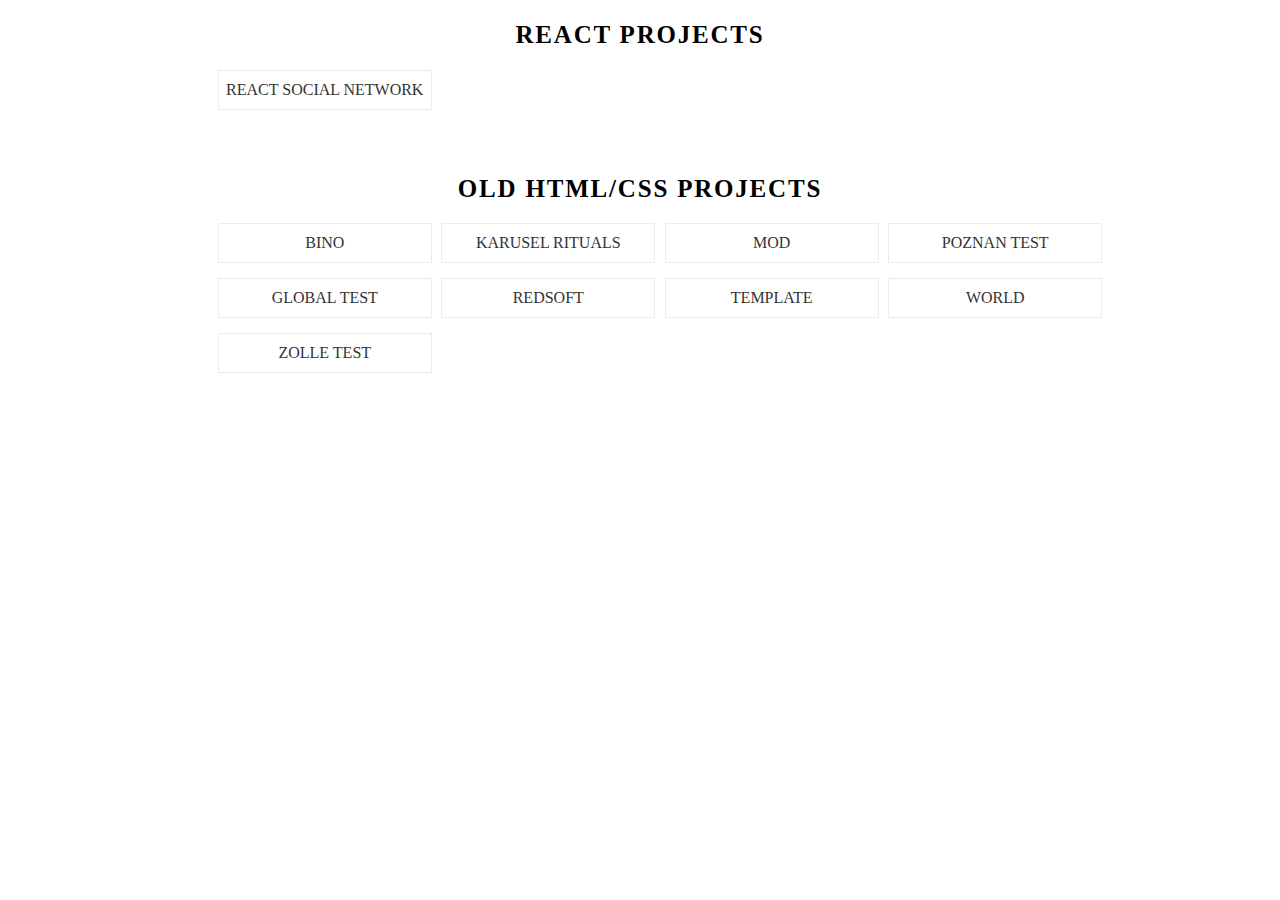
<file: index.html>
<!DOCTYPE html>
<html lang="en">
<head>
    <meta charset="UTF-8">
    <title>Document</title>

    <link href="./style.css" rel="stylesheet">
</head>
<body>
    <h2 class="block_title">React projects</h2>
    <ul class="old_projects-list">
        <li>
            <a href="./react-social-network">React Social Network</a>
        </li>        
    </ul>
    <h2 class="block_title">Old html/css projects</h2>
    <ul class="old_projects-list">
        <li>
            <a href="./bino">Bino</a>
        </li>
        <li>
            <a href="./karusel-rituals">Karusel Rituals</a>
        </li>
        <li>
            <a href="./mod">Mod</a>
        </li>
        <li>
            <a href="./poznan_test">Poznan Test</a>
        </li>
        <li>
            <a href="./global_test">Global Test</a>
        </li>
        <li>
            <a href="./redsoft">Redsoft</a>
        </li>
        <li>
            <a href="./template">Template</a>
        </li>
        <li>
            <a href="./world">World</a>
        </li>
        <li>
            <a href="./zolle">Zolle Test</a>
        </li>
    </ul>
</body>
</html>
</file>
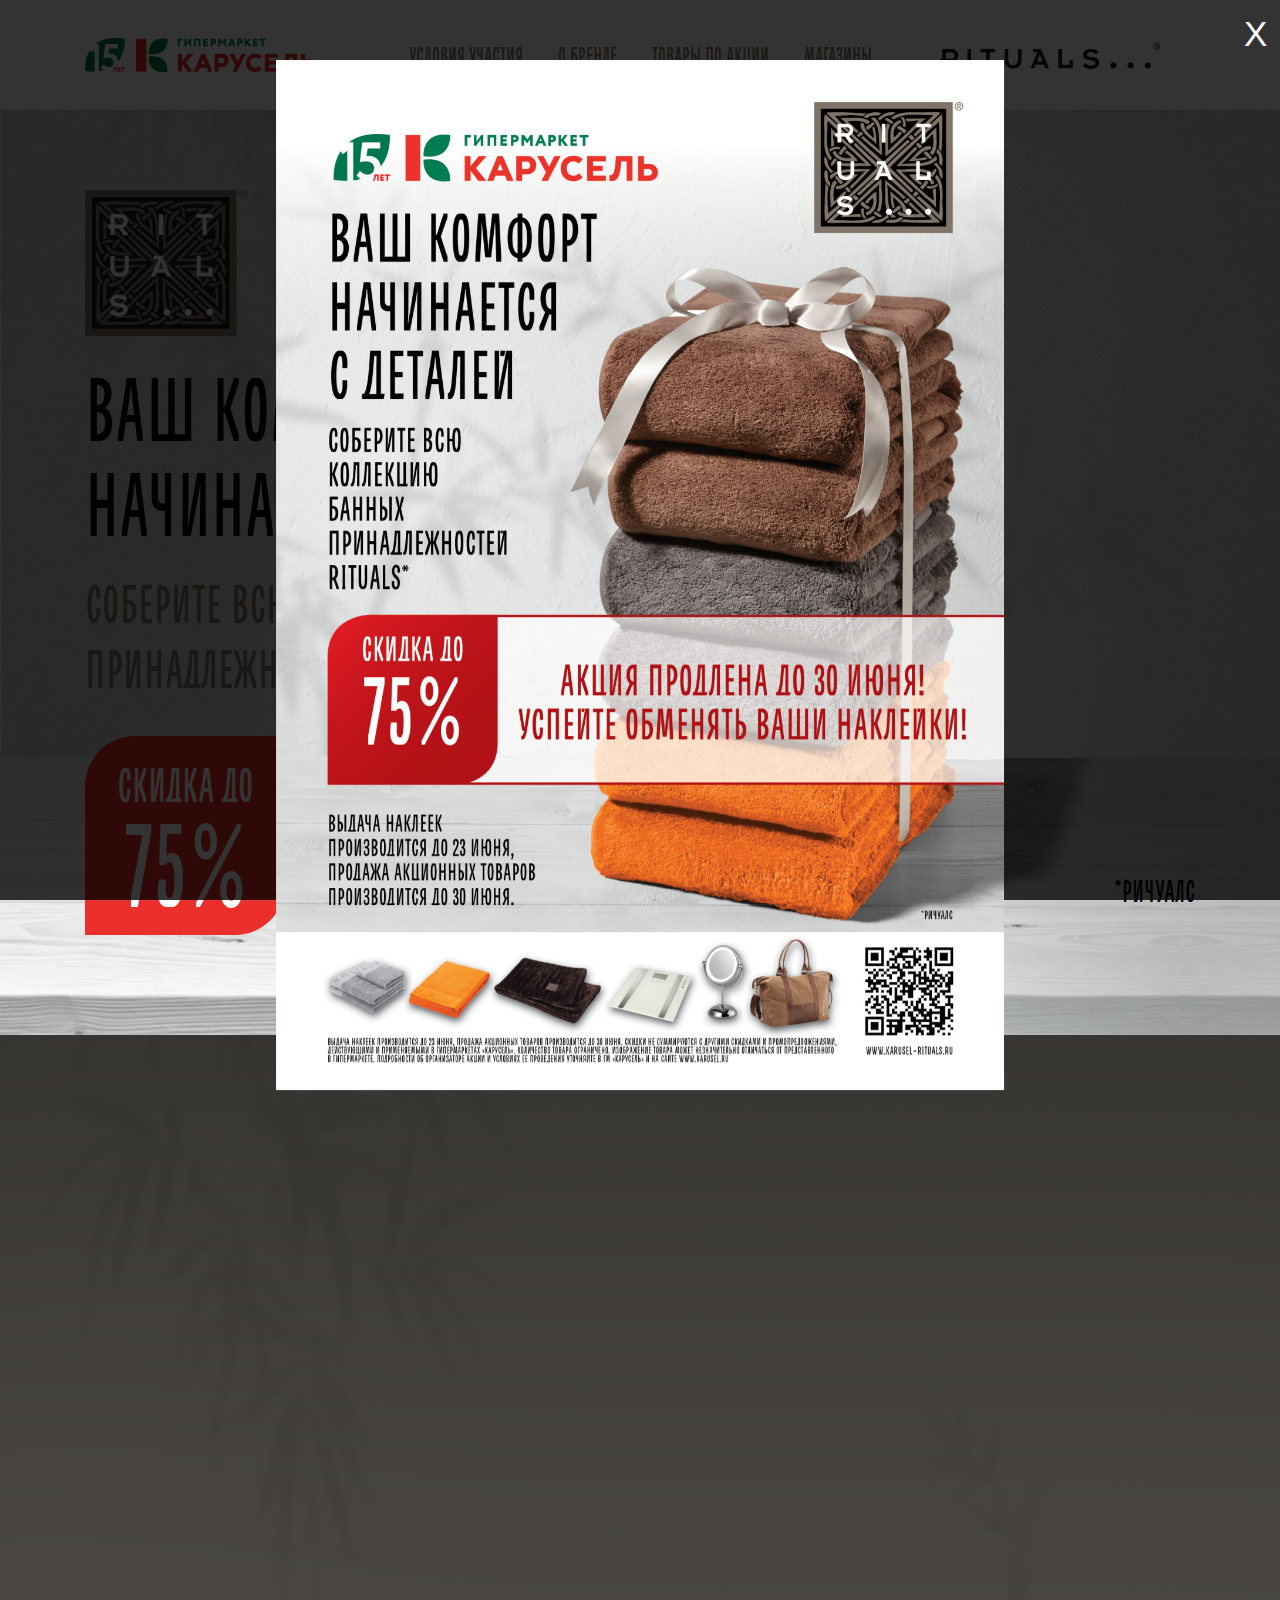
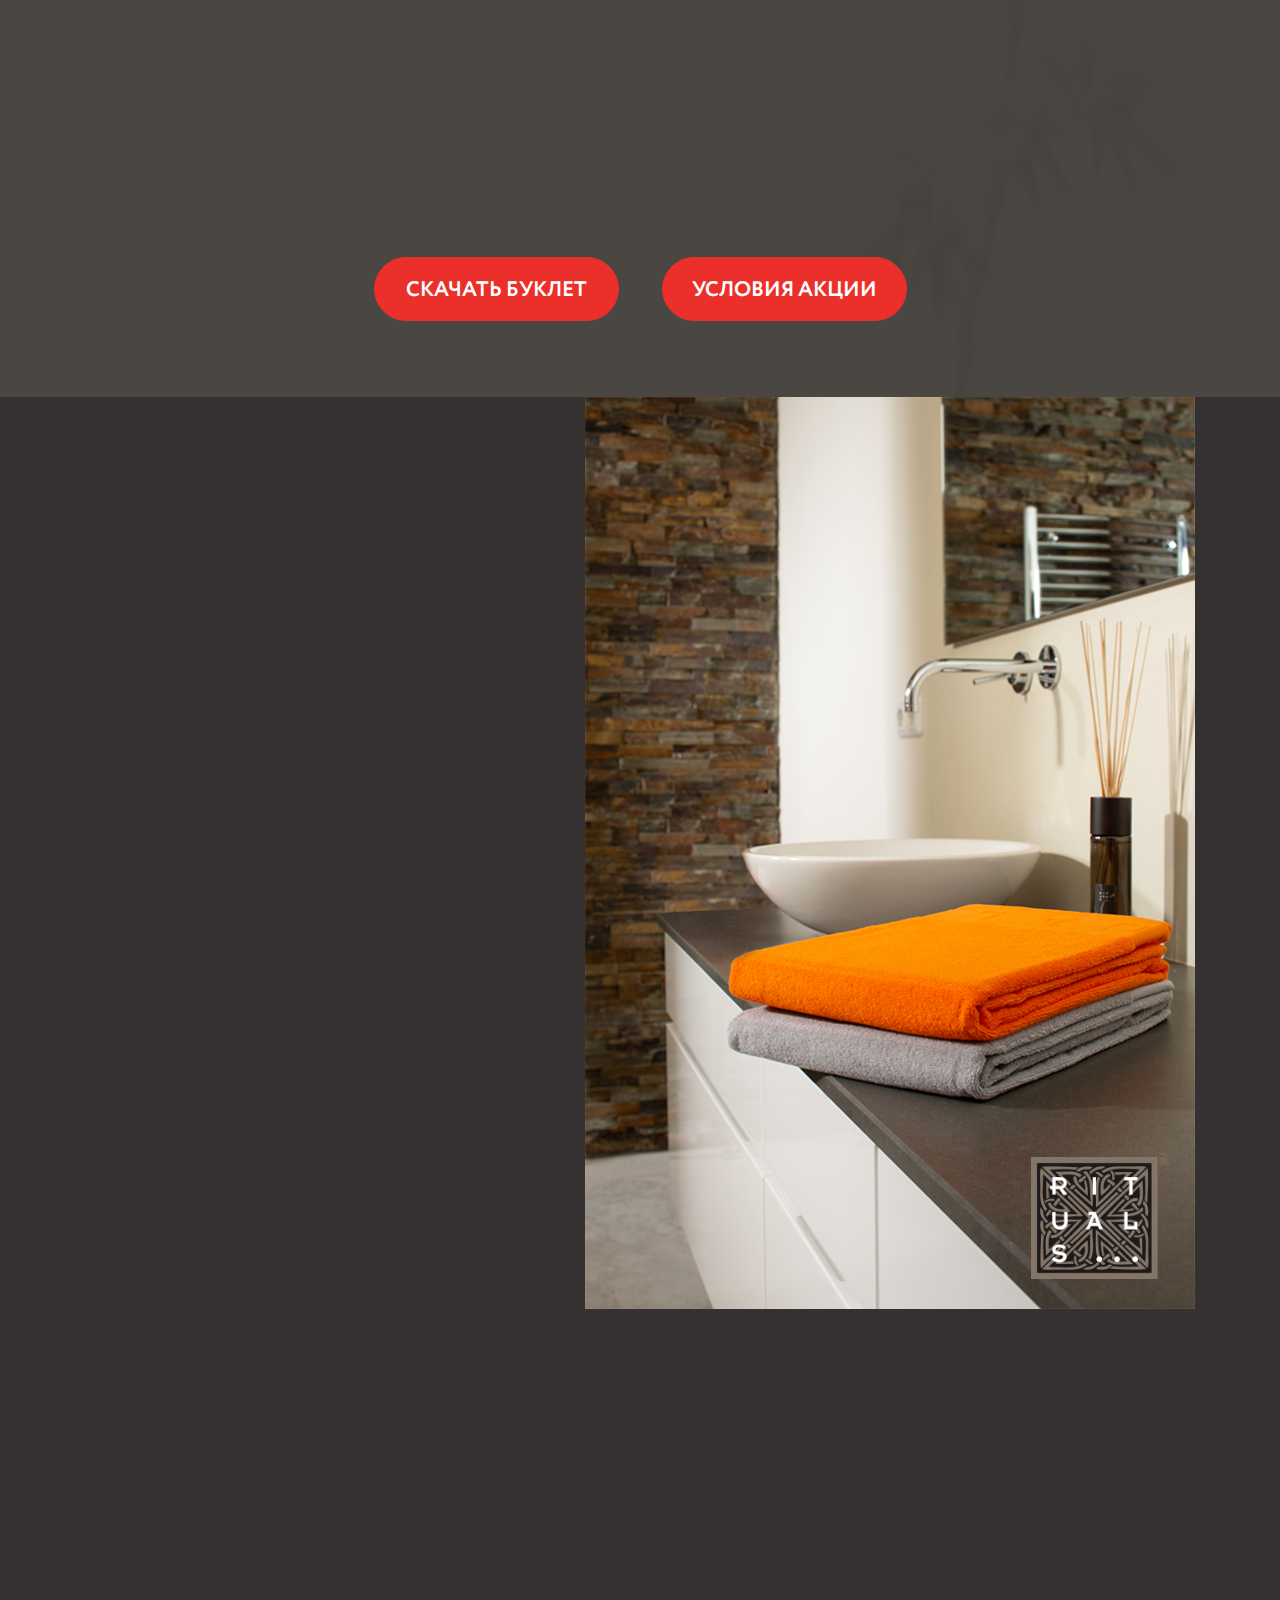
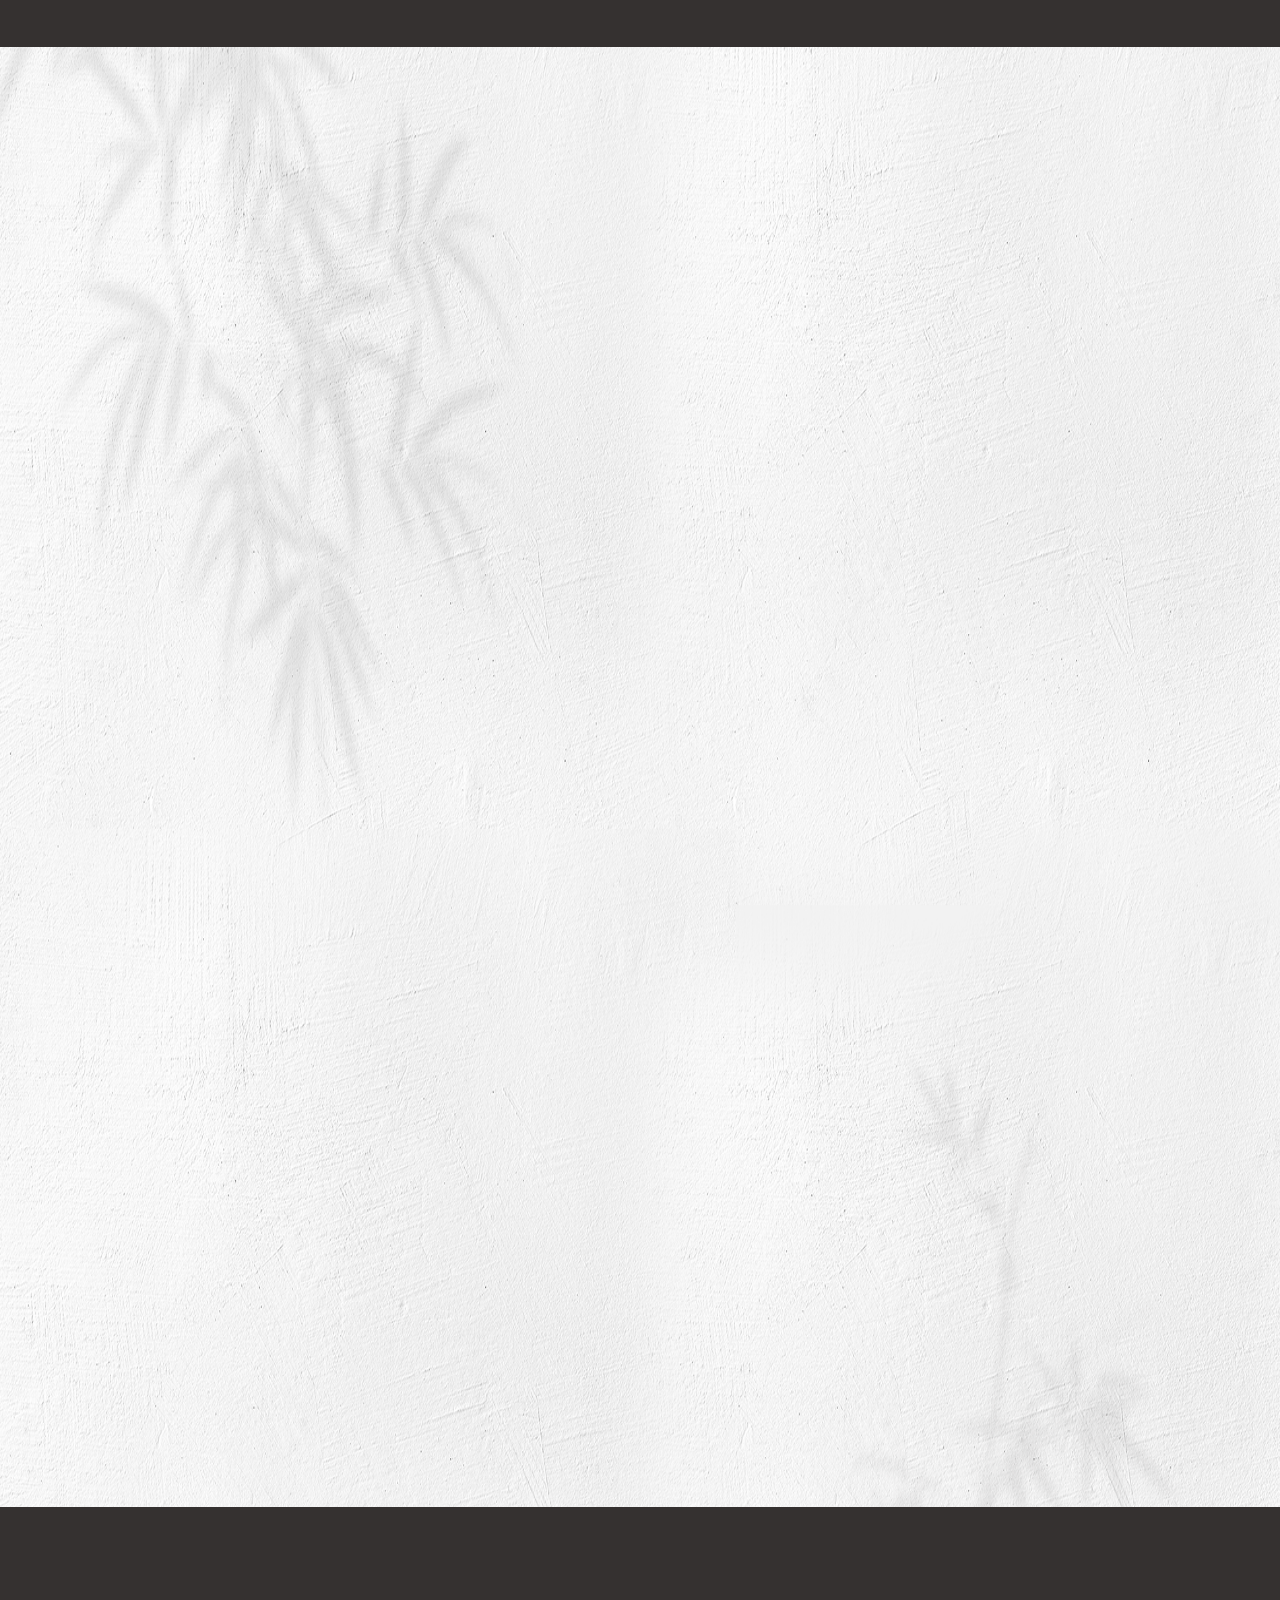
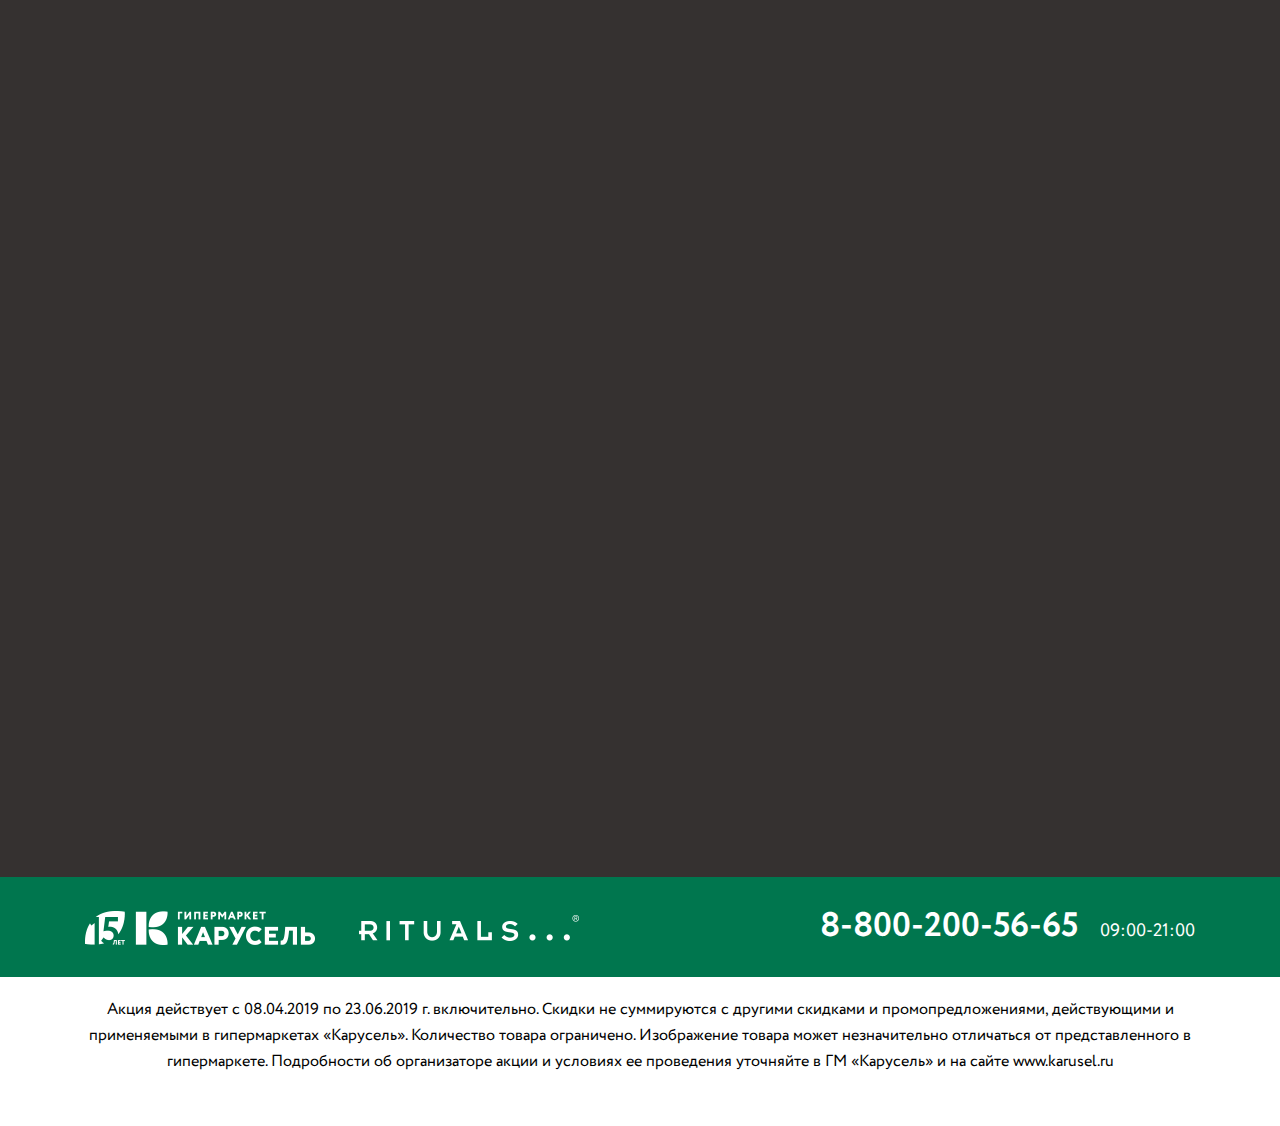
<file: karusel-rituals/index.html>
<!DOCTYPE html>
<html lang="ru">

<head>

	<meta charset="utf-8">
	<!-- <base href="/"> -->

	<title>Rituals</title>
	<meta name="description" content="">

	<meta http-equiv="X-UA-Compatible" content="IE=edge">
	<meta name="viewport" content="width=device-width, initial-scale=1, maximum-scale=1">
	
	<!-- Template Basic Images Start -->
	<meta property="og:image" content="path/to/image.jpg">
	<link rel="icon" href="img/Logo_Rituals_Outline.png">
	<link rel="apple-touch-icon" sizes="180x180" href="img/favicon/apple-touch-icon-180x180.png">
	<!-- Template Basic Images End -->
	
	<!-- Custom Browsers Color Start -->
	<meta name="theme-color" content="#000">
	<!-- Custom Browsers Color End -->

	<link rel="stylesheet" href="css/main.min.css">
	<link rel="stylesheet" href="css/add.css">
	<link rel="stylesheet" href="css/add2.css">

	<script src="https://api-maps.yandex.ru/2.1.17/?apikey=<fc9cb32e-ef40-47f6-83db-74e3b1b254e6>&lang=ru_RU" type="text/javascript"></script>

</head>

<body style="visibility: hidden" onload="setTimeout ('document.body.style.visibility = \'visible\'', 0)">
<!--<body>-->
<div id="modal_form">
		<img src="img/popup.jpg" class="css-adaptive">

	</div>
	<div id="overlay">
		<span id="modal_close">X</span>
	</div><!-- Пoдлoжкa -->
	<!-- Custom HTML -->
	<div class="top">
		<div class="container">

			<div class="row d-flex align-items-center justify-content-lg-between">

				<div class="col-xl-3 col-lg-2 col-md-4 col-sm-4 col-5 order-first order-first">
					<a href="http://www.karusel.ru" target="_blank" class="top__logo-carusel">
						<img src="img\carusel_logo.png" alt="">
					</a>
				</div>
				<div class="col-xl-6 col-lg-8 col-md-2 col-sm-3 col-2 order-sm-last order-lg-first order-last">
					<div class="nav_mobile"></div>
					<ul id="top-nav" class="top-nav revealator-slidedown revealator-delay2">
						<li>
							<a href="#conditions">Условия участия</a>
						</li>
						<li>
							<a href="#brand">О бренде</a>
						</li>
						<li>
							<a href="#action">Товары по акции</a>
						</li>
						<li>
							<a href="#shops">Магазины</a>
						</li>
					</ul>
				</div>
				<div class="col-xl-3 col-lg-2 col-md-6 col-sm-5 col-5">
					<a href="" class="top__logo-rituals">
						<img src="img\Rituals_Logo_Horizontal.png" alt="">
					</a>
				</div>

			</div>

		</div>
	</div>

	<div class="main" id="main">
		<div class="container">
			<div class="row">
				<div class="col-xl-12 offset-xl-0 offset-lg-2 col-lg-3 col-md-4
				col-sm-4 col-3 offset-md-0 offset-sm-2 offset-3 order-last order-xl-first main__logo-wrap">
					<a href="" class="main__logo revealator-rotateright">
						<img src="img/Logo_Rituals_Outline.png" alt="">
					</a>
				</div>
				<div class="col-xl-7 col-lg-7 col-md-8 col-sm-6 col-6 order-first order-xl-last main__title-wrap">
					<h1 class="main__title revealator-rotateright revealator-delay1">
						ваш комфорт
						начинается c деталей
					</h1>
				</div>
			</div>
			<div class="row">
				<div class="col-xl-7 col-lg-5 col-md-7 col-sm-5 col-6">
					<p class="main__text revealator-rotateright revealator-delay1">
						Cоберите всю коллекцию банных
						принадлежностей RITUALS*
					</p>
				</div>
			</div>
			<div class="row">
				<div class="col-xl-12 d-flex justify-content-start flex-md-wrap flex-sm-wrap flex-wrap">
					<div class="main__sale revealator-rotateright revealator-delay2">
						СКИДКА до
						<span class="main__sale-big">75%</span>
					</div>
					<p class="main__sale-info revealator-rotateright revealator-delay2">
						акция проводится <br>
						с 8 апреля по 23 июня
					</p>
					<p class="main__mark revealator-rotateright revealator-delay2">
						*Ричуалс
					</p>
				</div>
			</div>
		</div>
	</div>

	<section class="conditions" id="conditions">
		<div class="container">

			<div class="row">
				<div class="col-xl-12">
					<h2 class="conditions__title revealator-slideright revealator-delay2">
						УСЛОВИЯ УЧАСТИЯ
					</h2>
				</div>
			</div>

			<div class="row">
				<div class="conditions__slider d-flex justify-content-xl-between
							justify-content-lg-center col-xl-12 offset-xl-0 col-lg-6 offset-lg-3 col-12 offset-0">
					<div class="conditions__item revealator-slidedown">
						<img src="img/conditions_1.png" alt="" class="conditions__item-img conditions__img-1">
						<h3 class="conditions__item-title">Совершайте покупки</h3>
						<p class="conditions__item-text">
							Совершайте покупки товаров <br>
							в гипермаркетах «Карусель» <br>
							c 08.04.2019 по 16.06.2019 г.
						</p>
					</div>
					<div class="conditions__item revealator-slidedown revealator-delay1">
						<img src="img/conditions_2.png" alt="" class="conditions__item-img">
						<h3 class="conditions__item-title">Собирайте наклейки</h3>
						<p class="conditions__item-text">
							Собирайте наклейки <br>
							за каждые 300 руб. в чеке <br>
							и вклеивайте в буклет
						</p>
					</div>
					<div class="conditions__item revealator-slidedown revealator-delay2">
						<img src="img/conditions_3.png" alt="" class="conditions__item-img">
						<div class="sale">
							СКИДКА до
							<span class="sale-big">75%</span>
						</div>
						<h3 class="conditions__item-title">Получайте СКИДКУ</h3>
						<p class="conditions__item-text">
							Получайте скидку до 75% <br>
							на акционные товары
						</p>
					</div>
				</div>

			</div>

			<div class="row">
				<div class="col-xl-12 conditions__download">
					<a href="download/promo.pdf" class="conditions__btn" download>Скачать буклет</a>
					<a href="download/conditions.pdf" class="conditions__btn" download>Условия Акции</a>
				</div>
			</div>
		</div>
	</section>

	<section class="brand" id="brand">
		<div class="container">
			<div class="row">
				<div class="col-xl-5 col-lg-12 col-md-12 col-12 text-md-center text-sm-left brand__info">
					<h2 class="brand__title revealator-slideright revealator-delay2">О бренде</h2>
					<a href="" class="brand__slider-logo hidden">
						<img src="img/Logo_Rituals_Outline.png" alt="">
					</a>
				</div>
			</div>
			<div class="row">
				<div class="col-xl-5 offset-xl-0 brand__info col-lg-8
							offset-lg-2 col-md-10 offset-md-1 col-12 offset-0
							order-last order-xl-first">
					<p class="brand__text revealator-slideleft revealator-delay2">
						Инновационный и элегантный бренд Rituals был создан в 2000 году
						Рэймондом Клустерменом. Сегодня продукция бренда Rituals доступна
						во многих странах мира.
					</p>
					<p class="brand__text brand__text-gold revealator-slideleft revealator-delay2">
						Вдохновленные мудростью и древними традициями азиатских культур,
						Rituals создали обширную коллекцию роскошных, но доступных по цене
						товаров для дома и тела.
					</p>
					<p class="brand__text brand__text-last revealator-slideleft revealator-delay2">
						Rituals предназначены для требовательных клиентов,
						которые придерживаются высоких стандартов и заботятся об
						окружающей среде. Компания использует только природные компоненты.
						Вся продукция имеет сертификаты европейских лабораторий.
					</p>
					<p class="brand__tagline revealator-slideleft revealator-delay2">
						Бренд Rituals предназначен для всех,
						кто хочет наслаждаться маленькими радостями жизни.
					</p>
				</div>
				<div class="col-xl-7 d-flex justify-content-xl-end
							justify-content-center col-12 order-first order-xl-last">
					<div class="brand__slider">
						<div class="brand__slider-item">
							<img src="img/brand_1.png" alt="">
							<a href="" class="brand__slider-logo">
								<img src="img/Logo_Rituals_Outline.png" alt="">
							</a>
						</div>
						<div class="brand__slider-item">
							<img src="img/brand_2.png" alt="">
							<a href="" class="brand__slider-logo">
								<img src="img/Logo_Rituals_Outline.png" alt="">
							</a>
						</div>
					</div>
				</div>
			</div>
		</div>
	</section>

	<section class="action" id="action">
		<div class="container">
			<h2 class="action__title revealator-slideright revealator-delay2">
				Товары по акции
			</h2>
			<div class="action__wrap d-flex justify-content-lg-between justify-content-center flex-wrap">

				<div class="action__item revealator-slidedown">
					<div class="action__slides action__slides-1">
						<div class="action__slides-item">
							<img src="img/action_1.png" alt="">
						</div>
						<div class="action__slides-item">
							<img src="img/action_2.png" alt="">
						</div>
						<div class="action__slides-item">
							<img src="img/action_3.png" alt="">
						</div>
					</div>
					<div class="action__item-info">
						<p>Банное полотенце</p>
						<p>70х140 см</p>
						<p class="line-through">2 399 РУБ.</p>
					</div>
					<div class="action__item-price">
						<div class="action__item-new">699</div>
						<span class="action__item-bonus">+ 15 НАКЛЕЕК</span>
						<div class="sale">
							СКИДКА
							<span class="sale-big">70%</span>
						</div>
					</div>
				</div>

				<div class="action__item revealator-slidedown revealator-delay1">
					<div class="action__slides action__slides-2">
						<div class="action__slides-item">
							<img src="img/action_6.png" alt="">
						</div>
						<div class="action__slides-item">
							<img src="img/action_5.png" alt="">
						</div>
						<div class="action__slides-item">
							<img src="img/action_4.png" alt="">
						</div>
					</div>
					<div class="action__item-info">
						<p>КОМПЛЕКТ ИЗ ТРЕХ ПОЛОТЕНЕЦ</p>
						<p>30х50 см – 1 шт.</p>
						<p>50х100 см – 2 шт.</p>
						<p class="line-through">2 999 РУБ.</p>
					</div>
					<div class="action__item-price">
						<div class="action__item-new">799</div>
						<span class="action__item-bonus">+ 15 НАКЛЕЕК</span>
						<div class="sale">
							СКИДКА
							<span class="sale-big">73%</span>
						</div>
					</div>
				</div>

				<div class="action__item revealator-slidedown revealator-delay2">
					<div class="action__slides action__slides-3">
						<div class="action__slides-item">
							<img src="img/action_7.png" alt="">
						</div>
						<div class="action__slides-item">
							<img src="img/action_8.png" alt="">
						</div>
					</div>
					<div class="action__item-info">
						<p>ПЛЕД</p>
						<p>170х130 см</p>
						<p class="line-through">3 299 РУБ.</p>
					</div>
					<div class="action__item-price">
						<div class="action__item-new action-new_4">1 499</div>
						<span class="action__item-bonus">+ 15 НАКЛЕЕК</span>
						<div class="sale">
							СКИДКА
							<span class="sale-big">54%</span>
						</div>
					</div>
				</div>
			</div>
			<div class="action__wrap d-flex justify-content-lg-between justify-content-center flex-wrap">

				<div class="action__item revealator-slidedown">
					<div class="action__item-single">
						<img src="img/action_9.png" alt="">
					</div>
					<div class="action__item-info action__item-info_single">
						<p>сумка-шоппер</p>
						<p>60х38x17 см</p>
						<p class="line-through">5 499 РУБ.</p>
					</div>
					<div class="action__item-price">
						<div class="action__item-new action-new_4">1 399</div>
						<span class="action__item-bonus">+ 15 НАКЛЕЕК</span>
						<div class="sale">
							СКИДКА
							<span class="sale-big">74%</span>
						</div>
					</div>
				</div>

				<div class="action__item revealator-slidedown revealator-delay1">
					<div class="action__item-single">
						<img src="img/action_10.png" alt="">
					</div>
					<div class="action__item-info action__item-info_single">
						<p>зеркало С LED подсветкой</p>
						<p>для ванной</p>
						<p class="line-through">4 699 РУБ.</p>
					</div>
					<div class="action__item-price">
						<div class="action__item-new action-new_4">1 699</div>
						<span class="action__item-bonus">+ 15 НАКЛЕЕК</span>
						<div class="sale">
							СКИДКА
							<span class="sale-big">63%</span>
						</div>
					</div>
				</div>

				<div class="action__item revealator-slidedown revealator-delay2">
					<div class="action__item-single">
						<img src="img/action_11.png" alt="">
					</div>
					<div class="action__item-info action__item-info_single">
						<p>напольные весы</p>
						<p class="list-item">-электронный анализатор состава тела</p>
						<p class="list-item list-item_last">-встроенная память на 12 пользователей</p>
						<p class="line-through">4 299 РУБ.</p>
					</div>
					<div class="action__item-price">
						<div class="action__item-new action-new_4">1 199</div>
						<span class="action__item-bonus">+ 15 НАКЛЕЕК</span>
						<div class="sale">
							СКИДКА
							<span class="sale-big">72%</span>
						</div>
					</div>
				</div>

			</div>

		</div>
	</section>

	<section class="shops" id="shops">
		<div class="container">
			<h2 class="shops__title revealator-slideright revealator-delay2">Магазины</h2>
			<!--<form action="" class="shops__search">-->
				<!--<input name="" placeholder='Найдите "Карусель" рядом с вами' type="search" id="map__search">-->
				<!--<button type="submit">Поиск</button>-->
			<!--</form>-->
		</div>
		<div id="map" style="width: 100%; height: 750px"></div>
	</section>

	<div class="footer">
		<div class="container">
			<a href="http://www.karusel.ru" target="_blank" class="footer__logo">
				<img src="img/footer_logo.png" alt="">
			</a>
			<a href="" class="footer__rituals">
				<img src="img/footer_rituals.png" alt="">
			</a>
			<div class="footer__worktime">
				<a href="tel:88002005665">8-800-200-56-65</a>
				<p>09:00-21:00</p>
			</div>
		</div>
	</div>

	<div class="footer-info">
		<div class="container">
			<p>
				Акция действует c 08.04.2019 по 23.06.2019 г.
				включительно. Скидки не суммируются с другими скидками и
				промопредложениями, действующи­ми и применяемыми в гипермаркетах «Карусель».
				Количество товара ограничено. Изображение товара может незначительно отличаться от
				представленного в гипермаркете. Подробности об организаторе акции и условиях ее проведения
				уточняйте в ГМ «Карусель» и на сайте <a href="http://www.karusel.ru" target="_blank">www.karusel.ru</a>
			</p>
		</div>
	</div>


	<script src="js/script.min.js"></script>
	<script type="text/javascript">
		Revealator.effects_padding = '-300';
	</script>
	<script type="text/javascript">

		function init(){

			var myMap = new ymaps.Map('map', {
				center: [55.683034, 37.591723],
				zoom: 10,
				controls: ['smallMapDefaultSet']
			});

			var searchControl = new ymaps.control.SearchControl({
				options: {
                    size: 'large',
                    noPopup: 'true',
					provider: 'yandex#search'
				}
			});

			myMap.controls.add(searchControl);
			searchControl.search('Карусель гипермаркет');

			myMap.behaviors.disable('scrollZoom');
			// myMap.behaviors.get('drag').disable();
			// myMap.behaviors.disable('drag');
			// myMap.behaviors.get('multiTouch').disable();
            // myMap.behaviors.disable('multiTouch');

		}
		ymaps.ready(init);
	</script>
    <!-- Yandex.Metrika counter -->
    <script type="text/javascript" >
        (function(m,e,t,r,i,k,a){m[i]=m[i]||function(){(m[i].a=m[i].a||[]).push(arguments)};
        m[i].l=1*new Date();k=e.createElement(t),a=e.getElementsByTagName(t)[0],k.async=1,k.src=r,a.parentNode.insertBefore(k,a)})
        (window, document, "script", "https://mc.yandex.ru/metrika/tag.js", "ym");

        ym(53071441, "init", {
        clickmap:true,
        trackLinks:true,
        accurateTrackBounce:true,
        webvisor:true
        });
    </script>
    <noscript><div><img src="https://mc.yandex.ru/watch/53071441" style="position:absolute; left:-9999px;" alt="" /></div></noscript>
    <!-- /Yandex.Metrika counter -->
</body>
</html>
</file>
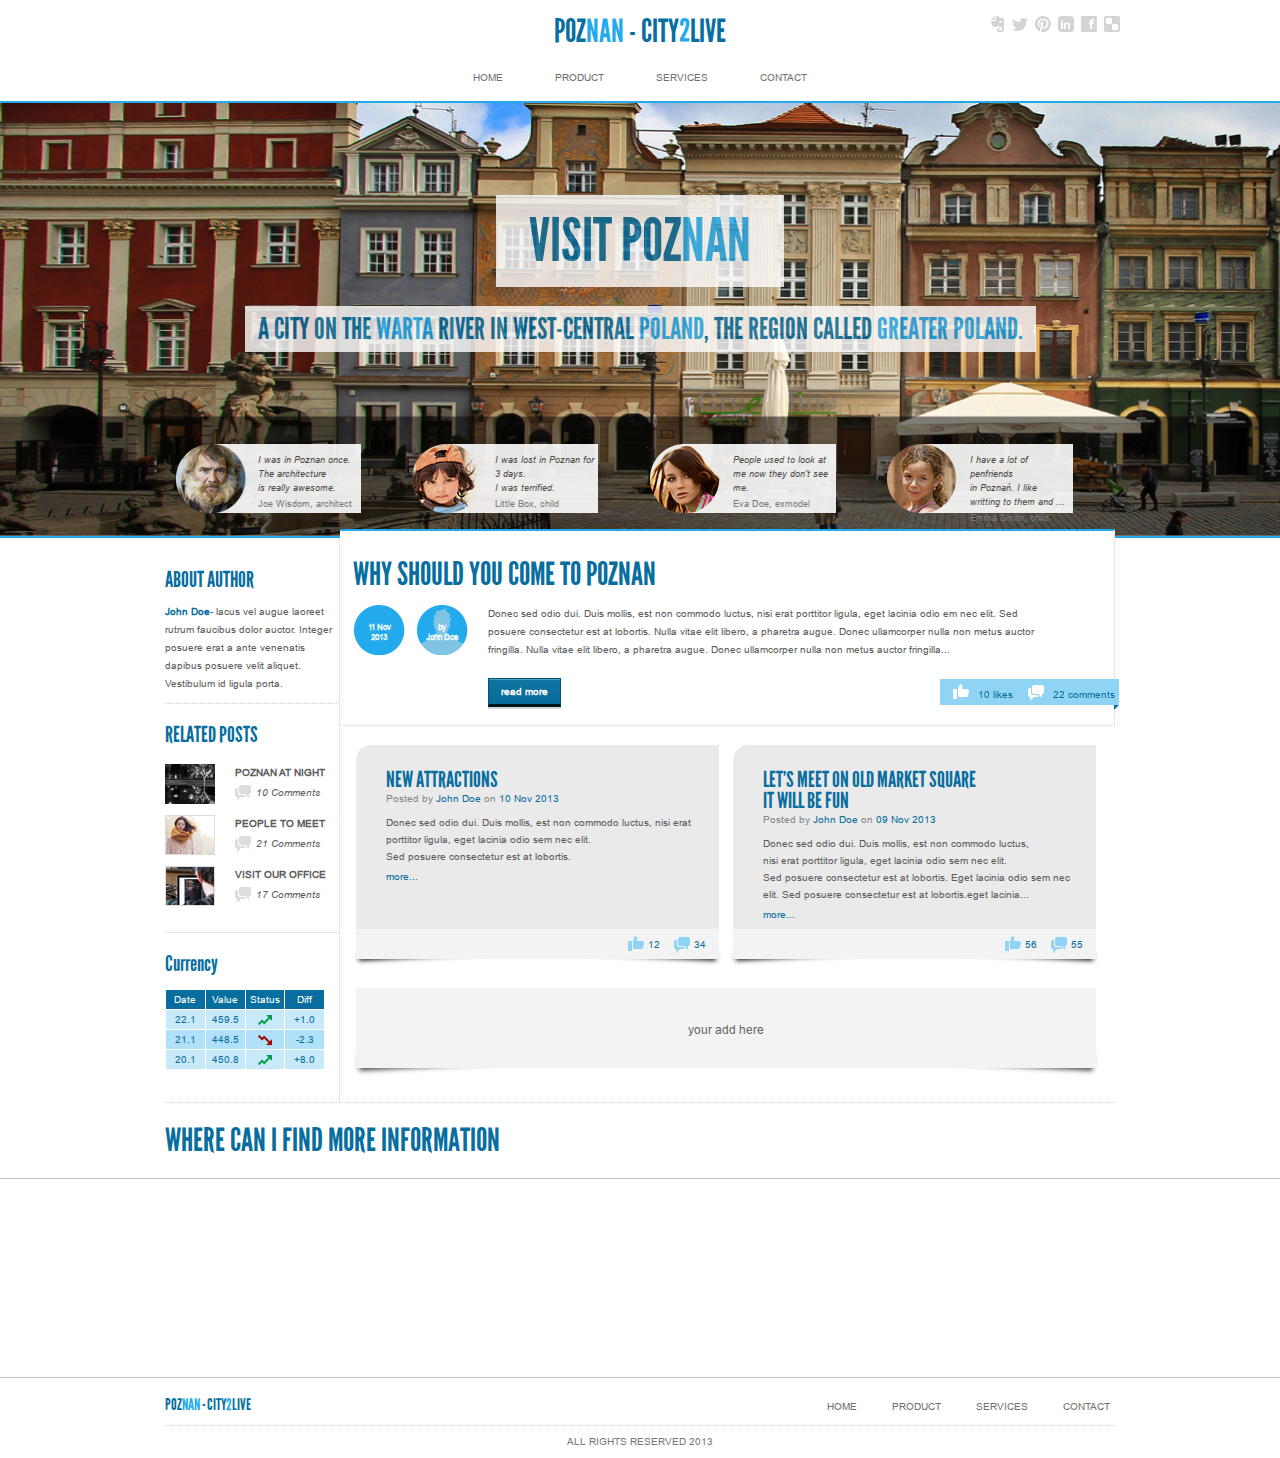
<file: poznan_test/index.html>
<!DOCTYPE html>
<html lang="ru">

<head>

	<meta charset="utf-8">

	<title>Poznan</title>
	<meta name="description" content="">

	<meta http-equiv="X-UA-Compatible" content="IE=edge">
	<meta name="viewport" content="width=device-width, initial-scale=1, maximum-scale=1">

	<!-- Chrome, Firefox OS and Opera -->
	<meta name="theme-color" content="#000">
	<!-- Windows Phone -->
	<meta name="msapplication-navbutton-color" content="#000">
	<!-- iOS Safari -->
	<meta name="apple-mobile-web-app-status-bar-style" content="#000">

	<link rel="stylesheet" href="css/main.min.css">

</head>

<body>
	<div class="container">

		<header class="header">

			<a href="" class="header__logo">
				Poz<span class="text_cyan">nan</span> - city<span class="text_cyan">2</span>live
			</a>
			<ul class="header__nav">
				<li>
					<a href="">Home</a>
				</li>
				<li>
					<a href="">Product</a>
				</li>
				<li>
					<a href="">Services</a>
				</li>
				<li>
					<a href="">Contact</a>
				</li>
			</ul>
			<ul class="header__social">
				<li>
					<a href=""><img src="img/header_evernote.png" alt=""></a>
				</li>
				<li>
					<a href=""><img src="img/header_twitter.png" alt=""></a>
				</li>
				<li>
					<a href=""><img src="img/header_pinterest.png" alt=""></a>
				</li>
				<li>
					<a href=""><img src="img/header_linkedin.png" alt=""></a>
				</li>
				<li>
					<a href=""><img src="img/header_facebook.png" alt=""></a>
				</li>
				<li>
					<a href=""><img src="img/header_delicious.png" alt=""></a>
				</li>
			</ul>

		</header>

	</div>

	<section class="main">
		<div class="container">
			<h1 class="main__title">
				Visit Poz<span class="text_cyan">nan</span> 
			</h1>
			<p class="main__subtitle">
				A city on the <span class="text_cyan">Warta</span> river in west-central <span class="text_cyan">Poland</span>, the region called <span class="text_cyan">Greater Poland.</span>
			</p>
			<ul class="main__feedback">
				<li>
					<img src="img/main_1.png" alt="">
					<p class="main__feedback-text">
						I was in Poznan once. The architecture <br>is really awesome.
					</p>
					<p class="main__feedback-author">
						Joe Wisdom, architect
					</p>
				</li>
				<li>
					<img src="img/main_2.png" alt="">
					<p class="main__feedback-text">
						I was lost in Poznan for 3 days. <br>I was terrified.
					</p>
					<p class="main__feedback-author">
						Little Box, child
					</p>
				</li>
				<li>
					<img src="img/main_3.png" alt="">
					<p class="main__feedback-text">
						People used to look at me now they don’t see me.
					</p>
					<p class="main__feedback-author">
						Eva Doe, exmodel
					</p>
				</li>
				<li>
					<img src="img/main_4.png" alt="">
					<p class="main__feedback-text">
						I have a lot of penfriends<br> in Poznań. I like <br>writting to them and ...
					</p>
					<p class="main__feedback-author">
						Emma Smith, child
					</p>
				</li>
			</ul>
		</div>
	</section>

	<div class="container">
		<div class="content clearfix">
			<div class="content__sidebar">

				<div class="content__author">
					<h3 class="content__title">
						ABOUT AUTHOR
					</h3>
					<p class="content__author-text">
						<span>John Doe</span>- lacus vel augue laoreet rutrum faucibus dolor auctor.
						 Integer posuere erat a ante venenatis dapibus posuere velit aliquet. Vestibulum id ligula porta.
					</p>
				</div>

				<div class="content__posts">
					<h3 class="content__title">
						RELATED POSTS
					</h3>
					<ul class="content__posts-list">
						<li>
							<a href="">
								<img src="img/content__posts-1.png" alt="" class="content__posts-img">
								<h4 class="content__posts-title">
									POZNAN AT NIGHT
								</h4>
								<img src="img/speech_grey.png" alt="" class="content__posts-dialog">
								<p class="content__posts-comments">
									10 Comments
								</p>
							</a>
						</li>
						<li>
							<a href="">
								<img src="img/content__posts-2.png" alt="" class="content__posts-img">
								<h4 class="content__posts-title">
									PEOPLE TO MEET
								</h4>
								<img src="img/speech_grey.png" alt="" class="content__posts-dialog">
								<p class="content__posts-comments">
									21 Comments
								</p>
							</a>
						</li>
						<li>
							<a href="">
								<img src="img/content__posts-3.png" alt="" class="content__posts-img">
								<h4 class="content__posts-title">
									VISIT OUR OFFICE
								</h4>
								<img src="img/speech_grey.png" alt="" class="content__posts-dialog">
								<p class="content__posts-comments">
									17 Comments
								</p>
							</a>
						</li>
					</ul>
				</div>

				<div class="content__currency">
		         <h3 class="content__title">Currency</h3>
		         <table class="content__currency-table">      
		            <tr>
		              <th>Date</th>
		              <th>Value</th>
		              <th>Status</th>
		              <th>Diff</th>
		            </tr> 
		            <tr>
		              <td>22.1</td>
		              <td>459.5</td>
		              <td>
		                <img src="img/arrow-up.png" alt="">
		              </td>
		              <td>+1.0</td>
		            </tr>
		            <tr>
		              <td>21.1</td>
		              <td>448.5</td>
		              <td>
		                <img src="img/arrow-down.png" alt="">
		              </td>
		              <td>-2.3</td>
		            </tr>
		            <tr>
		              <td>20.1</td>
		              <td>450.8</td>
		              <td>
		                <img src="img/arrow-up.png" alt="">
		              </td>
		              <td>+8.0</td>
		            </tr>
		          </table>
        		</div>      		

			</div>
			
			<div class="content__main">

				<div class="content__welcome clearfix">
        		  <h2 class="content__welcome-title">
        		  		WHY SHOULD YOU COME TO POZNAN
        		  	</h2>
        		  	<div class="content__welcome-avatar">
        		  		11 Nov<br>2013 
        			</div>
        		 	<div class="content__welcome-person">
        		  		by <br> John Doe
        			</div>
        		 	<p class="content__welcome-info">
	        		   Donec sed odio dui. Duis mollis, est non commodo luctus, nisi erat porttitor ligula, eget lacinia odio  em nec elit. Sed posuere 
	        		   consectetur est at lobortis. Nulla vitae elit libero, a pharetra augue. Donec  ullamcorper nulla non metus auctor fringilla. 
	        		   Nulla vitae elit libero, a pharetra augue. Donec  ullamcorper nulla non metus auctor fringilla... 
        		  	</p>
        		  	<a href="" class="content__welcome-btn">read more</a>                  
        		 	<div class="content__welcome-stat">
	        		   <img src="img/up.png" alt="" class="content__welcome-stat-like">
	        		   <a href="" class="content__welcome-stat-info">10 likes</a>
	        		   <img src="img/speech.png" alt="" class="content__welcome-stat-speech">
	        		   <a href="" class="content__welcome-stat-info">22 comments</a>
        			</div>
        		</div>

        		<div class="content__news clearfix">
        			<div class="content__news-item">
        				<h3 class="content__title">
        					NEW ATTRACTIONS
        				</h3>
        				<p class="content__news-info">
        					Posted by <a href="">John Doe</a>  on <a href="">10 Nov 2013</a>
        				</p>
        				<p class="content__news-text">
        					Donec sed odio dui. Duis mollis, est non commodo luctus, 
        					nisi erat porttitor ligula, eget lacinia odio sem nec elit. <br> 
        					Sed posuere consectetur est at lobortis.
        				</p>
        				<a href="" class="content__news-more">more...</a>
        				<div class="content__news-stats">
        					<div class="content__news-stats_wrap">
        						<img src="img/up_blue.png" alt="" class="content__news-stats_like">
        						<a href="" class="content__news-stats_info">12</a>
        						<img src="img/speech_blue.png" alt="" class="content__news-stats_speech">
        						<a href="" class="content__news-stats_info">34</a>
        					</div>
        				</div>
        			</div>
        			<div class="content__news-item content__news-item_last">
        				<h3 class="content__title">
        					LET’S MEET ON OLD MARKET SQUARE
             			IT WILL BE FUN
        				</h3>
        				<p class="content__news-info">
        					Posted by <a href="">John Doe</a>  on <a href="">09 Nov 2013</a>
        				</p>
        				<p class="content__news-text">
        					Donec sed odio dui. Duis mollis, est non commodo luctus, <br> 
		               nisi erat porttitor ligula, eget lacinia odio sem nec elit. <br> 
		               Sed posuere consectetur est at lobortis. Eget lacinia odio sem nec elit. 
		               Sed posuere consectetur est at lobortis.eget lacinia...
        				</p>
        				<a href="" class="content__news-more">more...</a>
        				<div class="content__news-stats">
        					<div class="content__news-stats_wrap">
        						<img src="img/up_blue.png" alt="" class="content__news-stats_like">
        						<a href="" class="content__news-stats_info">56</a>
        						<img src="img/speech_blue.png" alt="" class="content__news-stats_speech">
        						<a href="" class="content__news-stats_info">55</a>
        					</div>
        				</div>
        			</div>
        			<div class="content__news-add">
        				<a href="">your add here</a>
        			</div>
        		</div>

			</div>			
		</div>		

	</div>

	<div class="map">
	  <div class="container">
	  	<h2 class="map__title">WHERE CAN I FIND MORE INFORMATION</h2>
	  </div>
	  <iframe class="map-api" src="https://www.google.com/maps/embed?pb=!1m14!1m12!1m3!1d4281654.178794788!2d33.26283569356921!3d48.685293754692566!2m3!1f0!2f0!3f0!3m2!1i1024!2i768!4f13.1!5e0!3m2!1sru!2sua!4v1517772589058" width="100%" height="200" frameborder="0" style="border-top: 1px solid #bfbfbf; border-bottom: 1px solid #bfbfbf" allowfullscreen></iframe>
	</div> 

	<div class="container">

		<footer class="footer clearfix">

			<a href="" class="footer__logo">
				Poz<span class="text_cyan">nan</span> - city<span class="text_cyan">2</span>live
			</a>
			<ul class="footer__nav">
				<li>
					<a href="">Home</a>
				</li>
				<li>
					<a href="">Product</a>
				</li>
				<li>
					<a href="">Services</a>
				</li>
				<li>
					<a href="">Contact</a>
				</li>
			</ul>			

		</footer>

		<div class="copyright">all rights reserved 2013</div>		

	</div>











	<script src="js/scripts.min.js"></script>

</body>
</html>
</file>
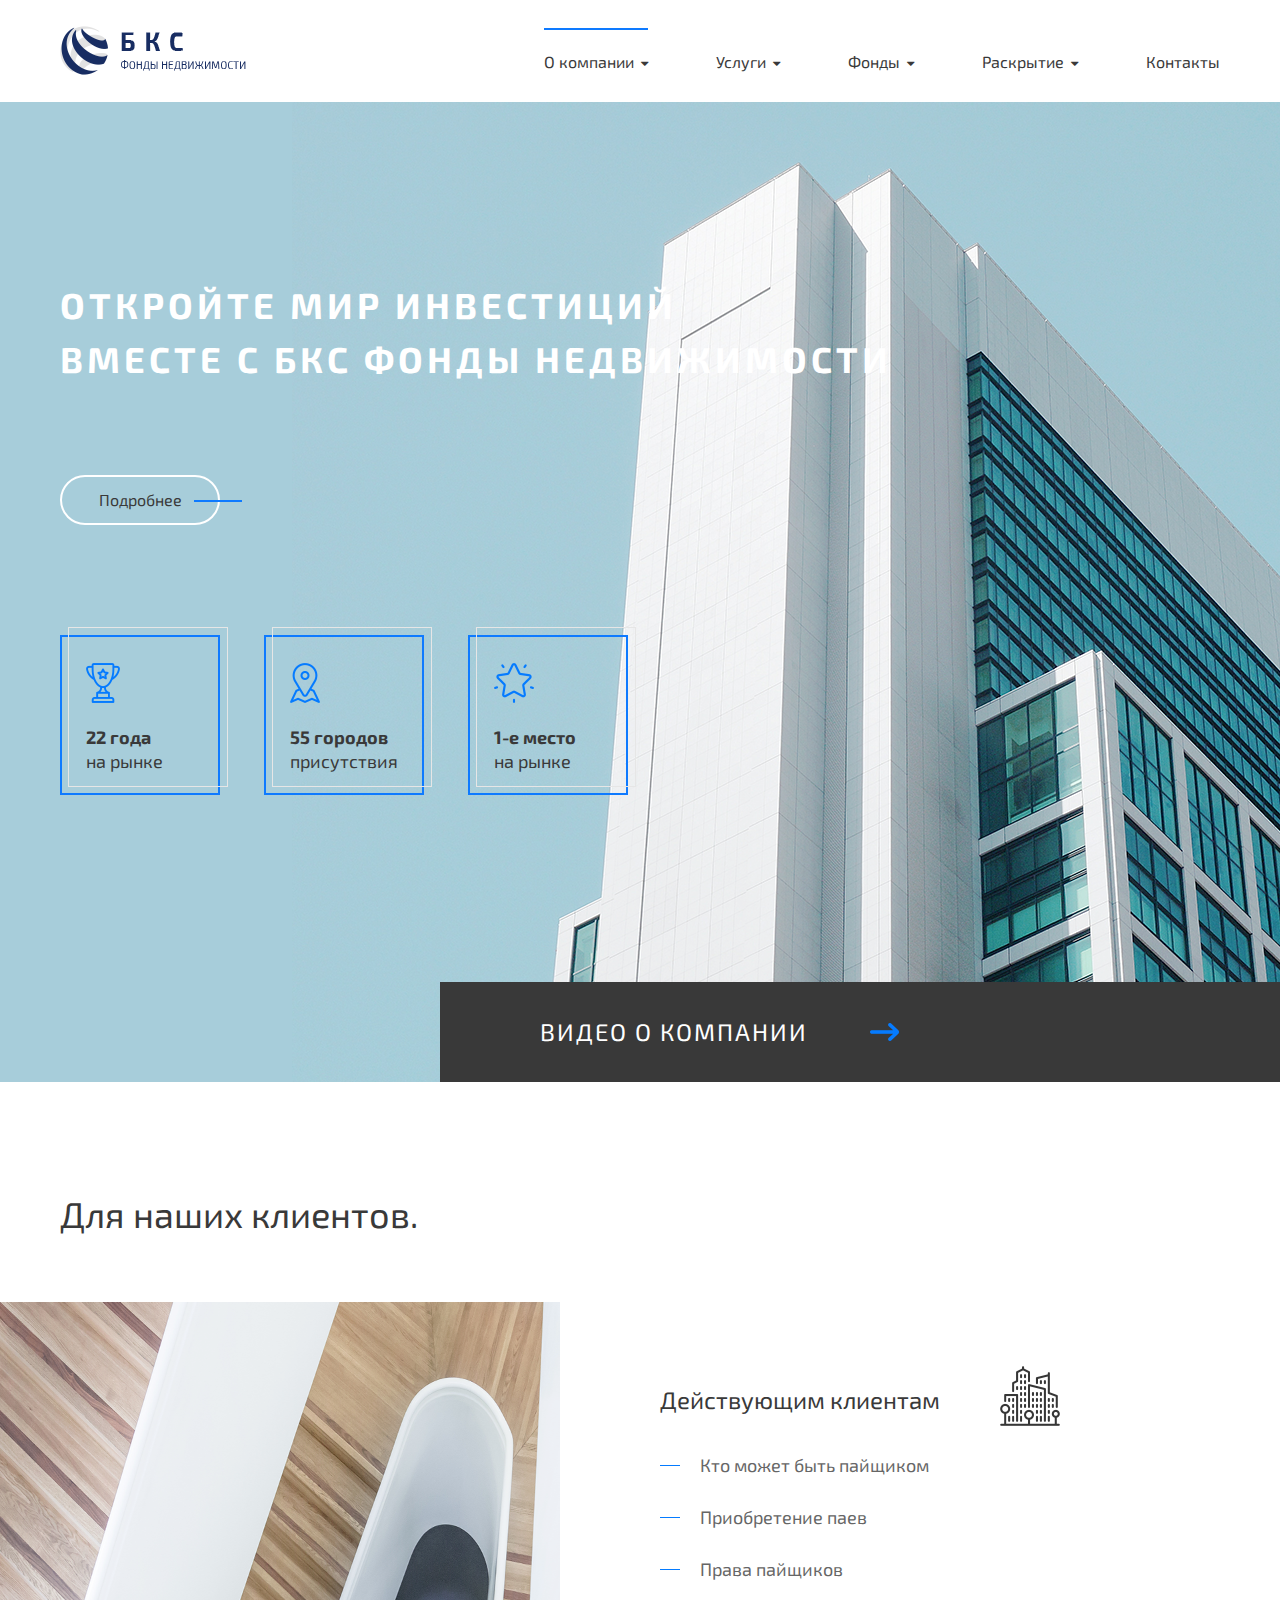
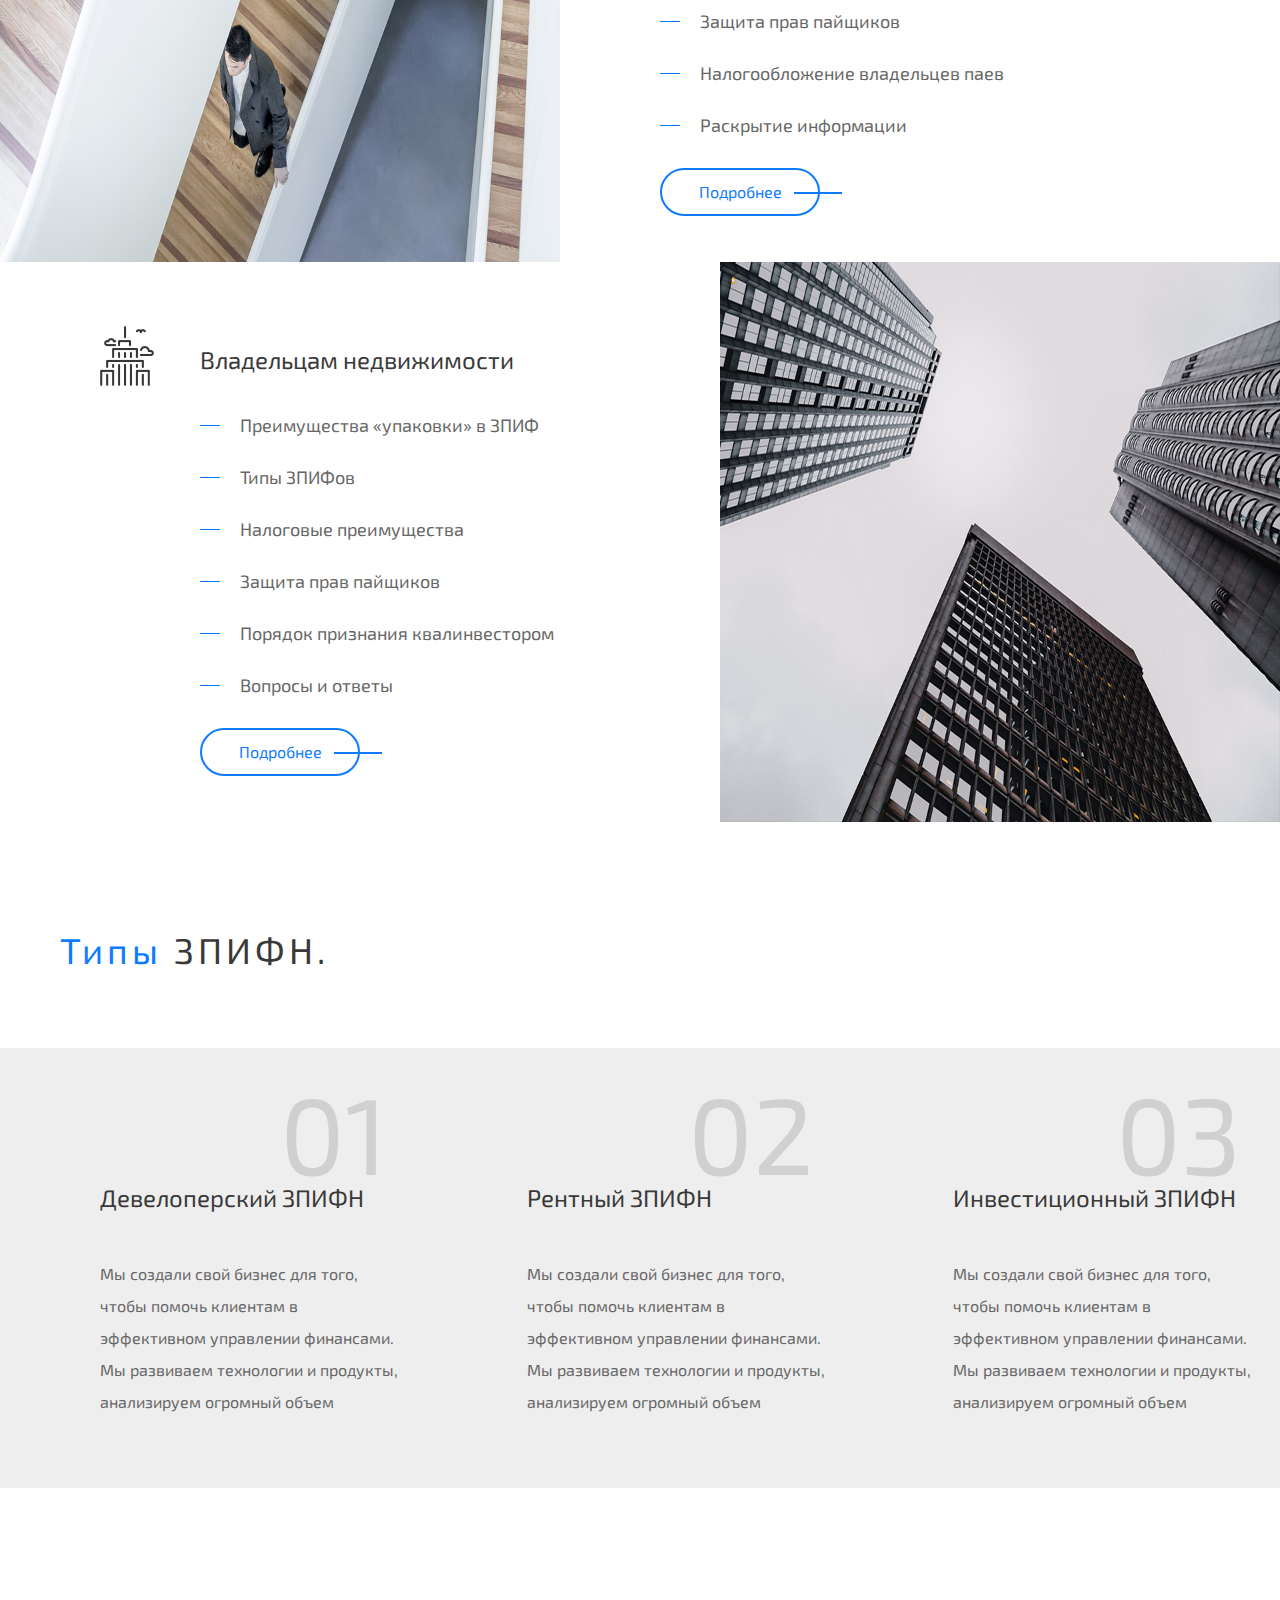
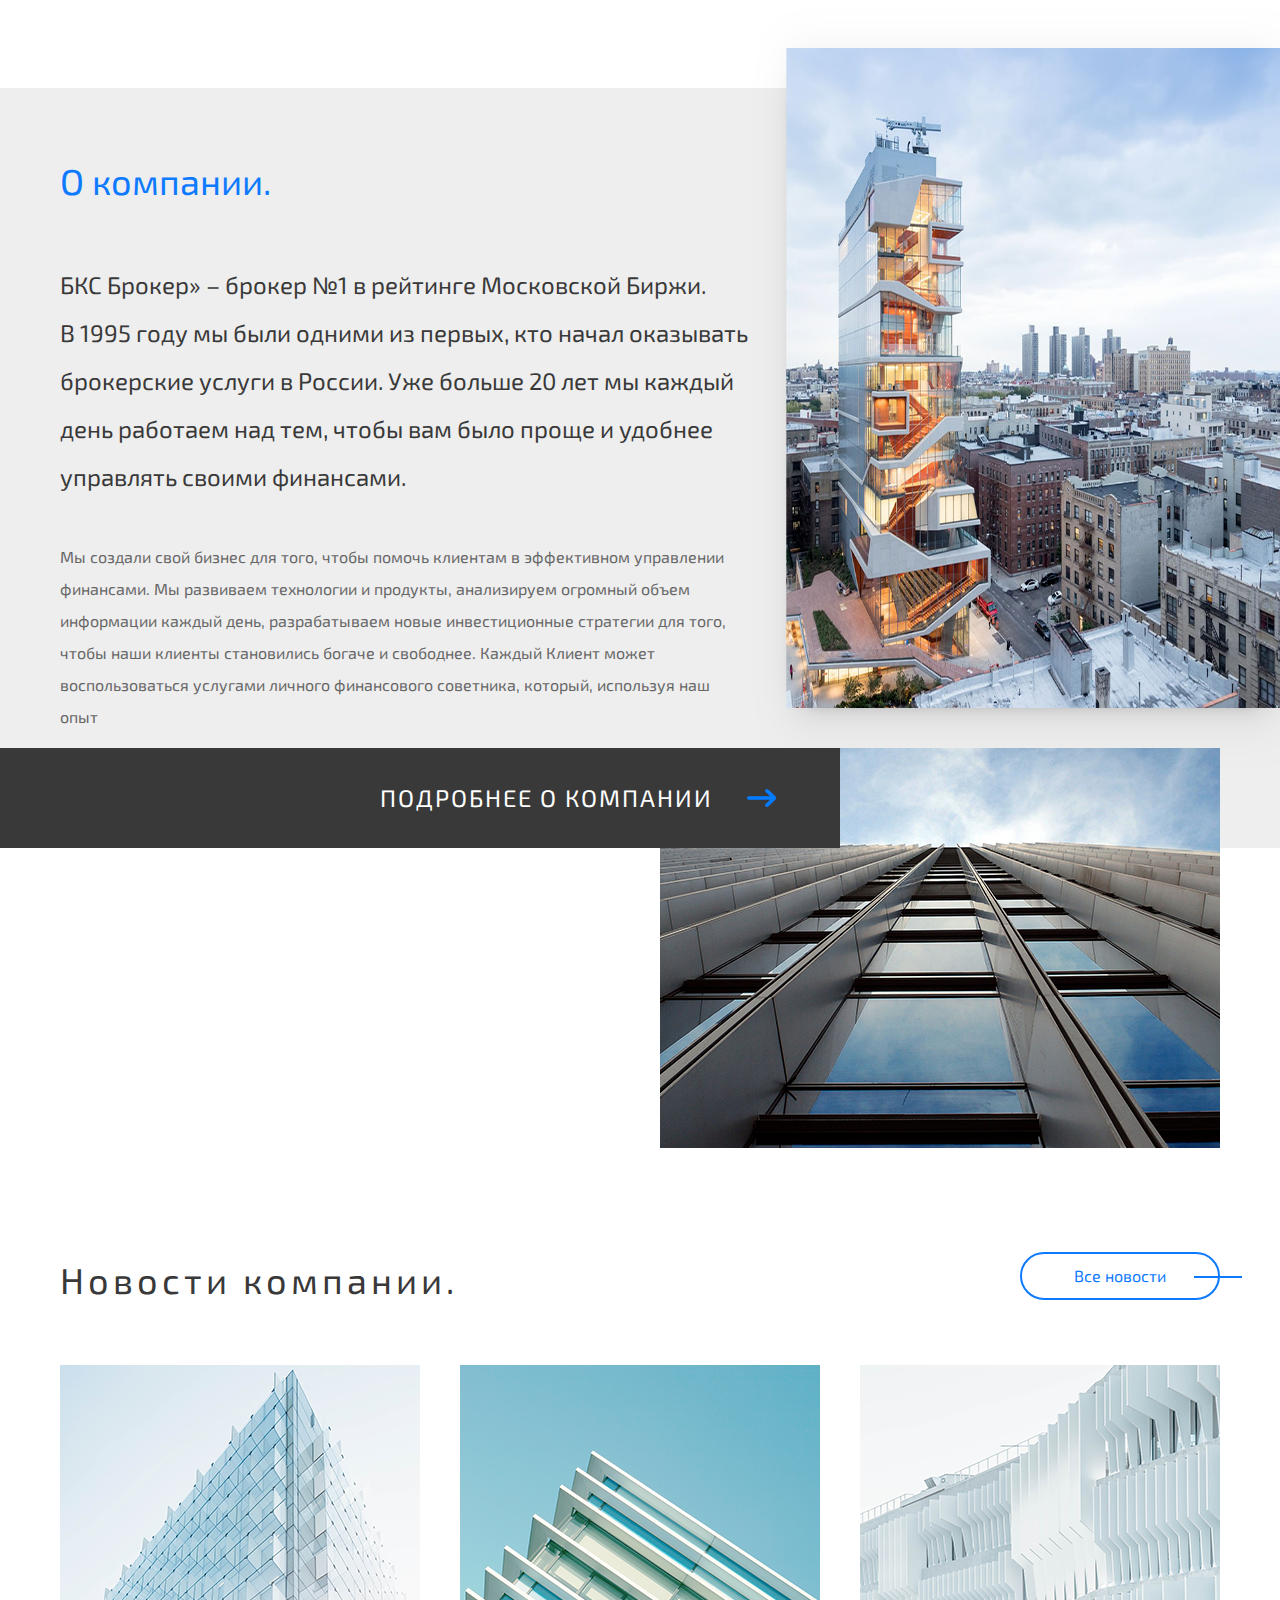
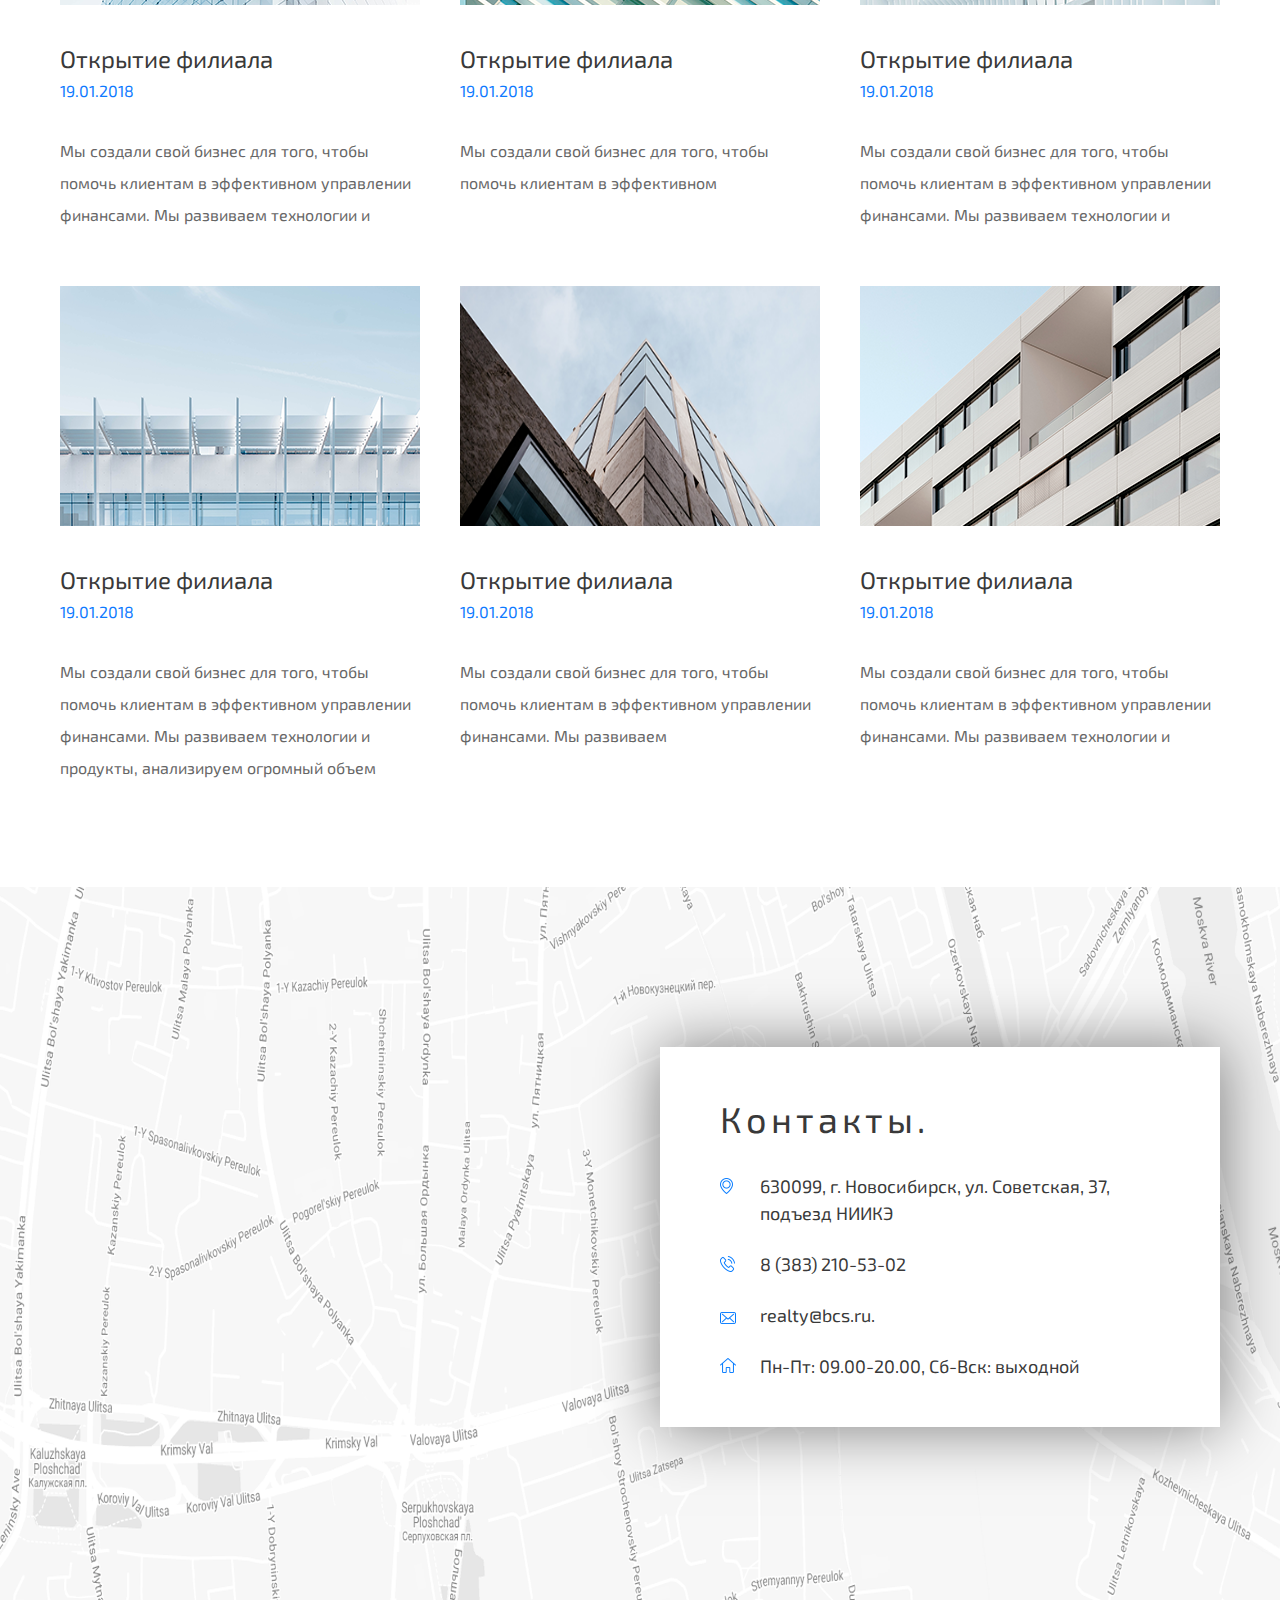
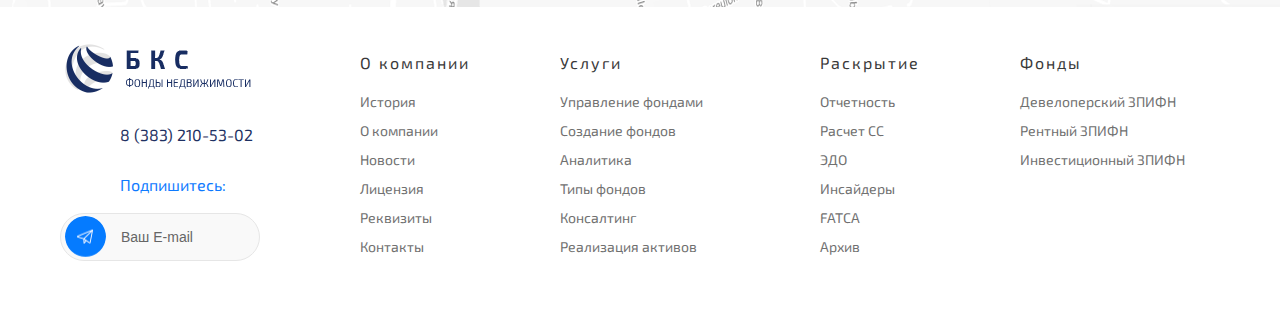
<file: Redsoft/index.html>
<!DOCTYPE html>
<html lang="ru">

<head>

	<meta charset="utf-8">

	<title>Title</title>
	<meta name="description" content="">

	<meta http-equiv="X-UA-Compatible" content="IE=edge">
	<meta name="viewport" content="width=device-width, initial-scale=1, maximum-scale=1">

	<meta property="og:image" content="path/to/image.jpg">	
	<!-- Chrome, Firefox OS and Opera -->
	<meta name="theme-color" content="#000">
	<!-- Windows Phone -->
	<meta name="msapplication-navbutton-color" content="#000">
	<!-- iOS Safari -->
	<meta name="apple-mobile-web-app-status-bar-style" content="#000">	
	<link rel="stylesheet" href="css/main.min.css">

</head>

<body>
	<header class="header">
		<div class="container clearfix">
			<a href="#" class="header__logo">
				<img src="img/logo.png" alt="" class="header__logo-img">
			</a>
			<nav class="header__nav">
				<ul class="header__nav-list">
					<li class="header__nav-item">
						<a href="#" class="header__nav-link active">О компании<i class="fa fa-caret-down"></i></a>
						<ul class="header__nav-sub">
							<li class="header__nav-sub-item">
							</li>
							<li class="header__nav-sub-item">
								<a href="" class="header__nav-sub-link">О компании</a>
							</li>
							<li class="header__nav-sub-item">
								<a href="" class="header__nav-sub-link">Новости</a>
							</li>
							<li class="header__nav-sub-item">
								<a href="" class="header__nav-sub-link">Лицензия</a>
							</li>
							<li class="header__nav-sub-item">
								<a href="" class="header__nav-sub-link">Реквизиты</a>
							</li>
							<li class="header__nav-sub-item">
								<a href="" class="header__nav-sub-link">Контакты</a>
							</li>
						</ul>
					</li>
					<li class="header__nav-item">
						<a href="#" class="header__nav-link">Услуги<i class="fa fa-caret-down" aria-hidden="true"></i></a>
						<ul class="header__nav-sub">
							<li class="header__nav-sub-item">
								<a href="" class="header__nav-sub-link">Управление фондами</a>
							</li>
							<li class="header__nav-sub-item">
								<a href="" class="header__nav-sub-link">Создание фондов</a>
							</li>
							<li class="header__nav-sub-item">
								<a href="" class="header__nav-sub-link">Аналитика</a>
							</li>
							<li class="header__nav-sub-item">
								<a href="" class="header__nav-sub-link">Типы фондов</a>
							</li>
							<li class="header__nav-sub-item">
								<a href="" class="header__nav-sub-link">Консалтинг</a>
							</li>
							<li class="header__nav-sub-item">
								<a href="" class="header__nav-sub-link">Реализация активов</a>
							</li>
						</ul>
					</li>
					<li class="header__nav-item">
						<a href="#" class="header__nav-link">Фонды<i class="fa fa-caret-down" aria-hidden="true"></i></a>
						<ul class="header__nav-sub">
							<li class="header__nav-sub-item">
								<a href="" class="header__nav-sub-link">Девелоперский ЗПИФН</a>
							</li>
							<li class="header__nav-sub-item">
								<a href="" class="header__nav-sub-link">Рентный ЗПИФН</a>
							</li>
							<li class="header__nav-sub-item">
								<a href="" class="header__nav-sub-link">Инвестиционный ЗПИФН</a>
							</li>
						</ul>
					</li>
					<li class="header__nav-item">
						<a href="#" class="header__nav-link">Раскрытие<i class="fa fa-caret-down" aria-hidden="true"></i></a>
						<ul class="header__nav-sub">
							<li class="header__nav-sub-item">
								<a href="" class="header__nav-sub-link">Отчетность</a>
							</li>
							<li class="header__nav-sub-item">
								<a href="" class="header__nav-sub-link">Расчет СС</a>
							</li>
							<li class="header__nav-sub-item">
								<a href="" class="header__nav-sub-link">ЭДО</a>
							</li>
							<li class="header__nav-sub-item">
								<a href="" class="header__nav-sub-link">Инсайдеры</a>
							</li>
							<li class="header__nav-sub-item">
								<a href="" class="header__nav-sub-link">FATCA</a>
							</li>
							<li class="header__nav-sub-item">
								<a href="" class="header__nav-sub-link">Архив</a>
							</li>
						</ul>
					</li>
					<li class="header__nav-item">
						<a href="#" class="header__nav-link">Контакты</a>
					</li>
				</ul>				
			</nav>
			<div class="header__nav-btn">
				<span></span>
				<span></span>
				<span></span>
			</div>
		</div>
	</header>
	<section class="header-img">
		<div class="container">
			<h1 class="header-img__title">
				Откройте мир инвестиций<br>
				вместе с БКС Фонды недвижимости
			</h1>
			<a href="#" class="header-img__btn">Подробнее</a>
			<ul class="header-img__trigger">
				<li class="header-img__trigger-item">
					<img src="img/trophy.png" alt="" class="header-img__trigger-img">
					<p class="header-img__trigger-numb">22 года</p>
					<p class="header-img__trigger-text">на рынке</p>
					<div class="header-img__trigger-wblock"></div>
				</li>
				<li class="header-img__trigger-item">
					<img src="img/placeholder.png" alt="" class="header-img__trigger-img">
					<p class="header-img__trigger-numb">55 городов</p>
					<p class="header-img__trigger-text">присутствия</p>
					<div class="header-img__trigger-wblock"></div>
				</li>
				<li class="header-img__trigger-item">
					<img src="img/favorites.png" alt="" class="header-img__trigger-img">
					<p class="header-img__trigger-numb">1-е место</p>
					<p class="header-img__trigger-text">на рынке</p>
					<div class="header-img__trigger-wblock"></div>
				</li>
			</ul>			
		</div>
		<a href="#" class="header-img__link">Видео о компании<img src="img/arrow_right.png" alt="" class="header-img__link-arrow"></a>
	</section>
	<section class="client">
		<img src="img/client_now.png" alt="" class="client__img-left">
		<img src="img/client_own.png" alt="" class="client__img-right">		
		<div class="container clearfix">
			<h2 class="client__title">Для наших клиентов.</h2>	<br>		
			<div class="client__info">
				<h2 class="client__info-title">Действующим клиентам</h2>
				<img src="img/cityscape.png" alt="" class="client__info-logo">
				<ul class="client__info-list">
					<li class="client__info-item">Кто может быть пайщиком</li>
					<li class="client__info-item">Приобретение паев</li>
					<li class="client__info-item">Права пайщиков</li>
					<li class="client__info-item">Защита прав пайщиков</li>
					<li class="client__info-item">Налогообложение владельцев паев</li>
					<li class="client__info-item">Раскрытие информации</li>
				</ul>
				<a href="#" class="client__info-btn">Подробнее</a>
			</div> 
			<div class="client__info client__info-left">
				<h2 class="client__info-title">Владельцам недвижимости</h2>
				<img src="img/skyscraper.png" alt="" class="client__info-logo-left">
				<ul class="client__info-list">
					<li class="client__info-item">Преимущества «упаковки» в ЗПИФ</li>
					<li class="client__info-item">Типы ЗПИФов</li>
					<li class="client__info-item">Налоговые преимущества</li>
					<li class="client__info-item">Защита прав пайщиков</li>
					<li class="client__info-item">Порядок признания квалинвестором</li>
					<li class="client__info-item">Вопросы и ответы</li>
				</ul>
				<a href="#" class="client__info-btn">Подробнее</a>
			</div>
		</div>
	</section>
	<section class="types">
		<div class="container">
			<h2 class="types__title"><span class="types__title-blue">Типы</span> ЗПИФН.</h2>
		</div>
		<div class="types__flex">
			<div class="types__item">
				<div class="types__wrap">
					<span class="types__numb">01</span>
					<h3 class="types__title">Девелоперский ЗПИФН</h3>
					<p class="types__text">
						Мы создали свой бизнес для того, чтобы помочь клиентам в эффективном управлении финансами. Мы развиваем технологии и продукты, анализируем огромный объем
					</p>
				</div>
			</div>
			<div class="types__item">
				<div class="types__wrap">
					<span class="types__numb">02</span>
					<h3 class="types__title">Рентный ЗПИФН</h3>
					<p class="types__text">
						Мы создали свой бизнес для того, чтобы помочь клиентам в эффективном управлении финансами. Мы развиваем технологии и продукты, анализируем огромный объем
					</p>
				</div>
			</div>
			<div class="types__item">
				<div class="types__wrap">
					<span class="types__numb">03</span>
					<h3 class="types__title">Инвестиционный ЗПИФН</h3>
					<p class="types__text">
						Мы создали свой бизнес для того, чтобы помочь клиентам в эффективном управлении финансами. Мы развиваем технологии и продукты, анализируем огромный объем
					</p>
				</div>
			</div>
		</div>		
	</section>
	<section class="about">
		<img src="img/about_img.png" alt="" class="about__img">
		<div class="container">
			<h2 class="about__title">О компании.</h2>
			<p class="about__big">
				БКС Брокер» – брокер №1 в рейтинге Московской Биржи. <br>  
				В 1995 году мы были одними из первых, кто начал оказывать брокерские услуги в России. 
				Уже больше 20 лет мы каждый день работаем над тем, чтобы вам было проще и удобнее управлять своими финансами.
			</p>
			<p class="about__small">
				Мы создали свой бизнес для того, чтобы помочь клиентам в эффективном управлении финансами. 
				Мы развиваем технологии и продукты, анализируем огромный объем информации каждый день, разрабатываем новые инвестиционные стратегии для того, чтобы наши клиенты становились богаче и свободнее. 
				Каждый Клиент может воспользоваться услугами личного финансового советника, который, используя наш опыт
			</p>
			<img src="img/about_btm.png" alt="" class="about__img-btm">
		</div>
		<a href="#" class="about__link">Подробнее о компании<img src="img/arrow_right.png" alt="" class="header-img__link-arrow"></a>
	</section>
	<section class="news">
		<div class="container">
			<h2 class="news__title">Новости компании.</h2>
			<a href="" class="news__all">Все новости</a>
			<ul class="news__list">
				<li class="news__item">
					<a href="" class="news__item-link">
						Перейти<img src="img/arrow_right.png" alt="" class="header-img__link-arrow">
					</a>
					<img src="img/news_1.png" alt="" class="news__item-img">
					<h3 class="news__item-title">Открытие филиала</h3>
					<a href="" class="news__item-date">19.01.2018</a>
					<p class="news__item-text">
						Мы создали свой бизнес для того, чтобы помочь клиентам в эффективном управлении финансами. Мы развиваем технологии и 
					</p>
				</li>
				<li class="news__item">
					<a href="" class="news__item-link">
						Перейти<img src="img/arrow_right.png" alt="" class="header-img__link-arrow">
					</a>
					<img src="img/news_2.png" alt="" class="news__item-img">
					<h3 class="news__item-title">Открытие филиала</h3>
					<a href="" class="news__item-date">19.01.2018</a>
					<p class="news__item-text">
						Мы создали свой бизнес для того, чтобы помочь клиентам в эффективном 
					</p>
				</li>
				<li class="news__item">
					<a href="" class="news__item-link">
						Перейти<img src="img/arrow_right.png" alt="" class="header-img__link-arrow">
					</a>
					<img src="img/news_3.png" alt="" class="news__item-img">
					<h3 class="news__item-title">Открытие филиала</h3>
					<a href="" class="news__item-date">19.01.2018</a>
					<p class="news__item-text">
							Мы создали свой бизнес для того, чтобы помочь клиентам в эффективном управлении финансами. Мы развиваем технологии и 
					</p>
				</li>
				<li class="news__item">
					<a href="" class="news__item-link">
						Перейти<img src="img/arrow_right.png" alt="" class="header-img__link-arrow">
					</a>
					<img src="img/news_4.png" alt="" class="news__item-img">
					<h3 class="news__item-title">Открытие филиала</h3>
					<a href="" class="news__item-date">19.01.2018</a>
					<p class="news__item-text">
						Мы создали свой бизнес для того, чтобы помочь клиентам в эффективном управлении финансами. Мы развиваем технологии и продукты, анализируем огромный объем
					</p>
				</li>
				<li class="news__item">
					<a href="" class="news__item-link">
						Перейти<img src="img/arrow_right.png" alt="" class="header-img__link-arrow">
					</a>
					<img src="img/news_5.png" alt="" class="news__item-img">
					<h3 class="news__item-title">Открытие филиала</h3>
					<a href="" class="news__item-date">19.01.2018</a>
					<p class="news__item-text">
						Мы создали свой бизнес для того, чтобы помочь клиентам в эффективном управлении финансами. Мы развиваем
					</p>
				</li>
				<li class="news__item">
					<a href="" class="news__item-link">
						Перейти<img src="img/arrow_right.png" alt="" class="header-img__link-arrow">
					</a>
					<img src="img/news_6.png" alt="" class="news__item-img">
					<h3 class="news__item-title">Открытие филиала</h3>
					<a href="" class="news__item-date">19.01.2018</a>
					<p class="news__item-text">
						Мы создали свой бизнес для того, чтобы помочь клиентам в эффективном управлении финансами. Мы развиваем технологии и
					</p>
				</li>
			</ul>
		</div>
	</section>
	<section class="contacts">
		<div class="container clearfix">
			<div class="contacts__wrap">
				<h2 class="contacts__title">Контакты.</h2>
				<ul class="contacts__list">
					<li class="contacts__item">
						<img src="img/contacts_1.png" alt="" class="contacts__img">
						630099, г. Новосибирск, ул. Советская, 37, <br>подъезд НИИКЭ
					</li>
					<li class="contacts__item">
						<img src="img/contacts_2.png" alt="" class="contacts__img">
						<a class="contacts__link" href="tel: +83832105302">8 (383) 210-53-02</a>
					</li>
					<li class="contacts__item">
						<img src="img/contacts_3.png" alt="" class="contacts__img
						contacts__img-mail">
						<a class="contacts__link" href="mailto: realty@bcs.ru">realty@bcs.ru.</a>
					</li>
					<li class="contacts__item">
						<img src="img/contacts_4.png" alt="" class="contacts__img">
						Пн-Пт: 09.00-20.00, Сб-Вск: выходной
					</li>
				</ul>
			</div>
		</div>
	</section>
	<footer class="footer">
		<div class="container clearfix">
			<div class="footer__contact clearfix">
				<a href="" class="footer__logo"><img src="img/logo.png" alt="" class="footer__logo-img"></a>
				<a href="tel: +83832105302" class="footer__tel">8 (383) 210-53-02 </a>
				<form action="" class="footer__form">
					<p class="footer__form-text">Подпишитесь:</p> 	
					<input type="email" class="footer__form-email" placeholder="Ваш E-mail">
					<input type="submit" class="footer__form-submit" value="">
				</form>
			</div>				
			<div class="footer__wrap">
				<a href="#" class="footer__title">О компании</a>
				<ul class="footer__list">				
					<li class="footer__item">
						<a href="" class="footer__link">История</a>
					</li>
					<li class="footer__item">
						<a href="" class="footer__link">О компании</a>
					</li>
					<li class="footer__item">
						<a href="" class="footer__link">Новости</a>
					</li>
					<li class="footer__item">
						<a href="" class="footer__link">Лицензия</a>
					</li>
					<li class="footer__item">
						<a href="" class="footer__link">Реквизиты</a>
					</li>
					<li class="footer__item">
						<a href="" class="footer__link">Контакты</a>
					</li>
				</ul>
			</div>
			<div class="footer__wrap">
				<a href="#" class="footer__title">Услуги</a>
				<ul class="footer__list">				
					<li class="footer__item">
						<a href="" class="footer__link">Управление фондами</a>
					</li>
					<li class="footer__item">
						<a href="" class="footer__link">Создание фондов</a>
					</li>
					<li class="footer__item">
						<a href="" class="footer__link">Аналитика</a>
					</li>
					<li class="footer__item">
						<a href="" class="footer__link">Типы фондов</a>
					</li>
					<li class="footer__item">
						<a href="" class="footer__link">Консалтинг</a>
					</li>
					<li class="footer__item">
						<a href="" class="footer__link">Реализация активов</a>
					</li>
				</ul>
			</div>
			<div class="footer__wrap">
				<a href="#" class="footer__title">Раскрытие</a>
				<ul class="footer__list">				
					<li class="footer__item">
						<a href="" class="footer__link">Отчетность</a>
					</li>
					<li class="footer__item">
						<a href="" class="footer__link">Расчет СС</a>
					</li>
					<li class="footer__item">
						<a href="" class="footer__link">ЭДО</a>
					</li>
					<li class="footer__item">
						<a href="" class="footer__link">Инсайдеры</a>
					</li>
					<li class="footer__item">
						<a href="" class="footer__link">FATCA</a>
					</li>
					<li class="footer__item">
						<a href="" class="footer__link">Архив</a>
					</li>
				</ul>
			</div>
			<div class="footer__wrap">
				<a href="#" class="footer__title">Фонды</a>
				<ul class="footer__list">				
					<li class="footer__item">
						<a href="" class="footer__link">Девелоперский ЗПИФН</a>
					</li>
					<li class="footer__item">
						<a href="" class="footer__link">Рентный ЗПИФН</a>
					</li>
					<li class="footer__item">
						<a href="" class="footer__link">Инвестиционный ЗПИФН</a>
					</li>
				</ul>
			</div>
		</div>
	</footer>







	<script src="js/scripts.min.js"></script>

</body>
</html>
</file>
<file: style.css>
.block_title {
    text-align: center;
    text-transform: uppercase;
    font-size: 25px;
    letter-spacing: 1.8px;
}
.old_projects-list {
    width: 70%;
    margin: 0 auto;
    display: flex;
    flex-wrap: wrap;
    justify-content: space-between;
    margin-bottom: 50px;
}
.old_projects-list li {
    list-style: none;
    width: 24%;
    margin-bottom: 15px;
    text-align: center;
    border: 1px solid #ebebeb;
    padding: 10px 0;
    transition: 0.5s all;
}
.old_projects-list li:hover {
    background: #333;
}
.old_projects-list li:hover a{
    color: #fff;
}
.old_projects-list li a{
    display: block;
    width: 100%;
    height: 100%;
    color: #333;
    text-transform: uppercase;
    text-decoration: none;
}
</file>
<file: karusel-rituals/css/add.css>
.action {
    background-size: 100% 100%;
}
/*----------------POPUP------------------*/


#modal_form .css-adaptive {
    display: block;
    width: 100%;
    height: auto;
}

#modal_form {
    width: 60%;
    margin: 50px auto;
    height: 100%;
    border-radius: 5px;
    position: absolute;
    top: 0 !important;
    left: 20%;
    display: none;
    opacity: 1;
    z-index: 5;
    padding: 20px;
    padding-top: 10px;
    z-index: 999;
}

#modal_close {
    width: 21px;
    height: 21px;
    position: absolute;
    top: 5px;
    right: 15px;
    cursor: pointer;
    display: block;
    z-index: 444;
    font-size: 35px;
    color: #fff;
    font-family: -apple-system,BlinkMacSystemFont,"Segoe UI",Roboto,"Helvetica Neue",Arial,sans-serif,"Apple Color Emoji","Segoe UI Emoji","Segoe UI Symbol";
}

#overlay {
    z-index:3;
    position:fixed;
    background-color:#000;
    opacity:0.8;
    -moz-opacity:0.8;
    filter:alpha(opacity=80);
    width:100%;
    height:100%;
    top:0;
    left:0;
    cursor:pointer;
    display:none;
    z-index: 996;
}



/*---------------END-POPUP------------------*/

@media (max-width: 1230px) {
    #modal_form {
        width: 80%;
        margin: 50px auto;
        height: 100%;
        border-radius: 5px;
        position: absolute;
        top: 0 !important;
        left: 10%;
        display: none;
        opacity: 1;
        z-index: 5;
        padding: 20px;
        padding-top: 10px;
        z-index: 999;
    }
}

@media (max-width: 1024px) {
    .top__logo-rituals {
        padding-left: 15%;
    }
}

@media (max-width: 991.98px) {
    .main {
        background-position: 40% center;
    }

    .main__logo img {
        width: 95px;
        height: auto;
    }

    .main__sale {
        margin-top: 20px;
    }
    #modal_form {
        width: 80%;
        margin: 50px auto;
        height: 100%;
        border-radius: 5px;
        position: absolute;
        top: 0 !important;
        left: 10%;
        display: none;
        opacity: 1;
        z-index: 5;
        padding: 20px;
        padding-top: 10px;
        z-index: 999;
    }
}

@media (max-width: 575.98px) {
    #modal_form {
        width: 100%;
        margin: 70px auto;
        height: 100%;
        border-radius: 5px;
        position: absolute;
        top: 0 !important;
        left: 0%;
        display: none;
        opacity: 1;
        z-index: 5;
        padding: 0;
        z-index: 999;
    }
    #modal_close {
        z-index: 9999;
    }
    .main__title {
        font-size: 33px;
        line-height: 1.05;
        margin-bottom: 10px;
        margin-top: 4px;
    }

    .main__text {
        font-size: 20px;
        line-height: 1.1;
    }

    .main {
        padding: 15px 3px 30px;
    }

    .main__logo img {
        width: 65px;
        height: auto;
    }

    .main__sale-info {
        margin-top: 106px;
        font-size: 20px;
        line-height: 20px;
    }

    .conditions__title {
        margin-top: 23px;
    }

    .brand__title {
        margin-top: 15px;
        margin-bottom: 11px;
    }

    .brand .brand__slider-logo.hidden {
        height: auto;
        margin-top: 17px;
    }

    .brand__slider {
        padding: 0 15px;
        margin-bottom: 37px;
    }

    .brand__text {
        font-size: 16px;
        text-align: left;
        line-height: 1.2;
        padding: 0 5px;
    }

    .brand__tagline {
        font-size: 25px;
        padding: 5px;
        margin-bottom: 57px;
    }

    .action__title {
        margin-bottom: 15px;
    }

    .action__slides {
        padding-top: 38px;
        padding-left: 10px;
        padding-right: 10px;
    }

    .action__slides .slick-dots {
        bottom: -67px;
        width: calc(100% - 20px);
    }

    .action__item-info {
        margin-top: 94px;
    }

    .action .sale {
        width: 87px;
        height: 87px;
        bottom: 45px;
        line-height: 1.2;
        padding-top: 5px;
    }

    .action__item, .action__wrap {
        margin-bottom: 20px;
    }

    .action__wrap:last-child {
        padding-bottom: 55px;
    }

    .shops__title {
        margin: 0 auto;
        line-height: 2;
    }

    #map {
        height: 380px !important;
    }

    .footer__worktime {
        margin-bottom: 7px;
    }

    .footer-info .container p {
        padding-top: 15px;
        line-height: 1.3;
    }

    .conditions__title {
        margin-top: 19px;
    }

    .conditions__btn:last-child {
        margin: 20px auto 34px;
    }

    .conditions__item-text {
        font-size: 16px;
        line-height: 1.2;
    }

    .conditions__item {
        margin-bottom: 43px;
    }
    .main {
        background-position: 55% center;
    }
    .nav_mobile .slicknav_menu .slicknav_icon{
        width: 28px;
        height: 28px;
    }
    .nav_mobile .slicknav_menu .slicknav_icon .slicknav_icon-bar{
        width: 16px;
    }
    .nav_mobile .slicknav_menu .slicknav_icon .slicknav_icon-bar:first-child{
        margin-top: 5px;
    }
    .nav_mobile .slicknav_menu .slicknav_btn{
        padding-right: 0;
    }
    .top__logo-rituals {
        padding-left: 0;
    }
}

@media (max-width: 575.98px) and (min-width: 340px) {
    .main__title-wrap {
        flex: 0 0 75%;
        max-width: 75%;
    }
    .main__title {
        width: 100%!important;
    }

    .main__logo-wrap{
        margin-left: 0;
    }

    #main .col-6{
        flex: 0 0 75%;
        max-width: 75%;
    }
    .main__text {
        width: 77%!important;
    }
}

@media (max-width: 470px) {
    .main__sale {
        width: 91px;
        height: 91px;
        line-height: 1.1;
        padding-top: 12px;
        font-size: 20px;
        margin-top: 0;
    }

    .main__sale-big {
        font-size: 52px;
    }

    .main__mark {
        margin-top: 128px;
        font-size: 15px;
    }
}
</file>
<file: karusel-rituals/css/add2.css>
.action {
    background-size: 100% 100%;
}
/*----------------POPUP------------------*/


#modal_form .css-adaptive {
    display: block;
    width: 100%;
    height: auto;
}

#modal_form {
    width: 60%;
    margin: 50px auto;
    height: 100%;
    border-radius: 5px;
    position: absolute;
    top: 0 !important;
    left: 20%;
    display: none;
    opacity: 1;
    z-index: 5;
    padding: 20px;
    padding-top: 10px;
    z-index: 999;
}

#modal_close {
    width: 21px;
    height: 21px;
    position: absolute;
    top: 5px;
    right: 15px;
    cursor: pointer;
    display: block;
    z-index: 444;
    font-size: 35px;
    color: #fff;
    font-family: -apple-system,BlinkMacSystemFont,"Segoe UI",Roboto,"Helvetica Neue",Arial,sans-serif,"Apple Color Emoji","Segoe UI Emoji","Segoe UI Symbol";
}

#overlay {
    z-index:3;
    position:fixed;
    background-color:#000;
    opacity:0.8;
    -moz-opacity:0.8;
    filter:alpha(opacity=80);
    width:100%;
    height:100%;
    top:0;
    left:0;
    cursor:pointer;
    display:none;
    z-index: 996;
}



/*---------------END-POPUP------------------*/

@media (max-width: 1230px) {
    #modal_form {
        width: 80%;
        margin: 50px auto;
        height: 100%;
        border-radius: 5px;
        position: absolute;
        top: 0 !important;
        left: 10%;
        display: none;
        opacity: 1;
        z-index: 5;
        padding: 20px;
        padding-top: 10px;
        z-index: 999;
    }
}

@media (max-width: 1024px) {
    .top__logo-rituals {
        padding-left: 15%;
    }
}

@media (max-width: 991.98px) {
    .main {
        background-position: 40% center;
    }

    .main__logo img {
        width: 95px;
        height: auto;
    }

    .main__sale {
        margin-top: 20px;
    }
    #modal_form {
        width: 80%;
        margin: 50px auto;
        height: 100%;
        border-radius: 5px;
        position: absolute;
        top: 0 !important;
        left: 10%;
        display: none;
        opacity: 1;
        z-index: 5;
        padding: 20px;
        padding-top: 10px;
        z-index: 999;
    }
}

@media (max-width: 575.98px) {
    #modal_form {
        width: 100%;
        margin: 70px auto;
        height: 100%;
        border-radius: 5px;
        position: absolute;
        top: 0 !important;
        left: 0%;
        display: none;
        opacity: 1;
        z-index: 5;
        padding: 0;
        z-index: 999;
    }
    #modal_close {
        z-index: 9999;
    }
    .main__title {
        font-size: 33px;
        line-height: 1.05;
        margin-bottom: 10px;
        margin-top: 4px;
    }

    .main__text {
        font-size: 20px;
        line-height: 1.1;
    }

    .main {
        padding: 15px 3px 30px;
    }

    .main__logo img {
        width: 65px;
        height: auto;
    }

    .main__sale-info {
        margin-top: 106px;
        font-size: 20px;
        line-height: 20px;
    }

    .conditions__title {
        margin-top: 23px;
    }

    .brand__title {
        margin-top: 15px;
        margin-bottom: 11px;
    }

    .brand .brand__slider-logo.hidden {
        height: auto;
        margin-top: 17px;
    }

    .brand__slider {
        padding: 0 15px;
        margin-bottom: 37px;
    }

    .brand__text {
        font-size: 16px;
        text-align: left;
        line-height: 1.2;
        padding: 0 5px;
    }

    .brand__tagline {
        font-size: 25px;
        padding: 5px;
        margin-bottom: 57px;
    }

    .action__title {
        margin-bottom: 15px;
    }

    .action__slides {
        padding-top: 38px;
        padding-left: 10px;
        padding-right: 10px;
    }

    .action__slides .slick-dots {
        bottom: -67px;
        width: calc(100% - 20px);
    }

    .action__item-info {
        margin-top: 94px;
    }

    .action .sale {
        width: 87px;
        height: 87px;
        bottom: 45px;
        line-height: 1.2;
        padding-top: 5px;
    }

    .action__item, .action__wrap {
        margin-bottom: 20px;
    }

    .action__wrap:last-child {
        padding-bottom: 55px;
    }

    .shops__title {
        margin: 0 auto;
        line-height: 2;
    }

    #map {
        height: 380px !important;
    }

    .footer__worktime {
        margin-bottom: 7px;
    }

    .footer-info .container p {
        padding-top: 15px;
        line-height: 1.3;
    }

    .conditions__title {
        margin-top: 19px;
    }

    .conditions__btn:last-child {
        margin: 20px auto 34px;
    }

    .conditions__item-text {
        font-size: 16px;
        line-height: 1.2;
    }

    .conditions__item {
        margin-bottom: 43px;
    }
    .main {
        background-position: 55% center;
    }
    .nav_mobile .slicknav_menu .slicknav_icon{
        width: 28px;
        height: 28px;
    }
    .nav_mobile .slicknav_menu .slicknav_icon .slicknav_icon-bar{
        width: 16px;
    }
    .nav_mobile .slicknav_menu .slicknav_icon .slicknav_icon-bar:first-child{
        margin-top: 5px;
    }
    .nav_mobile .slicknav_menu .slicknav_btn{
        padding-right: 0;
    }
    .top__logo-rituals {
        padding-left: 0;
    }
}

@media (max-width: 575.98px) and (min-width: 340px) {
    .main__title-wrap {
        flex: 0 0 75%;
        max-width: 75%;
    }
    .main__title {
        width: 100%!important;
    }

    .main__logo-wrap{
        margin-left: 0;
    }

    #main .col-6{
        flex: 0 0 75%;
        max-width: 75%;
    }
    .main__text {
        width: 77%!important;
    }
}

@media (max-width: 470px) {
    .main__sale {
        width: 91px;
        height: 91px;
        line-height: 1.1;
        padding-top: 12px;
        font-size: 20px;
        margin-top: 0;
    }

    .main__sale-big {
        font-size: 52px;
    }

    .main__mark {
        margin-top: 128px;
        font-size: 15px;
    }
}
</file>
<file: karusel-rituals/css/main.min.css>
@charset "UTF-8";@font-face{font-family:CarouselRegular;font-weight:400;font-style:normal;src:url(../fonts/CarouselRegular-Regular.eot);src:url(../fonts/CarouselRegular-Regular.eot?#iefix) format("embedded-opentype"),url(../fonts/CarouselRegular-Regular.woff) format("woff"),url(../fonts/CarouselRegular-Regular.ttf) format("truetype")}@font-face{font-family:Circe;font-weight:400;font-style:normal;src:url(../fonts/Circe_0.eot);src:url(../fonts/Circe_0.eot?#iefix) format("embedded-opentype"),url(../fonts/Circe_0.woff) format("woff"),url(../fonts/Circe_0.ttf) format("truetype")}@font-face{font-family:Circe;font-weight:700;font-style:normal;src:url(../fonts/CirceBold.eot);src:url(../fonts/CirceBold.eot?#iefix) format("embedded-opentype"),url(../fonts/CirceBold.woff) format("woff"),url(../fonts/CirceBold.ttf) format("truetype")}*,::after,::before{-webkit-box-sizing:border-box;box-sizing:border-box}html{font-family:sans-serif;line-height:1.15;-webkit-text-size-adjust:100%;-ms-text-size-adjust:100%;-ms-overflow-style:scrollbar;-webkit-tap-highlight-color:transparent}@-ms-viewport{width:device-width}article,aside,dialog,figcaption,figure,footer,header,hgroup,main,nav,section{display:block}body{margin:0;font-family:-apple-system,BlinkMacSystemFont,"Segoe UI",Roboto,"Helvetica Neue",Arial,sans-serif,"Apple Color Emoji","Segoe UI Emoji","Segoe UI Symbol";font-size:1rem;font-weight:400;line-height:1.5;color:#212529;text-align:left;background-color:#fff}[tabindex="-1"]:focus{outline:0!important}hr{-webkit-box-sizing:content-box;box-sizing:content-box;height:0;overflow:visible}h1,h2,h3,h4,h5,h6{margin-top:0;margin-bottom:.5rem}p{margin-top:0;margin-bottom:1rem}abbr[data-original-title],abbr[title]{text-decoration:underline;-webkit-text-decoration:underline dotted;text-decoration:underline dotted;cursor:help;border-bottom:0}address{margin-bottom:1rem;font-style:normal;line-height:inherit}dl,ol,ul{margin-top:0;margin-bottom:1rem}ol ol,ol ul,ul ol,ul ul{margin-bottom:0}dt{font-weight:700}dd{margin-bottom:.5rem;margin-left:0}blockquote{margin:0 0 1rem}dfn{font-style:italic}b,strong{font-weight:bolder}small{font-size:80%}sub,sup{position:relative;font-size:75%;line-height:0;vertical-align:baseline}sub{bottom:-.25em}sup{top:-.5em}a{color:#007bff;text-decoration:none;background-color:transparent;-webkit-text-decoration-skip:objects}a:hover{color:#0056b3;text-decoration:underline}a:not([href]):not([tabindex]){color:inherit;text-decoration:none}a:not([href]):not([tabindex]):focus,a:not([href]):not([tabindex]):hover{color:inherit;text-decoration:none}a:not([href]):not([tabindex]):focus{outline:0}code,kbd,pre,samp{font-family:monospace,monospace;font-size:1em}pre{margin-top:0;margin-bottom:1rem;overflow:auto;-ms-overflow-style:scrollbar}figure{margin:0 0 1rem}img{vertical-align:middle;border-style:none}svg:not(:root){overflow:hidden}table{border-collapse:collapse}caption{padding-top:.75rem;padding-bottom:.75rem;color:#6c757d;text-align:left;caption-side:bottom}th{text-align:inherit}label{display:inline-block;margin-bottom:.5rem}button{-webkit-border-radius:0;border-radius:0}button:focus{outline:1px dotted;outline:5px auto -webkit-focus-ring-color}button,input,optgroup,select,textarea{margin:0;font-family:inherit;font-size:inherit;line-height:inherit}button,input{overflow:visible}button,select{text-transform:none}[type=reset],[type=submit],button,html [type=button]{-webkit-appearance:button}[type=button]::-moz-focus-inner,[type=reset]::-moz-focus-inner,[type=submit]::-moz-focus-inner,button::-moz-focus-inner{padding:0;border-style:none}input[type=checkbox],input[type=radio]{-webkit-box-sizing:border-box;box-sizing:border-box;padding:0}input[type=date],input[type=datetime-local],input[type=month],input[type=time]{-webkit-appearance:listbox}textarea{overflow:auto;resize:vertical}fieldset{min-width:0;padding:0;margin:0;border:0}legend{display:block;width:100%;max-width:100%;padding:0;margin-bottom:.5rem;font-size:1.5rem;line-height:inherit;color:inherit;white-space:normal}progress{vertical-align:baseline}[type=number]::-webkit-inner-spin-button,[type=number]::-webkit-outer-spin-button{height:auto}[type=search]{outline-offset:-2px;-webkit-appearance:none}[type=search]::-webkit-search-cancel-button,[type=search]::-webkit-search-decoration{-webkit-appearance:none}::-webkit-file-upload-button{font:inherit;-webkit-appearance:button}output{display:inline-block}summary{display:list-item;cursor:pointer}template{display:none}[hidden]{display:none!important}@-ms-viewport{width:device-width}html{-webkit-box-sizing:border-box;box-sizing:border-box;-ms-overflow-style:scrollbar}*,::after,::before{-webkit-box-sizing:inherit;box-sizing:inherit}.container{width:100%;padding-right:15px;padding-left:15px;margin-right:auto;margin-left:auto}@media (min-width:576px){.container{max-width:540px}}@media (min-width:768px){.container{max-width:720px}}@media (min-width:992px){.container{max-width:960px}}@media (min-width:1200px){.container{max-width:1140px}}.container-fluid{width:100%;padding-right:15px;padding-left:15px;margin-right:auto;margin-left:auto}.row{display:-webkit-box;display:-webkit-flex;display:-ms-flexbox;display:flex;-webkit-flex-wrap:wrap;-ms-flex-wrap:wrap;flex-wrap:wrap;margin-right:-15px;margin-left:-15px}.no-gutters{margin-right:0;margin-left:0}.no-gutters>.col,.no-gutters>[class*=col-]{padding-right:0;padding-left:0}.col,.col-1,.col-10,.col-11,.col-12,.col-2,.col-3,.col-4,.col-5,.col-6,.col-7,.col-8,.col-9,.col-auto,.col-lg,.col-lg-1,.col-lg-10,.col-lg-11,.col-lg-12,.col-lg-2,.col-lg-3,.col-lg-4,.col-lg-5,.col-lg-6,.col-lg-7,.col-lg-8,.col-lg-9,.col-lg-auto,.col-md,.col-md-1,.col-md-10,.col-md-11,.col-md-12,.col-md-2,.col-md-3,.col-md-4,.col-md-5,.col-md-6,.col-md-7,.col-md-8,.col-md-9,.col-md-auto,.col-sm,.col-sm-1,.col-sm-10,.col-sm-11,.col-sm-12,.col-sm-2,.col-sm-3,.col-sm-4,.col-sm-5,.col-sm-6,.col-sm-7,.col-sm-8,.col-sm-9,.col-sm-auto,.col-xl,.col-xl-1,.col-xl-10,.col-xl-11,.col-xl-12,.col-xl-2,.col-xl-3,.col-xl-4,.col-xl-5,.col-xl-6,.col-xl-7,.col-xl-8,.col-xl-9,.col-xl-auto{position:relative;width:100%;min-height:1px;padding-right:15px;padding-left:15px}.col{-webkit-flex-basis:0;-ms-flex-preferred-size:0;flex-basis:0;-webkit-box-flex:1;-webkit-flex-grow:1;-ms-flex-positive:1;flex-grow:1;max-width:100%}.col-auto{-webkit-box-flex:0;-webkit-flex:0 0 auto;-ms-flex:0 0 auto;flex:0 0 auto;width:auto;max-width:none}.col-1{-webkit-box-flex:0;-webkit-flex:0 0 8.33333%;-ms-flex:0 0 8.33333%;flex:0 0 8.33333%;max-width:8.33333%}.col-2{-webkit-box-flex:0;-webkit-flex:0 0 16.66667%;-ms-flex:0 0 16.66667%;flex:0 0 16.66667%;max-width:16.66667%}.col-3{-webkit-box-flex:0;-webkit-flex:0 0 25%;-ms-flex:0 0 25%;flex:0 0 25%;max-width:25%}.col-4{-webkit-box-flex:0;-webkit-flex:0 0 33.33333%;-ms-flex:0 0 33.33333%;flex:0 0 33.33333%;max-width:33.33333%}.col-5{-webkit-box-flex:0;-webkit-flex:0 0 41.66667%;-ms-flex:0 0 41.66667%;flex:0 0 41.66667%;max-width:41.66667%}.col-6{-webkit-box-flex:0;-webkit-flex:0 0 50%;-ms-flex:0 0 50%;flex:0 0 50%;max-width:50%}.col-7{-webkit-box-flex:0;-webkit-flex:0 0 58.33333%;-ms-flex:0 0 58.33333%;flex:0 0 58.33333%;max-width:58.33333%}.col-8{-webkit-box-flex:0;-webkit-flex:0 0 66.66667%;-ms-flex:0 0 66.66667%;flex:0 0 66.66667%;max-width:66.66667%}.col-9{-webkit-box-flex:0;-webkit-flex:0 0 75%;-ms-flex:0 0 75%;flex:0 0 75%;max-width:75%}.col-10{-webkit-box-flex:0;-webkit-flex:0 0 83.33333%;-ms-flex:0 0 83.33333%;flex:0 0 83.33333%;max-width:83.33333%}.col-11{-webkit-box-flex:0;-webkit-flex:0 0 91.66667%;-ms-flex:0 0 91.66667%;flex:0 0 91.66667%;max-width:91.66667%}.col-12{-webkit-box-flex:0;-webkit-flex:0 0 100%;-ms-flex:0 0 100%;flex:0 0 100%;max-width:100%}.order-first{-webkit-box-ordinal-group:0;-webkit-order:-1;-ms-flex-order:-1;order:-1}.order-last{-webkit-box-ordinal-group:14;-webkit-order:13;-ms-flex-order:13;order:13}.order-0{-webkit-box-ordinal-group:1;-webkit-order:0;-ms-flex-order:0;order:0}.order-1{-webkit-box-ordinal-group:2;-webkit-order:1;-ms-flex-order:1;order:1}.order-2{-webkit-box-ordinal-group:3;-webkit-order:2;-ms-flex-order:2;order:2}.order-3{-webkit-box-ordinal-group:4;-webkit-order:3;-ms-flex-order:3;order:3}.order-4{-webkit-box-ordinal-group:5;-webkit-order:4;-ms-flex-order:4;order:4}.order-5{-webkit-box-ordinal-group:6;-webkit-order:5;-ms-flex-order:5;order:5}.order-6{-webkit-box-ordinal-group:7;-webkit-order:6;-ms-flex-order:6;order:6}.order-7{-webkit-box-ordinal-group:8;-webkit-order:7;-ms-flex-order:7;order:7}.order-8{-webkit-box-ordinal-group:9;-webkit-order:8;-ms-flex-order:8;order:8}.order-9{-webkit-box-ordinal-group:10;-webkit-order:9;-ms-flex-order:9;order:9}.order-10{-webkit-box-ordinal-group:11;-webkit-order:10;-ms-flex-order:10;order:10}.order-11{-webkit-box-ordinal-group:12;-webkit-order:11;-ms-flex-order:11;order:11}.order-12{-webkit-box-ordinal-group:13;-webkit-order:12;-ms-flex-order:12;order:12}.offset-1{margin-left:8.33333%}.offset-2{margin-left:16.66667%}.offset-3{margin-left:25%}.offset-4{margin-left:33.33333%}.offset-5{margin-left:41.66667%}.offset-6{margin-left:50%}.offset-7{margin-left:58.33333%}.offset-8{margin-left:66.66667%}.offset-9{margin-left:75%}.offset-10{margin-left:83.33333%}.offset-11{margin-left:91.66667%}@media (min-width:576px){.col-sm{-webkit-flex-basis:0;-ms-flex-preferred-size:0;flex-basis:0;-webkit-box-flex:1;-webkit-flex-grow:1;-ms-flex-positive:1;flex-grow:1;max-width:100%}.col-sm-auto{-webkit-box-flex:0;-webkit-flex:0 0 auto;-ms-flex:0 0 auto;flex:0 0 auto;width:auto;max-width:none}.col-sm-1{-webkit-box-flex:0;-webkit-flex:0 0 8.33333%;-ms-flex:0 0 8.33333%;flex:0 0 8.33333%;max-width:8.33333%}.col-sm-2{-webkit-box-flex:0;-webkit-flex:0 0 16.66667%;-ms-flex:0 0 16.66667%;flex:0 0 16.66667%;max-width:16.66667%}.col-sm-3{-webkit-box-flex:0;-webkit-flex:0 0 25%;-ms-flex:0 0 25%;flex:0 0 25%;max-width:25%}.col-sm-4{-webkit-box-flex:0;-webkit-flex:0 0 33.33333%;-ms-flex:0 0 33.33333%;flex:0 0 33.33333%;max-width:33.33333%}.col-sm-5{-webkit-box-flex:0;-webkit-flex:0 0 41.66667%;-ms-flex:0 0 41.66667%;flex:0 0 41.66667%;max-width:41.66667%}.col-sm-6{-webkit-box-flex:0;-webkit-flex:0 0 50%;-ms-flex:0 0 50%;flex:0 0 50%;max-width:50%}.col-sm-7{-webkit-box-flex:0;-webkit-flex:0 0 58.33333%;-ms-flex:0 0 58.33333%;flex:0 0 58.33333%;max-width:58.33333%}.col-sm-8{-webkit-box-flex:0;-webkit-flex:0 0 66.66667%;-ms-flex:0 0 66.66667%;flex:0 0 66.66667%;max-width:66.66667%}.col-sm-9{-webkit-box-flex:0;-webkit-flex:0 0 75%;-ms-flex:0 0 75%;flex:0 0 75%;max-width:75%}.col-sm-10{-webkit-box-flex:0;-webkit-flex:0 0 83.33333%;-ms-flex:0 0 83.33333%;flex:0 0 83.33333%;max-width:83.33333%}.col-sm-11{-webkit-box-flex:0;-webkit-flex:0 0 91.66667%;-ms-flex:0 0 91.66667%;flex:0 0 91.66667%;max-width:91.66667%}.col-sm-12{-webkit-box-flex:0;-webkit-flex:0 0 100%;-ms-flex:0 0 100%;flex:0 0 100%;max-width:100%}.order-sm-first{-webkit-box-ordinal-group:0;-webkit-order:-1;-ms-flex-order:-1;order:-1}.order-sm-last{-webkit-box-ordinal-group:14;-webkit-order:13;-ms-flex-order:13;order:13}.order-sm-0{-webkit-box-ordinal-group:1;-webkit-order:0;-ms-flex-order:0;order:0}.order-sm-1{-webkit-box-ordinal-group:2;-webkit-order:1;-ms-flex-order:1;order:1}.order-sm-2{-webkit-box-ordinal-group:3;-webkit-order:2;-ms-flex-order:2;order:2}.order-sm-3{-webkit-box-ordinal-group:4;-webkit-order:3;-ms-flex-order:3;order:3}.order-sm-4{-webkit-box-ordinal-group:5;-webkit-order:4;-ms-flex-order:4;order:4}.order-sm-5{-webkit-box-ordinal-group:6;-webkit-order:5;-ms-flex-order:5;order:5}.order-sm-6{-webkit-box-ordinal-group:7;-webkit-order:6;-ms-flex-order:6;order:6}.order-sm-7{-webkit-box-ordinal-group:8;-webkit-order:7;-ms-flex-order:7;order:7}.order-sm-8{-webkit-box-ordinal-group:9;-webkit-order:8;-ms-flex-order:8;order:8}.order-sm-9{-webkit-box-ordinal-group:10;-webkit-order:9;-ms-flex-order:9;order:9}.order-sm-10{-webkit-box-ordinal-group:11;-webkit-order:10;-ms-flex-order:10;order:10}.order-sm-11{-webkit-box-ordinal-group:12;-webkit-order:11;-ms-flex-order:11;order:11}.order-sm-12{-webkit-box-ordinal-group:13;-webkit-order:12;-ms-flex-order:12;order:12}.offset-sm-0{margin-left:0}.offset-sm-1{margin-left:8.33333%}.offset-sm-2{margin-left:16.66667%}.offset-sm-3{margin-left:25%}.offset-sm-4{margin-left:33.33333%}.offset-sm-5{margin-left:41.66667%}.offset-sm-6{margin-left:50%}.offset-sm-7{margin-left:58.33333%}.offset-sm-8{margin-left:66.66667%}.offset-sm-9{margin-left:75%}.offset-sm-10{margin-left:83.33333%}.offset-sm-11{margin-left:91.66667%}}@media (min-width:768px){.col-md{-webkit-flex-basis:0;-ms-flex-preferred-size:0;flex-basis:0;-webkit-box-flex:1;-webkit-flex-grow:1;-ms-flex-positive:1;flex-grow:1;max-width:100%}.col-md-auto{-webkit-box-flex:0;-webkit-flex:0 0 auto;-ms-flex:0 0 auto;flex:0 0 auto;width:auto;max-width:none}.col-md-1{-webkit-box-flex:0;-webkit-flex:0 0 8.33333%;-ms-flex:0 0 8.33333%;flex:0 0 8.33333%;max-width:8.33333%}.col-md-2{-webkit-box-flex:0;-webkit-flex:0 0 16.66667%;-ms-flex:0 0 16.66667%;flex:0 0 16.66667%;max-width:16.66667%}.col-md-3{-webkit-box-flex:0;-webkit-flex:0 0 25%;-ms-flex:0 0 25%;flex:0 0 25%;max-width:25%}.col-md-4{-webkit-box-flex:0;-webkit-flex:0 0 33.33333%;-ms-flex:0 0 33.33333%;flex:0 0 33.33333%;max-width:33.33333%}.col-md-5{-webkit-box-flex:0;-webkit-flex:0 0 41.66667%;-ms-flex:0 0 41.66667%;flex:0 0 41.66667%;max-width:41.66667%}.col-md-6{-webkit-box-flex:0;-webkit-flex:0 0 50%;-ms-flex:0 0 50%;flex:0 0 50%;max-width:50%}.col-md-7{-webkit-box-flex:0;-webkit-flex:0 0 58.33333%;-ms-flex:0 0 58.33333%;flex:0 0 58.33333%;max-width:58.33333%}.col-md-8{-webkit-box-flex:0;-webkit-flex:0 0 66.66667%;-ms-flex:0 0 66.66667%;flex:0 0 66.66667%;max-width:66.66667%}.col-md-9{-webkit-box-flex:0;-webkit-flex:0 0 75%;-ms-flex:0 0 75%;flex:0 0 75%;max-width:75%}.col-md-10{-webkit-box-flex:0;-webkit-flex:0 0 83.33333%;-ms-flex:0 0 83.33333%;flex:0 0 83.33333%;max-width:83.33333%}.col-md-11{-webkit-box-flex:0;-webkit-flex:0 0 91.66667%;-ms-flex:0 0 91.66667%;flex:0 0 91.66667%;max-width:91.66667%}.col-md-12{-webkit-box-flex:0;-webkit-flex:0 0 100%;-ms-flex:0 0 100%;flex:0 0 100%;max-width:100%}.order-md-first{-webkit-box-ordinal-group:0;-webkit-order:-1;-ms-flex-order:-1;order:-1}.order-md-last{-webkit-box-ordinal-group:14;-webkit-order:13;-ms-flex-order:13;order:13}.order-md-0{-webkit-box-ordinal-group:1;-webkit-order:0;-ms-flex-order:0;order:0}.order-md-1{-webkit-box-ordinal-group:2;-webkit-order:1;-ms-flex-order:1;order:1}.order-md-2{-webkit-box-ordinal-group:3;-webkit-order:2;-ms-flex-order:2;order:2}.order-md-3{-webkit-box-ordinal-group:4;-webkit-order:3;-ms-flex-order:3;order:3}.order-md-4{-webkit-box-ordinal-group:5;-webkit-order:4;-ms-flex-order:4;order:4}.order-md-5{-webkit-box-ordinal-group:6;-webkit-order:5;-ms-flex-order:5;order:5}.order-md-6{-webkit-box-ordinal-group:7;-webkit-order:6;-ms-flex-order:6;order:6}.order-md-7{-webkit-box-ordinal-group:8;-webkit-order:7;-ms-flex-order:7;order:7}.order-md-8{-webkit-box-ordinal-group:9;-webkit-order:8;-ms-flex-order:8;order:8}.order-md-9{-webkit-box-ordinal-group:10;-webkit-order:9;-ms-flex-order:9;order:9}.order-md-10{-webkit-box-ordinal-group:11;-webkit-order:10;-ms-flex-order:10;order:10}.order-md-11{-webkit-box-ordinal-group:12;-webkit-order:11;-ms-flex-order:11;order:11}.order-md-12{-webkit-box-ordinal-group:13;-webkit-order:12;-ms-flex-order:12;order:12}.offset-md-0{margin-left:0}.offset-md-1{margin-left:8.33333%}.offset-md-2{margin-left:16.66667%}.offset-md-3{margin-left:25%}.offset-md-4{margin-left:33.33333%}.offset-md-5{margin-left:41.66667%}.offset-md-6{margin-left:50%}.offset-md-7{margin-left:58.33333%}.offset-md-8{margin-left:66.66667%}.offset-md-9{margin-left:75%}.offset-md-10{margin-left:83.33333%}.offset-md-11{margin-left:91.66667%}}@media (min-width:992px){.col-lg{-webkit-flex-basis:0;-ms-flex-preferred-size:0;flex-basis:0;-webkit-box-flex:1;-webkit-flex-grow:1;-ms-flex-positive:1;flex-grow:1;max-width:100%}.col-lg-auto{-webkit-box-flex:0;-webkit-flex:0 0 auto;-ms-flex:0 0 auto;flex:0 0 auto;width:auto;max-width:none}.col-lg-1{-webkit-box-flex:0;-webkit-flex:0 0 8.33333%;-ms-flex:0 0 8.33333%;flex:0 0 8.33333%;max-width:8.33333%}.col-lg-2{-webkit-box-flex:0;-webkit-flex:0 0 16.66667%;-ms-flex:0 0 16.66667%;flex:0 0 16.66667%;max-width:16.66667%}.col-lg-3{-webkit-box-flex:0;-webkit-flex:0 0 25%;-ms-flex:0 0 25%;flex:0 0 25%;max-width:25%}.col-lg-4{-webkit-box-flex:0;-webkit-flex:0 0 33.33333%;-ms-flex:0 0 33.33333%;flex:0 0 33.33333%;max-width:33.33333%}.col-lg-5{-webkit-box-flex:0;-webkit-flex:0 0 41.66667%;-ms-flex:0 0 41.66667%;flex:0 0 41.66667%;max-width:41.66667%}.col-lg-6{-webkit-box-flex:0;-webkit-flex:0 0 50%;-ms-flex:0 0 50%;flex:0 0 50%;max-width:50%}.col-lg-7{-webkit-box-flex:0;-webkit-flex:0 0 58.33333%;-ms-flex:0 0 58.33333%;flex:0 0 58.33333%;max-width:58.33333%}.col-lg-8{-webkit-box-flex:0;-webkit-flex:0 0 66.66667%;-ms-flex:0 0 66.66667%;flex:0 0 66.66667%;max-width:66.66667%}.col-lg-9{-webkit-box-flex:0;-webkit-flex:0 0 75%;-ms-flex:0 0 75%;flex:0 0 75%;max-width:75%}.col-lg-10{-webkit-box-flex:0;-webkit-flex:0 0 83.33333%;-ms-flex:0 0 83.33333%;flex:0 0 83.33333%;max-width:83.33333%}.col-lg-11{-webkit-box-flex:0;-webkit-flex:0 0 91.66667%;-ms-flex:0 0 91.66667%;flex:0 0 91.66667%;max-width:91.66667%}.col-lg-12{-webkit-box-flex:0;-webkit-flex:0 0 100%;-ms-flex:0 0 100%;flex:0 0 100%;max-width:100%}.order-lg-first{-webkit-box-ordinal-group:0;-webkit-order:-1;-ms-flex-order:-1;order:-1}.order-lg-last{-webkit-box-ordinal-group:14;-webkit-order:13;-ms-flex-order:13;order:13}.order-lg-0{-webkit-box-ordinal-group:1;-webkit-order:0;-ms-flex-order:0;order:0}.order-lg-1{-webkit-box-ordinal-group:2;-webkit-order:1;-ms-flex-order:1;order:1}.order-lg-2{-webkit-box-ordinal-group:3;-webkit-order:2;-ms-flex-order:2;order:2}.order-lg-3{-webkit-box-ordinal-group:4;-webkit-order:3;-ms-flex-order:3;order:3}.order-lg-4{-webkit-box-ordinal-group:5;-webkit-order:4;-ms-flex-order:4;order:4}.order-lg-5{-webkit-box-ordinal-group:6;-webkit-order:5;-ms-flex-order:5;order:5}.order-lg-6{-webkit-box-ordinal-group:7;-webkit-order:6;-ms-flex-order:6;order:6}.order-lg-7{-webkit-box-ordinal-group:8;-webkit-order:7;-ms-flex-order:7;order:7}.order-lg-8{-webkit-box-ordinal-group:9;-webkit-order:8;-ms-flex-order:8;order:8}.order-lg-9{-webkit-box-ordinal-group:10;-webkit-order:9;-ms-flex-order:9;order:9}.order-lg-10{-webkit-box-ordinal-group:11;-webkit-order:10;-ms-flex-order:10;order:10}.order-lg-11{-webkit-box-ordinal-group:12;-webkit-order:11;-ms-flex-order:11;order:11}.order-lg-12{-webkit-box-ordinal-group:13;-webkit-order:12;-ms-flex-order:12;order:12}.offset-lg-0{margin-left:0}.offset-lg-1{margin-left:8.33333%}.offset-lg-2{margin-left:16.66667%}.offset-lg-3{margin-left:25%}.offset-lg-4{margin-left:33.33333%}.offset-lg-5{margin-left:41.66667%}.offset-lg-6{margin-left:50%}.offset-lg-7{margin-left:58.33333%}.offset-lg-8{margin-left:66.66667%}.offset-lg-9{margin-left:75%}.offset-lg-10{margin-left:83.33333%}.offset-lg-11{margin-left:91.66667%}}@media (min-width:1200px){.col-xl{-webkit-flex-basis:0;-ms-flex-preferred-size:0;flex-basis:0;-webkit-box-flex:1;-webkit-flex-grow:1;-ms-flex-positive:1;flex-grow:1;max-width:100%}.col-xl-auto{-webkit-box-flex:0;-webkit-flex:0 0 auto;-ms-flex:0 0 auto;flex:0 0 auto;width:auto;max-width:none}.col-xl-1{-webkit-box-flex:0;-webkit-flex:0 0 8.33333%;-ms-flex:0 0 8.33333%;flex:0 0 8.33333%;max-width:8.33333%}.col-xl-2{-webkit-box-flex:0;-webkit-flex:0 0 16.66667%;-ms-flex:0 0 16.66667%;flex:0 0 16.66667%;max-width:16.66667%}.col-xl-3{-webkit-box-flex:0;-webkit-flex:0 0 25%;-ms-flex:0 0 25%;flex:0 0 25%;max-width:25%}.col-xl-4{-webkit-box-flex:0;-webkit-flex:0 0 33.33333%;-ms-flex:0 0 33.33333%;flex:0 0 33.33333%;max-width:33.33333%}.col-xl-5{-webkit-box-flex:0;-webkit-flex:0 0 41.66667%;-ms-flex:0 0 41.66667%;flex:0 0 41.66667%;max-width:41.66667%}.col-xl-6{-webkit-box-flex:0;-webkit-flex:0 0 50%;-ms-flex:0 0 50%;flex:0 0 50%;max-width:50%}.col-xl-7{-webkit-box-flex:0;-webkit-flex:0 0 58.33333%;-ms-flex:0 0 58.33333%;flex:0 0 58.33333%;max-width:58.33333%}.col-xl-8{-webkit-box-flex:0;-webkit-flex:0 0 66.66667%;-ms-flex:0 0 66.66667%;flex:0 0 66.66667%;max-width:66.66667%}.col-xl-9{-webkit-box-flex:0;-webkit-flex:0 0 75%;-ms-flex:0 0 75%;flex:0 0 75%;max-width:75%}.col-xl-10{-webkit-box-flex:0;-webkit-flex:0 0 83.33333%;-ms-flex:0 0 83.33333%;flex:0 0 83.33333%;max-width:83.33333%}.col-xl-11{-webkit-box-flex:0;-webkit-flex:0 0 91.66667%;-ms-flex:0 0 91.66667%;flex:0 0 91.66667%;max-width:91.66667%}.col-xl-12{-webkit-box-flex:0;-webkit-flex:0 0 100%;-ms-flex:0 0 100%;flex:0 0 100%;max-width:100%}.order-xl-first{-webkit-box-ordinal-group:0;-webkit-order:-1;-ms-flex-order:-1;order:-1}.order-xl-last{-webkit-box-ordinal-group:14;-webkit-order:13;-ms-flex-order:13;order:13}.order-xl-0{-webkit-box-ordinal-group:1;-webkit-order:0;-ms-flex-order:0;order:0}.order-xl-1{-webkit-box-ordinal-group:2;-webkit-order:1;-ms-flex-order:1;order:1}.order-xl-2{-webkit-box-ordinal-group:3;-webkit-order:2;-ms-flex-order:2;order:2}.order-xl-3{-webkit-box-ordinal-group:4;-webkit-order:3;-ms-flex-order:3;order:3}.order-xl-4{-webkit-box-ordinal-group:5;-webkit-order:4;-ms-flex-order:4;order:4}.order-xl-5{-webkit-box-ordinal-group:6;-webkit-order:5;-ms-flex-order:5;order:5}.order-xl-6{-webkit-box-ordinal-group:7;-webkit-order:6;-ms-flex-order:6;order:6}.order-xl-7{-webkit-box-ordinal-group:8;-webkit-order:7;-ms-flex-order:7;order:7}.order-xl-8{-webkit-box-ordinal-group:9;-webkit-order:8;-ms-flex-order:8;order:8}.order-xl-9{-webkit-box-ordinal-group:10;-webkit-order:9;-ms-flex-order:9;order:9}.order-xl-10{-webkit-box-ordinal-group:11;-webkit-order:10;-ms-flex-order:10;order:10}.order-xl-11{-webkit-box-ordinal-group:12;-webkit-order:11;-ms-flex-order:11;order:11}.order-xl-12{-webkit-box-ordinal-group:13;-webkit-order:12;-ms-flex-order:12;order:12}.offset-xl-0{margin-left:0}.offset-xl-1{margin-left:8.33333%}.offset-xl-2{margin-left:16.66667%}.offset-xl-3{margin-left:25%}.offset-xl-4{margin-left:33.33333%}.offset-xl-5{margin-left:41.66667%}.offset-xl-6{margin-left:50%}.offset-xl-7{margin-left:58.33333%}.offset-xl-8{margin-left:66.66667%}.offset-xl-9{margin-left:75%}.offset-xl-10{margin-left:83.33333%}.offset-xl-11{margin-left:91.66667%}}.d-none{display:none!important}.d-inline{display:inline!important}.d-inline-block{display:inline-block!important}.d-block{display:block!important}.d-table{display:table!important}.d-table-row{display:table-row!important}.d-table-cell{display:table-cell!important}.d-flex{display:-webkit-box!important;display:-webkit-flex!important;display:-ms-flexbox!important;display:flex!important}.d-inline-flex{display:-webkit-inline-box!important;display:-webkit-inline-flex!important;display:-ms-inline-flexbox!important;display:inline-flex!important}@media (min-width:576px){.d-sm-none{display:none!important}.d-sm-inline{display:inline!important}.d-sm-inline-block{display:inline-block!important}.d-sm-block{display:block!important}.d-sm-table{display:table!important}.d-sm-table-row{display:table-row!important}.d-sm-table-cell{display:table-cell!important}.d-sm-flex{display:-webkit-box!important;display:-webkit-flex!important;display:-ms-flexbox!important;display:flex!important}.d-sm-inline-flex{display:-webkit-inline-box!important;display:-webkit-inline-flex!important;display:-ms-inline-flexbox!important;display:inline-flex!important}}@media (min-width:768px){.d-md-none{display:none!important}.d-md-inline{display:inline!important}.d-md-inline-block{display:inline-block!important}.d-md-block{display:block!important}.d-md-table{display:table!important}.d-md-table-row{display:table-row!important}.d-md-table-cell{display:table-cell!important}.d-md-flex{display:-webkit-box!important;display:-webkit-flex!important;display:-ms-flexbox!important;display:flex!important}.d-md-inline-flex{display:-webkit-inline-box!important;display:-webkit-inline-flex!important;display:-ms-inline-flexbox!important;display:inline-flex!important}}@media (min-width:992px){.d-lg-none{display:none!important}.d-lg-inline{display:inline!important}.d-lg-inline-block{display:inline-block!important}.d-lg-block{display:block!important}.d-lg-table{display:table!important}.d-lg-table-row{display:table-row!important}.d-lg-table-cell{display:table-cell!important}.d-lg-flex{display:-webkit-box!important;display:-webkit-flex!important;display:-ms-flexbox!important;display:flex!important}.d-lg-inline-flex{display:-webkit-inline-box!important;display:-webkit-inline-flex!important;display:-ms-inline-flexbox!important;display:inline-flex!important}}@media (min-width:1200px){.d-xl-none{display:none!important}.d-xl-inline{display:inline!important}.d-xl-inline-block{display:inline-block!important}.d-xl-block{display:block!important}.d-xl-table{display:table!important}.d-xl-table-row{display:table-row!important}.d-xl-table-cell{display:table-cell!important}.d-xl-flex{display:-webkit-box!important;display:-webkit-flex!important;display:-ms-flexbox!important;display:flex!important}.d-xl-inline-flex{display:-webkit-inline-box!important;display:-webkit-inline-flex!important;display:-ms-inline-flexbox!important;display:inline-flex!important}}@media print{.d-print-none{display:none!important}.d-print-inline{display:inline!important}.d-print-inline-block{display:inline-block!important}.d-print-block{display:block!important}.d-print-table{display:table!important}.d-print-table-row{display:table-row!important}.d-print-table-cell{display:table-cell!important}.d-print-flex{display:-webkit-box!important;display:-webkit-flex!important;display:-ms-flexbox!important;display:flex!important}.d-print-inline-flex{display:-webkit-inline-box!important;display:-webkit-inline-flex!important;display:-ms-inline-flexbox!important;display:inline-flex!important}}.flex-row{-webkit-box-orient:horizontal!important;-webkit-box-direction:normal!important;-webkit-flex-direction:row!important;-ms-flex-direction:row!important;flex-direction:row!important}.flex-column{-webkit-box-orient:vertical!important;-webkit-box-direction:normal!important;-webkit-flex-direction:column!important;-ms-flex-direction:column!important;flex-direction:column!important}.flex-row-reverse{-webkit-box-orient:horizontal!important;-webkit-box-direction:reverse!important;-webkit-flex-direction:row-reverse!important;-ms-flex-direction:row-reverse!important;flex-direction:row-reverse!important}.flex-column-reverse{-webkit-box-orient:vertical!important;-webkit-box-direction:reverse!important;-webkit-flex-direction:column-reverse!important;-ms-flex-direction:column-reverse!important;flex-direction:column-reverse!important}.flex-wrap{-webkit-flex-wrap:wrap!important;-ms-flex-wrap:wrap!important;flex-wrap:wrap!important}.flex-nowrap{-webkit-flex-wrap:nowrap!important;-ms-flex-wrap:nowrap!important;flex-wrap:nowrap!important}.flex-wrap-reverse{-webkit-flex-wrap:wrap-reverse!important;-ms-flex-wrap:wrap-reverse!important;flex-wrap:wrap-reverse!important}.justify-content-start{-webkit-box-pack:start!important;-webkit-justify-content:flex-start!important;-ms-flex-pack:start!important;justify-content:flex-start!important}.justify-content-end{-webkit-box-pack:end!important;-webkit-justify-content:flex-end!important;-ms-flex-pack:end!important;justify-content:flex-end!important}.justify-content-center{-webkit-box-pack:center!important;-webkit-justify-content:center!important;-ms-flex-pack:center!important;justify-content:center!important}.justify-content-between{-webkit-box-pack:justify!important;-webkit-justify-content:space-between!important;-ms-flex-pack:justify!important;justify-content:space-between!important}.justify-content-around{-webkit-justify-content:space-around!important;-ms-flex-pack:distribute!important;justify-content:space-around!important}.align-items-start{-webkit-box-align:start!important;-webkit-align-items:flex-start!important;-ms-flex-align:start!important;align-items:flex-start!important}.align-items-end{-webkit-box-align:end!important;-webkit-align-items:flex-end!important;-ms-flex-align:end!important;align-items:flex-end!important}.align-items-center{-webkit-box-align:center!important;-webkit-align-items:center!important;-ms-flex-align:center!important;align-items:center!important}.align-items-baseline{-webkit-box-align:baseline!important;-webkit-align-items:baseline!important;-ms-flex-align:baseline!important;align-items:baseline!important}.align-items-stretch{-webkit-box-align:stretch!important;-webkit-align-items:stretch!important;-ms-flex-align:stretch!important;align-items:stretch!important}.align-content-start{-webkit-align-content:flex-start!important;-ms-flex-line-pack:start!important;align-content:flex-start!important}.align-content-end{-webkit-align-content:flex-end!important;-ms-flex-line-pack:end!important;align-content:flex-end!important}.align-content-center{-webkit-align-content:center!important;-ms-flex-line-pack:center!important;align-content:center!important}.align-content-between{-webkit-align-content:space-between!important;-ms-flex-line-pack:justify!important;align-content:space-between!important}.align-content-around{-webkit-align-content:space-around!important;-ms-flex-line-pack:distribute!important;align-content:space-around!important}.align-content-stretch{-webkit-align-content:stretch!important;-ms-flex-line-pack:stretch!important;align-content:stretch!important}.align-self-auto{-webkit-align-self:auto!important;-ms-flex-item-align:auto!important;align-self:auto!important}.align-self-start{-webkit-align-self:flex-start!important;-ms-flex-item-align:start!important;align-self:flex-start!important}.align-self-end{-webkit-align-self:flex-end!important;-ms-flex-item-align:end!important;align-self:flex-end!important}.align-self-center{-webkit-align-self:center!important;-ms-flex-item-align:center!important;align-self:center!important}.align-self-baseline{-webkit-align-self:baseline!important;-ms-flex-item-align:baseline!important;align-self:baseline!important}.align-self-stretch{-webkit-align-self:stretch!important;-ms-flex-item-align:stretch!important;align-self:stretch!important}@media (min-width:576px){.flex-sm-row{-webkit-box-orient:horizontal!important;-webkit-box-direction:normal!important;-webkit-flex-direction:row!important;-ms-flex-direction:row!important;flex-direction:row!important}.flex-sm-column{-webkit-box-orient:vertical!important;-webkit-box-direction:normal!important;-webkit-flex-direction:column!important;-ms-flex-direction:column!important;flex-direction:column!important}.flex-sm-row-reverse{-webkit-box-orient:horizontal!important;-webkit-box-direction:reverse!important;-webkit-flex-direction:row-reverse!important;-ms-flex-direction:row-reverse!important;flex-direction:row-reverse!important}.flex-sm-column-reverse{-webkit-box-orient:vertical!important;-webkit-box-direction:reverse!important;-webkit-flex-direction:column-reverse!important;-ms-flex-direction:column-reverse!important;flex-direction:column-reverse!important}.flex-sm-wrap{-webkit-flex-wrap:wrap!important;-ms-flex-wrap:wrap!important;flex-wrap:wrap!important}.flex-sm-nowrap{-webkit-flex-wrap:nowrap!important;-ms-flex-wrap:nowrap!important;flex-wrap:nowrap!important}.flex-sm-wrap-reverse{-webkit-flex-wrap:wrap-reverse!important;-ms-flex-wrap:wrap-reverse!important;flex-wrap:wrap-reverse!important}.justify-content-sm-start{-webkit-box-pack:start!important;-webkit-justify-content:flex-start!important;-ms-flex-pack:start!important;justify-content:flex-start!important}.justify-content-sm-end{-webkit-box-pack:end!important;-webkit-justify-content:flex-end!important;-ms-flex-pack:end!important;justify-content:flex-end!important}.justify-content-sm-center{-webkit-box-pack:center!important;-webkit-justify-content:center!important;-ms-flex-pack:center!important;justify-content:center!important}.justify-content-sm-between{-webkit-box-pack:justify!important;-webkit-justify-content:space-between!important;-ms-flex-pack:justify!important;justify-content:space-between!important}.justify-content-sm-around{-webkit-justify-content:space-around!important;-ms-flex-pack:distribute!important;justify-content:space-around!important}.align-items-sm-start{-webkit-box-align:start!important;-webkit-align-items:flex-start!important;-ms-flex-align:start!important;align-items:flex-start!important}.align-items-sm-end{-webkit-box-align:end!important;-webkit-align-items:flex-end!important;-ms-flex-align:end!important;align-items:flex-end!important}.align-items-sm-center{-webkit-box-align:center!important;-webkit-align-items:center!important;-ms-flex-align:center!important;align-items:center!important}.align-items-sm-baseline{-webkit-box-align:baseline!important;-webkit-align-items:baseline!important;-ms-flex-align:baseline!important;align-items:baseline!important}.align-items-sm-stretch{-webkit-box-align:stretch!important;-webkit-align-items:stretch!important;-ms-flex-align:stretch!important;align-items:stretch!important}.align-content-sm-start{-webkit-align-content:flex-start!important;-ms-flex-line-pack:start!important;align-content:flex-start!important}.align-content-sm-end{-webkit-align-content:flex-end!important;-ms-flex-line-pack:end!important;align-content:flex-end!important}.align-content-sm-center{-webkit-align-content:center!important;-ms-flex-line-pack:center!important;align-content:center!important}.align-content-sm-between{-webkit-align-content:space-between!important;-ms-flex-line-pack:justify!important;align-content:space-between!important}.align-content-sm-around{-webkit-align-content:space-around!important;-ms-flex-line-pack:distribute!important;align-content:space-around!important}.align-content-sm-stretch{-webkit-align-content:stretch!important;-ms-flex-line-pack:stretch!important;align-content:stretch!important}.align-self-sm-auto{-webkit-align-self:auto!important;-ms-flex-item-align:auto!important;align-self:auto!important}.align-self-sm-start{-webkit-align-self:flex-start!important;-ms-flex-item-align:start!important;align-self:flex-start!important}.align-self-sm-end{-webkit-align-self:flex-end!important;-ms-flex-item-align:end!important;align-self:flex-end!important}.align-self-sm-center{-webkit-align-self:center!important;-ms-flex-item-align:center!important;align-self:center!important}.align-self-sm-baseline{-webkit-align-self:baseline!important;-ms-flex-item-align:baseline!important;align-self:baseline!important}.align-self-sm-stretch{-webkit-align-self:stretch!important;-ms-flex-item-align:stretch!important;align-self:stretch!important}}@media (min-width:768px){.flex-md-row{-webkit-box-orient:horizontal!important;-webkit-box-direction:normal!important;-webkit-flex-direction:row!important;-ms-flex-direction:row!important;flex-direction:row!important}.flex-md-column{-webkit-box-orient:vertical!important;-webkit-box-direction:normal!important;-webkit-flex-direction:column!important;-ms-flex-direction:column!important;flex-direction:column!important}.flex-md-row-reverse{-webkit-box-orient:horizontal!important;-webkit-box-direction:reverse!important;-webkit-flex-direction:row-reverse!important;-ms-flex-direction:row-reverse!important;flex-direction:row-reverse!important}.flex-md-column-reverse{-webkit-box-orient:vertical!important;-webkit-box-direction:reverse!important;-webkit-flex-direction:column-reverse!important;-ms-flex-direction:column-reverse!important;flex-direction:column-reverse!important}.flex-md-wrap{-webkit-flex-wrap:wrap!important;-ms-flex-wrap:wrap!important;flex-wrap:wrap!important}.flex-md-nowrap{-webkit-flex-wrap:nowrap!important;-ms-flex-wrap:nowrap!important;flex-wrap:nowrap!important}.flex-md-wrap-reverse{-webkit-flex-wrap:wrap-reverse!important;-ms-flex-wrap:wrap-reverse!important;flex-wrap:wrap-reverse!important}.justify-content-md-start{-webkit-box-pack:start!important;-webkit-justify-content:flex-start!important;-ms-flex-pack:start!important;justify-content:flex-start!important}.justify-content-md-end{-webkit-box-pack:end!important;-webkit-justify-content:flex-end!important;-ms-flex-pack:end!important;justify-content:flex-end!important}.justify-content-md-center{-webkit-box-pack:center!important;-webkit-justify-content:center!important;-ms-flex-pack:center!important;justify-content:center!important}.justify-content-md-between{-webkit-box-pack:justify!important;-webkit-justify-content:space-between!important;-ms-flex-pack:justify!important;justify-content:space-between!important}.justify-content-md-around{-webkit-justify-content:space-around!important;-ms-flex-pack:distribute!important;justify-content:space-around!important}.align-items-md-start{-webkit-box-align:start!important;-webkit-align-items:flex-start!important;-ms-flex-align:start!important;align-items:flex-start!important}.align-items-md-end{-webkit-box-align:end!important;-webkit-align-items:flex-end!important;-ms-flex-align:end!important;align-items:flex-end!important}.align-items-md-center{-webkit-box-align:center!important;-webkit-align-items:center!important;-ms-flex-align:center!important;align-items:center!important}.align-items-md-baseline{-webkit-box-align:baseline!important;-webkit-align-items:baseline!important;-ms-flex-align:baseline!important;align-items:baseline!important}.align-items-md-stretch{-webkit-box-align:stretch!important;-webkit-align-items:stretch!important;-ms-flex-align:stretch!important;align-items:stretch!important}.align-content-md-start{-webkit-align-content:flex-start!important;-ms-flex-line-pack:start!important;align-content:flex-start!important}.align-content-md-end{-webkit-align-content:flex-end!important;-ms-flex-line-pack:end!important;align-content:flex-end!important}.align-content-md-center{-webkit-align-content:center!important;-ms-flex-line-pack:center!important;align-content:center!important}.align-content-md-between{-webkit-align-content:space-between!important;-ms-flex-line-pack:justify!important;align-content:space-between!important}.align-content-md-around{-webkit-align-content:space-around!important;-ms-flex-line-pack:distribute!important;align-content:space-around!important}.align-content-md-stretch{-webkit-align-content:stretch!important;-ms-flex-line-pack:stretch!important;align-content:stretch!important}.align-self-md-auto{-webkit-align-self:auto!important;-ms-flex-item-align:auto!important;align-self:auto!important}.align-self-md-start{-webkit-align-self:flex-start!important;-ms-flex-item-align:start!important;align-self:flex-start!important}.align-self-md-end{-webkit-align-self:flex-end!important;-ms-flex-item-align:end!important;align-self:flex-end!important}.align-self-md-center{-webkit-align-self:center!important;-ms-flex-item-align:center!important;align-self:center!important}.align-self-md-baseline{-webkit-align-self:baseline!important;-ms-flex-item-align:baseline!important;align-self:baseline!important}.align-self-md-stretch{-webkit-align-self:stretch!important;-ms-flex-item-align:stretch!important;align-self:stretch!important}}@media (min-width:992px){.flex-lg-row{-webkit-box-orient:horizontal!important;-webkit-box-direction:normal!important;-webkit-flex-direction:row!important;-ms-flex-direction:row!important;flex-direction:row!important}.flex-lg-column{-webkit-box-orient:vertical!important;-webkit-box-direction:normal!important;-webkit-flex-direction:column!important;-ms-flex-direction:column!important;flex-direction:column!important}.flex-lg-row-reverse{-webkit-box-orient:horizontal!important;-webkit-box-direction:reverse!important;-webkit-flex-direction:row-reverse!important;-ms-flex-direction:row-reverse!important;flex-direction:row-reverse!important}.flex-lg-column-reverse{-webkit-box-orient:vertical!important;-webkit-box-direction:reverse!important;-webkit-flex-direction:column-reverse!important;-ms-flex-direction:column-reverse!important;flex-direction:column-reverse!important}.flex-lg-wrap{-webkit-flex-wrap:wrap!important;-ms-flex-wrap:wrap!important;flex-wrap:wrap!important}.flex-lg-nowrap{-webkit-flex-wrap:nowrap!important;-ms-flex-wrap:nowrap!important;flex-wrap:nowrap!important}.flex-lg-wrap-reverse{-webkit-flex-wrap:wrap-reverse!important;-ms-flex-wrap:wrap-reverse!important;flex-wrap:wrap-reverse!important}.justify-content-lg-start{-webkit-box-pack:start!important;-webkit-justify-content:flex-start!important;-ms-flex-pack:start!important;justify-content:flex-start!important}.justify-content-lg-end{-webkit-box-pack:end!important;-webkit-justify-content:flex-end!important;-ms-flex-pack:end!important;justify-content:flex-end!important}.justify-content-lg-center{-webkit-box-pack:center!important;-webkit-justify-content:center!important;-ms-flex-pack:center!important;justify-content:center!important}.justify-content-lg-between{-webkit-box-pack:justify!important;-webkit-justify-content:space-between!important;-ms-flex-pack:justify!important;justify-content:space-between!important}.justify-content-lg-around{-webkit-justify-content:space-around!important;-ms-flex-pack:distribute!important;justify-content:space-around!important}.align-items-lg-start{-webkit-box-align:start!important;-webkit-align-items:flex-start!important;-ms-flex-align:start!important;align-items:flex-start!important}.align-items-lg-end{-webkit-box-align:end!important;-webkit-align-items:flex-end!important;-ms-flex-align:end!important;align-items:flex-end!important}.align-items-lg-center{-webkit-box-align:center!important;-webkit-align-items:center!important;-ms-flex-align:center!important;align-items:center!important}.align-items-lg-baseline{-webkit-box-align:baseline!important;-webkit-align-items:baseline!important;-ms-flex-align:baseline!important;align-items:baseline!important}.align-items-lg-stretch{-webkit-box-align:stretch!important;-webkit-align-items:stretch!important;-ms-flex-align:stretch!important;align-items:stretch!important}.align-content-lg-start{-webkit-align-content:flex-start!important;-ms-flex-line-pack:start!important;align-content:flex-start!important}.align-content-lg-end{-webkit-align-content:flex-end!important;-ms-flex-line-pack:end!important;align-content:flex-end!important}.align-content-lg-center{-webkit-align-content:center!important;-ms-flex-line-pack:center!important;align-content:center!important}.align-content-lg-between{-webkit-align-content:space-between!important;-ms-flex-line-pack:justify!important;align-content:space-between!important}.align-content-lg-around{-webkit-align-content:space-around!important;-ms-flex-line-pack:distribute!important;align-content:space-around!important}.align-content-lg-stretch{-webkit-align-content:stretch!important;-ms-flex-line-pack:stretch!important;align-content:stretch!important}.align-self-lg-auto{-webkit-align-self:auto!important;-ms-flex-item-align:auto!important;align-self:auto!important}.align-self-lg-start{-webkit-align-self:flex-start!important;-ms-flex-item-align:start!important;align-self:flex-start!important}.align-self-lg-end{-webkit-align-self:flex-end!important;-ms-flex-item-align:end!important;align-self:flex-end!important}.align-self-lg-center{-webkit-align-self:center!important;-ms-flex-item-align:center!important;align-self:center!important}.align-self-lg-baseline{-webkit-align-self:baseline!important;-ms-flex-item-align:baseline!important;align-self:baseline!important}.align-self-lg-stretch{-webkit-align-self:stretch!important;-ms-flex-item-align:stretch!important;align-self:stretch!important}}@media (min-width:1200px){.flex-xl-row{-webkit-box-orient:horizontal!important;-webkit-box-direction:normal!important;-webkit-flex-direction:row!important;-ms-flex-direction:row!important;flex-direction:row!important}.flex-xl-column{-webkit-box-orient:vertical!important;-webkit-box-direction:normal!important;-webkit-flex-direction:column!important;-ms-flex-direction:column!important;flex-direction:column!important}.flex-xl-row-reverse{-webkit-box-orient:horizontal!important;-webkit-box-direction:reverse!important;-webkit-flex-direction:row-reverse!important;-ms-flex-direction:row-reverse!important;flex-direction:row-reverse!important}.flex-xl-column-reverse{-webkit-box-orient:vertical!important;-webkit-box-direction:reverse!important;-webkit-flex-direction:column-reverse!important;-ms-flex-direction:column-reverse!important;flex-direction:column-reverse!important}.flex-xl-wrap{-webkit-flex-wrap:wrap!important;-ms-flex-wrap:wrap!important;flex-wrap:wrap!important}.flex-xl-nowrap{-webkit-flex-wrap:nowrap!important;-ms-flex-wrap:nowrap!important;flex-wrap:nowrap!important}.flex-xl-wrap-reverse{-webkit-flex-wrap:wrap-reverse!important;-ms-flex-wrap:wrap-reverse!important;flex-wrap:wrap-reverse!important}.justify-content-xl-start{-webkit-box-pack:start!important;-webkit-justify-content:flex-start!important;-ms-flex-pack:start!important;justify-content:flex-start!important}.justify-content-xl-end{-webkit-box-pack:end!important;-webkit-justify-content:flex-end!important;-ms-flex-pack:end!important;justify-content:flex-end!important}.justify-content-xl-center{-webkit-box-pack:center!important;-webkit-justify-content:center!important;-ms-flex-pack:center!important;justify-content:center!important}.justify-content-xl-between{-webkit-box-pack:justify!important;-webkit-justify-content:space-between!important;-ms-flex-pack:justify!important;justify-content:space-between!important}.justify-content-xl-around{-webkit-justify-content:space-around!important;-ms-flex-pack:distribute!important;justify-content:space-around!important}.align-items-xl-start{-webkit-box-align:start!important;-webkit-align-items:flex-start!important;-ms-flex-align:start!important;align-items:flex-start!important}.align-items-xl-end{-webkit-box-align:end!important;-webkit-align-items:flex-end!important;-ms-flex-align:end!important;align-items:flex-end!important}.align-items-xl-center{-webkit-box-align:center!important;-webkit-align-items:center!important;-ms-flex-align:center!important;align-items:center!important}.align-items-xl-baseline{-webkit-box-align:baseline!important;-webkit-align-items:baseline!important;-ms-flex-align:baseline!important;align-items:baseline!important}.align-items-xl-stretch{-webkit-box-align:stretch!important;-webkit-align-items:stretch!important;-ms-flex-align:stretch!important;align-items:stretch!important}.align-content-xl-start{-webkit-align-content:flex-start!important;-ms-flex-line-pack:start!important;align-content:flex-start!important}.align-content-xl-end{-webkit-align-content:flex-end!important;-ms-flex-line-pack:end!important;align-content:flex-end!important}.align-content-xl-center{-webkit-align-content:center!important;-ms-flex-line-pack:center!important;align-content:center!important}.align-content-xl-between{-webkit-align-content:space-between!important;-ms-flex-line-pack:justify!important;align-content:space-between!important}.align-content-xl-around{-webkit-align-content:space-around!important;-ms-flex-line-pack:distribute!important;align-content:space-around!important}.align-content-xl-stretch{-webkit-align-content:stretch!important;-ms-flex-line-pack:stretch!important;align-content:stretch!important}.align-self-xl-auto{-webkit-align-self:auto!important;-ms-flex-item-align:auto!important;align-self:auto!important}.align-self-xl-start{-webkit-align-self:flex-start!important;-ms-flex-item-align:start!important;align-self:flex-start!important}.align-self-xl-end{-webkit-align-self:flex-end!important;-ms-flex-item-align:end!important;align-self:flex-end!important}.align-self-xl-center{-webkit-align-self:center!important;-ms-flex-item-align:center!important;align-self:center!important}.align-self-xl-baseline{-webkit-align-self:baseline!important;-ms-flex-item-align:baseline!important;align-self:baseline!important}.align-self-xl-stretch{-webkit-align-self:stretch!important;-ms-flex-item-align:stretch!important;align-self:stretch!important}}.w-25{width:25%!important}.w-50{width:50%!important}.w-75{width:75%!important}.w-100{width:100%!important}.h-25{height:25%!important}.h-50{height:50%!important}.h-75{height:75%!important}.h-100{height:100%!important}.mw-100{max-width:100%!important}.mh-100{max-height:100%!important}.slick-slider{position:relative;display:block;-webkit-box-sizing:border-box;box-sizing:border-box;-webkit-user-select:none;-moz-user-select:none;-ms-user-select:none;user-select:none;-webkit-touch-callout:none;-khtml-user-select:none;-ms-touch-action:pan-y;touch-action:pan-y;-webkit-tap-highlight-color:transparent}.slick-list{position:relative;display:block;overflow:hidden;margin:0;padding:0}.slick-list:focus{outline:0}.slick-list.dragging{cursor:pointer;cursor:hand}.slick-slider .slick-list,.slick-slider .slick-track{-webkit-transform:translate3d(0,0,0);-ms-transform:translate3d(0,0,0);transform:translate3d(0,0,0)}.slick-track{position:relative;top:0;left:0;display:block;margin-left:auto;margin-right:auto}.slick-track:after,.slick-track:before{display:table;content:''}.slick-track:after{clear:both}.slick-loading .slick-track{visibility:hidden}.slick-slide{display:none;float:left;height:100%;min-height:1px}[dir=rtl] .slick-slide{float:right}.slick-slide img{display:block}.slick-slide.slick-loading img{display:none}.slick-slide.dragging img{pointer-events:none}.slick-initialized .slick-slide{display:block}.slick-loading .slick-slide{visibility:hidden}.slick-vertical .slick-slide{display:block;height:auto;border:1px solid transparent}.slick-arrow.slick-hidden{display:none}.slick-next,.slick-prev{font-size:0;line-height:0;position:absolute;top:50%;display:block;width:20px;height:20px;padding:0;-webkit-transform:translate(0,-50%);-ms-transform:translate(0,-50%);transform:translate(0,-50%);cursor:pointer;color:transparent;border:none;outline:0;background:0 0}.slick-next:focus,.slick-next:hover,.slick-prev:focus,.slick-prev:hover{color:transparent;outline:0;background:0 0}.slick-next:focus:before,.slick-next:hover:before,.slick-prev:focus:before,.slick-prev:hover:before{opacity:1}.slick-next.slick-disabled:before,.slick-prev.slick-disabled:before{opacity:.25}.slick-next:before,.slick-prev:before{font-family:slick;font-size:20px;line-height:1;opacity:.75;color:#fff;-webkit-font-smoothing:antialiased;-moz-osx-font-smoothing:grayscale}.slick-prev{left:-25px}[dir=rtl] .slick-prev{right:-25px;left:auto}.slick-prev:before{content:'←'}[dir=rtl] .slick-prev:before{content:'→'}.slick-next{right:-25px}[dir=rtl] .slick-next{right:auto;left:-25px}.slick-next:before{content:'→'}[dir=rtl] .slick-next:before{content:'←'}.slick-dotted.slick-slider{margin-bottom:30px}.slick-dots{position:absolute;bottom:-25px;display:block;width:100%;padding:0;margin:0;list-style:none;text-align:center}.slick-dots li{position:relative;display:inline-block;width:20px;height:20px;margin:0 5px;padding:0;cursor:pointer}.slick-dots li button{font-size:0;line-height:0;display:block;width:20px;height:20px;padding:5px;cursor:pointer;color:transparent;border:0;outline:0;background:0 0}.slick-dots li button:focus,.slick-dots li button:hover{outline:0}.slick-dots li button:focus:before,.slick-dots li button:hover:before{opacity:1}.slick-dots li button:before{font-family:slick;font-size:6px;line-height:20px;position:absolute;top:0;left:0;width:20px;height:20px;content:'•';text-align:center;opacity:.25;color:#000;-webkit-font-smoothing:antialiased;-moz-osx-font-smoothing:grayscale}.slick-dots li.slick-active button:before{opacity:.75;color:#000}.revealator-fade,.revealator-rotateleft,.revealator-rotateright,.revealator-slidedown,.revealator-slideleft,.revealator-slideright,.revealator-slideup,.revealator-zoomin,.revealator-zoomout{-webkit-transition:all .6s;-o-transition:all .6s;transition:all .6s}.revealator-fade{opacity:0}.revealator-fade.revealator-above,.revealator-fade.revealator-partially-above,.revealator-fade.revealator-within{opacity:1}.revealator-slideup{-webkit-transform:translate(0,100px);-ms-transform:translate(0,100px);transform:translate(0,100px);opacity:0}.revealator-slideup.revealator-above,.revealator-slideup.revealator-partially-above,.revealator-slideup.revealator-within{-webkit-transform:translate(0,0);-ms-transform:translate(0,0);transform:translate(0,0);opacity:1}.revealator-slideleft{-webkit-transform:translate(100px,0);-ms-transform:translate(100px,0);transform:translate(100px,0);opacity:0}.revealator-slideleft.revealator-above,.revealator-slideleft.revealator-partially-above,.revealator-slideleft.revealator-within{-webkit-transform:translate(0,0);-ms-transform:translate(0,0);transform:translate(0,0);opacity:1}.revealator-slideright{-webkit-transform:translate(-100px,0);-ms-transform:translate(-100px,0);transform:translate(-100px,0);opacity:0}.revealator-slideright.revealator-above,.revealator-slideright.revealator-partially-above,.revealator-slideright.revealator-within{-webkit-transform:translate(0,0);-ms-transform:translate(0,0);transform:translate(0,0);opacity:1}.revealator-slidedown{-webkit-transform:translate(0,-100px);-ms-transform:translate(0,-100px);transform:translate(0,-100px);opacity:0}.revealator-slidedown.revealator-above,.revealator-slidedown.revealator-partially-above,.revealator-slidedown.revealator-within{-webkit-transform:translate(0,0);-ms-transform:translate(0,0);transform:translate(0,0);opacity:1}.revealator-zoomin{-webkit-transform:scale(.75);-ms-transform:scale(.75);transform:scale(.75);opacity:0}.revealator-zoomin.revealator-above,.revealator-zoomin.revealator-partially-above,.revealator-zoomin.revealator-within{-webkit-transform:scale(1);-ms-transform:scale(1);transform:scale(1);opacity:1}.revealator-zoomout{-webkit-transform:scale(1.5);-ms-transform:scale(1.5);transform:scale(1.5);opacity:0}.revealator-zoomout.revealator-above,.revealator-zoomout.revealator-partially-above,.revealator-zoomout.revealator-within{-webkit-transform:scale(1);-ms-transform:scale(1);transform:scale(1);opacity:1}.revealator-rotateleft{-webkit-transform:rotate(20deg);-ms-transform:rotate(20deg);transform:rotate(20deg);opacity:0}.revealator-rotateleft.revealator-above,.revealator-rotateleft.revealator-partially-above,.revealator-rotateleft.revealator-within{-webkit-transform:rotate(0);-ms-transform:rotate(0);transform:rotate(0);opacity:1}.revealator-rotateright{-webkit-transform:rotate(-20deg);-ms-transform:rotate(-20deg);transform:rotate(-20deg);opacity:0}.revealator-rotateright.revealator-above,.revealator-rotateright.revealator-partially-above,.revealator-rotateright.revealator-within{-webkit-transform:rotate(0);-ms-transform:rotate(0);transform:rotate(0);opacity:1}.revealator-delay1{-webkit-transition-delay:.1s!important;-o-transition-delay:.1s!important;transition-delay:.1s!important}.revealator-delay1.revealator-below,.revealator-delay1.revealator-partially-below{-webkit-transition-delay:0!important;-o-transition-delay:0!important;transition-delay:0!important}.revealator-delay2{-webkit-transition-delay:.2s!important;-o-transition-delay:.2s!important;transition-delay:.2s!important}.revealator-delay2.revealator-below,.revealator-delay2.revealator-partially-below{-webkit-transition-delay:0!important;-o-transition-delay:0!important;transition-delay:0!important}.revealator-delay3{-webkit-transition-delay:.3s!important;-o-transition-delay:.3s!important;transition-delay:.3s!important}.revealator-delay3.revealator-below,.revealator-delay3.revealator-partially-below{-webkit-transition-delay:0!important;-o-transition-delay:0!important;transition-delay:0!important}.revealator-delay4{-webkit-transition-delay:.4s!important;-o-transition-delay:.4s!important;transition-delay:.4s!important}.revealator-delay4.revealator-below,.revealator-delay4.revealator-partially-below{-webkit-transition-delay:0!important;-o-transition-delay:0!important;transition-delay:0!important}.revealator-delay5{-webkit-transition-delay:.5s!important;-o-transition-delay:.5s!important;transition-delay:.5s!important}.revealator-delay5.revealator-below,.revealator-delay5.revealator-partially-below{-webkit-transition-delay:0!important;-o-transition-delay:0!important;transition-delay:0!important}.revealator-delay6{-webkit-transition-delay:.6s!important;-o-transition-delay:.6s!important;transition-delay:.6s!important}.revealator-delay6.revealator-below,.revealator-delay6.revealator-partially-below{-webkit-transition-delay:0!important;-o-transition-delay:0!important;transition-delay:0!important}.revealator-delay7{-webkit-transition-delay:.7s!important;-o-transition-delay:.7s!important;transition-delay:.7s!important}.revealator-delay7.revealator-below,.revealator-delay7.revealator-partially-below{-webkit-transition-delay:0!important;-o-transition-delay:0!important;transition-delay:0!important}.revealator-delay8{-webkit-transition-delay:.8s!important;-o-transition-delay:.8s!important;transition-delay:.8s!important}.revealator-delay8.revealator-below,.revealator-delay8.revealator-partially-below{-webkit-transition-delay:0!important;-o-transition-delay:0!important;transition-delay:0!important}.revealator-delay9{-webkit-transition-delay:.9s!important;-o-transition-delay:.9s!important;transition-delay:.9s!important}.revealator-delay9.revealator-below,.revealator-delay9.revealator-partially-below{-webkit-transition-delay:0!important;-o-transition-delay:0!important;transition-delay:0!important}.revealator-delay10{-webkit-transition-delay:1s!important;-o-transition-delay:1s!important;transition-delay:1s!important}.revealator-delay10.revealator-below,.revealator-delay10.revealator-partially-below{-webkit-transition-delay:0!important;-o-transition-delay:0!important;transition-delay:0!important}.revealator-delay11{-webkit-transition-delay:1.1s!important;-o-transition-delay:1.1s!important;transition-delay:1.1s!important}.revealator-delay11.revealator-below,.revealator-delay11.revealator-partially-below{-webkit-transition-delay:0!important;-o-transition-delay:0!important;transition-delay:0!important}.revealator-delay12{-webkit-transition-delay:1.2s!important;-o-transition-delay:1.2s!important;transition-delay:1.2s!important}.revealator-delay12.revealator-below,.revealator-delay12.revealator-partially-below{-webkit-transition-delay:0!important;-o-transition-delay:0!important;transition-delay:0!important}.revealator-delay13{-webkit-transition-delay:1.3s!important;-o-transition-delay:1.3s!important;transition-delay:1.3s!important}.revealator-delay13.revealator-below,.revealator-delay13.revealator-partially-below{-webkit-transition-delay:0!important;-o-transition-delay:0!important;transition-delay:0!important}.revealator-delay14{-webkit-transition-delay:1.4s!important;-o-transition-delay:1.4s!important;transition-delay:1.4s!important}.revealator-delay14.revealator-below,.revealator-delay14.revealator-partially-below{-webkit-transition-delay:0!important;-o-transition-delay:0!important;transition-delay:0!important}.revealator-delay15{-webkit-transition-delay:1.5s!important;-o-transition-delay:1.5s!important;transition-delay:1.5s!important}.revealator-delay15.revealator-below,.revealator-delay15.revealator-partially-below{-webkit-transition-delay:0!important;-o-transition-delay:0!important;transition-delay:0!important}.revealator-delay16{-webkit-transition-delay:1.6s!important;-o-transition-delay:1.6s!important;transition-delay:1.6s!important}.revealator-delay16.revealator-below,.revealator-delay16.revealator-partially-below{-webkit-transition-delay:0!important;-o-transition-delay:0!important;transition-delay:0!important}.revealator-delay17{-webkit-transition-delay:1.7s!important;-o-transition-delay:1.7s!important;transition-delay:1.7s!important}.revealator-delay17.revealator-below,.revealator-delay17.revealator-partially-below{-webkit-transition-delay:0!important;-o-transition-delay:0!important;transition-delay:0!important}.revealator-delay18{-webkit-transition-delay:1.8s!important;-o-transition-delay:1.8s!important;transition-delay:1.8s!important}.revealator-delay18.revealator-below,.revealator-delay18.revealator-partially-below{-webkit-transition-delay:0!important;-o-transition-delay:0!important;transition-delay:0!important}.revealator-delay19{-webkit-transition-delay:1.9s!important;-o-transition-delay:1.9s!important;transition-delay:1.9s!important}.revealator-delay19.revealator-below,.revealator-delay19.revealator-partially-below{-webkit-transition-delay:0!important;-o-transition-delay:0!important;transition-delay:0!important}.revealator-delay20{-webkit-transition-delay:2s!important;-o-transition-delay:2s!important;transition-delay:2s!important}.revealator-delay20.revealator-below,.revealator-delay20.revealator-partially-below{-webkit-transition-delay:0!important;-o-transition-delay:0!important;transition-delay:0!important}.revealator-delay21{-webkit-transition-delay:2.1s!important;-o-transition-delay:2.1s!important;transition-delay:2.1s!important}.revealator-delay21.revealator-below,.revealator-delay21.revealator-partially-below{-webkit-transition-delay:0!important;-o-transition-delay:0!important;transition-delay:0!important}.revealator-delay22{-webkit-transition-delay:2.2s!important;-o-transition-delay:2.2s!important;transition-delay:2.2s!important}.revealator-delay22.revealator-below,.revealator-delay22.revealator-partially-below{-webkit-transition-delay:0!important;-o-transition-delay:0!important;transition-delay:0!important}.revealator-delay23{-webkit-transition-delay:2.3s!important;-o-transition-delay:2.3s!important;transition-delay:2.3s!important}.revealator-delay23.revealator-below,.revealator-delay23.revealator-partially-below{-webkit-transition-delay:0!important;-o-transition-delay:0!important;transition-delay:0!important}.revealator-delay24{-webkit-transition-delay:2.4s!important;-o-transition-delay:2.4s!important;transition-delay:2.4s!important}.revealator-delay24.revealator-below,.revealator-delay24.revealator-partially-below{-webkit-transition-delay:0!important;-o-transition-delay:0!important;transition-delay:0!important}.revealator-delay25{-webkit-transition-delay:2.5s!important;-o-transition-delay:2.5s!important;transition-delay:2.5s!important}.revealator-delay25.revealator-below,.revealator-delay25.revealator-partially-below{-webkit-transition-delay:0!important;-o-transition-delay:0!important;transition-delay:0!important}.revealator-delay26{-webkit-transition-delay:2.6s!important;-o-transition-delay:2.6s!important;transition-delay:2.6s!important}.revealator-delay26.revealator-below,.revealator-delay26.revealator-partially-below{-webkit-transition-delay:0!important;-o-transition-delay:0!important;transition-delay:0!important}.revealator-delay27{-webkit-transition-delay:2.7s!important;-o-transition-delay:2.7s!important;transition-delay:2.7s!important}.revealator-delay27.revealator-below,.revealator-delay27.revealator-partially-below{-webkit-transition-delay:0!important;-o-transition-delay:0!important;transition-delay:0!important}.revealator-delay28{-webkit-transition-delay:2.8s!important;-o-transition-delay:2.8s!important;transition-delay:2.8s!important}.revealator-delay28.revealator-below,.revealator-delay28.revealator-partially-below{-webkit-transition-delay:0!important;-o-transition-delay:0!important;transition-delay:0!important}.revealator-delay29{-webkit-transition-delay:2.9s!important;-o-transition-delay:2.9s!important;transition-delay:2.9s!important}.revealator-delay29.revealator-below,.revealator-delay29.revealator-partially-below{-webkit-transition-delay:0!important;-o-transition-delay:0!important;transition-delay:0!important}.revealator-delay30{-webkit-transition-delay:3s!important;-o-transition-delay:3s!important;transition-delay:3s!important}.revealator-delay30.revealator-below,.revealator-delay30.revealator-partially-below{-webkit-transition-delay:0!important;-o-transition-delay:0!important;transition-delay:0!important}.revealator-duration1,.revealator-speed1{-webkit-transition-duration:.1s!important;-o-transition-duration:.1s!important;transition-duration:.1s!important}.revealator-duration2,.revealator-speed2{-webkit-transition-duration:.2s!important;-o-transition-duration:.2s!important;transition-duration:.2s!important}.revealator-duration3,.revealator-speed3{-webkit-transition-duration:.3s!important;-o-transition-duration:.3s!important;transition-duration:.3s!important}.revealator-duration4,.revealator-speed4{-webkit-transition-duration:.4s!important;-o-transition-duration:.4s!important;transition-duration:.4s!important}.revealator-duration5,.revealator-speed5{-webkit-transition-duration:.5s!important;-o-transition-duration:.5s!important;transition-duration:.5s!important}.revealator-duration6,.revealator-speed6{-webkit-transition-duration:.6s!important;-o-transition-duration:.6s!important;transition-duration:.6s!important}.revealator-duration7,.revealator-speed7{-webkit-transition-duration:.7s!important;-o-transition-duration:.7s!important;transition-duration:.7s!important}.revealator-duration8,.revealator-speed8{-webkit-transition-duration:.8s!important;-o-transition-duration:.8s!important;transition-duration:.8s!important}.revealator-duration9,.revealator-speed9{-webkit-transition-duration:.9s!important;-o-transition-duration:.9s!important;transition-duration:.9s!important}.revealator-duration10,.revealator-speed10{-webkit-transition-duration:1s!important;-o-transition-duration:1s!important;transition-duration:1s!important}.revealator-duration11,.revealator-speed11{-webkit-transition-duration:1.1s!important;-o-transition-duration:1.1s!important;transition-duration:1.1s!important}.revealator-duration12,.revealator-speed12{-webkit-transition-duration:1.2s!important;-o-transition-duration:1.2s!important;transition-duration:1.2s!important}.revealator-duration13,.revealator-speed13{-webkit-transition-duration:1.3s!important;-o-transition-duration:1.3s!important;transition-duration:1.3s!important}.revealator-duration14,.revealator-speed14{-webkit-transition-duration:1.4s!important;-o-transition-duration:1.4s!important;transition-duration:1.4s!important}.revealator-duration15,.revealator-speed15{-webkit-transition-duration:1.5s!important;-o-transition-duration:1.5s!important;transition-duration:1.5s!important}.slicknav_btn{position:relative;display:block;vertical-align:middle;float:right;padding:.438em .625em .438em .625em;line-height:1.125em;cursor:pointer}.slicknav_btn .slicknav_icon-bar+.slicknav_icon-bar{margin-top:.188em}.slicknav_menu .slicknav_menutxt{display:block;line-height:1.188em;float:left}.slicknav_menu .slicknav_icon{float:left;width:1.125em;height:.875em;margin:.188em 0 0 .438em}.slicknav_menu .slicknav_icon:before{background:0 0;width:1.125em;height:.875em;display:block;content:"";position:absolute}.slicknav_menu .slicknav_no-text{margin:0}.slicknav_menu .slicknav_icon-bar{display:block;width:1.125em;height:.125em;-webkit-border-radius:1px;border-radius:1px;-webkit-box-shadow:0 1px 0 rgba(0,0,0,.25);box-shadow:0 1px 0 rgba(0,0,0,.25)}.slicknav_menu:before{content:" ";display:table}.slicknav_menu:after{content:" ";display:table;clear:both}.slicknav_nav{clear:both}.slicknav_nav ul{display:block}.slicknav_nav li{display:block}.slicknav_nav .slicknav_arrow{font-size:.8em;margin:0 0 0 .4em}.slicknav_nav .slicknav_item{cursor:pointer}.slicknav_nav .slicknav_item a{display:inline}.slicknav_nav .slicknav_row{display:block}.slicknav_nav a{display:block}.slicknav_nav .slicknav_parent-link a{display:inline}.slicknav_brand{float:left}.slicknav_menu{font-size:16px;-webkit-box-sizing:border-box;box-sizing:border-box;background:#4c4c4c;padding:5px}.slicknav_menu *{-webkit-box-sizing:border-box;box-sizing:border-box}.slicknav_menu .slicknav_menutxt{color:#fff;font-weight:700;text-shadow:0 1px 3px #000}.slicknav_menu .slicknav_icon-bar{background-color:#fff}.slicknav_btn{margin:5px 5px 6px;text-decoration:none;text-shadow:0 1px 1px rgba(255,255,255,.75);-webkit-border-radius:4px;border-radius:4px;background-color:#222}.slicknav_nav{color:#fff;margin:0;padding:0;font-size:.875em;list-style:none;overflow:hidden}.slicknav_nav ul{list-style:none;overflow:hidden;padding:0;margin:0 0 0 20px}.slicknav_nav .slicknav_row{padding:5px 10px;margin:2px 5px}.slicknav_nav .slicknav_row:hover{-webkit-border-radius:6px;border-radius:6px;background:#ccc;color:#fff}.slicknav_nav a{padding:5px 10px;margin:2px 5px;text-decoration:none;color:#fff}.slicknav_nav a:hover{-webkit-border-radius:6px;border-radius:6px;background:#ccc;color:#222}.slicknav_nav .slicknav_txtnode{margin-left:15px}.slicknav_nav .slicknav_item a{padding:0;margin:0}.slicknav_nav .slicknav_parent-link a{padding:0;margin:0}.slicknav_brand{color:#fff;font-size:18px;line-height:30px;padding:7px 12px;height:44px}::-webkit-input-placeholder{color:#666}:-ms-input-placeholder{color:#666}::-ms-input-placeholder{color:#666}::placeholder{color:#666}::-moz-selection{background-color:#eb302b;color:#fff}::selection{background-color:#eb302b;color:#fff}@-webkit-keyframes rotate{0%{-webkit-transform:rotate(0) translate3d(0,0,0);transform:rotate(0) translate3d(0,0,0)}25%{-webkit-transform:rotate(3deg) translate3d(0,0,0);transform:rotate(3deg) translate3d(0,0,0)}50%{-webkit-transform:rotate(-3deg) translate3d(0,0,0);transform:rotate(-3deg) translate3d(0,0,0)}75%{-webkit-transform:rotate(1deg) translate3d(0,0,0);transform:rotate(1deg) translate3d(0,0,0)}100%{-webkit-transform:rotate(0) translate3d(0,0,0);transform:rotate(0) translate3d(0,0,0)}}@keyframes rotate{0%{-webkit-transform:rotate(0) translate3d(0,0,0);transform:rotate(0) translate3d(0,0,0)}25%{-webkit-transform:rotate(3deg) translate3d(0,0,0);transform:rotate(3deg) translate3d(0,0,0)}50%{-webkit-transform:rotate(-3deg) translate3d(0,0,0);transform:rotate(-3deg) translate3d(0,0,0)}75%{-webkit-transform:rotate(1deg) translate3d(0,0,0);transform:rotate(1deg) translate3d(0,0,0)}100%{-webkit-transform:rotate(0) translate3d(0,0,0);transform:rotate(0) translate3d(0,0,0)}}@-webkit-keyframes storm{0%{-webkit-transform:translate3d(0,0,0) translateZ(0);transform:translate3d(0,0,0) translateZ(0)}25%{-webkit-transform:translate3d(4px,0,0) translateZ(0);transform:translate3d(4px,0,0) translateZ(0)}50%{-webkit-transform:translate3d(-3px,0,0) translateZ(0);transform:translate3d(-3px,0,0) translateZ(0)}75%{-webkit-transform:translate3d(2px,0,0) translateZ(0);transform:translate3d(2px,0,0) translateZ(0)}100%{-webkit-transform:translate3d(0,0,0) translateZ(0);transform:translate3d(0,0,0) translateZ(0)}}@keyframes storm{0%{-webkit-transform:translate3d(0,0,0) translateZ(0);transform:translate3d(0,0,0) translateZ(0)}25%{-webkit-transform:translate3d(4px,0,0) translateZ(0);transform:translate3d(4px,0,0) translateZ(0)}50%{-webkit-transform:translate3d(-3px,0,0) translateZ(0);transform:translate3d(-3px,0,0) translateZ(0)}75%{-webkit-transform:translate3d(2px,0,0) translateZ(0);transform:translate3d(2px,0,0) translateZ(0)}100%{-webkit-transform:translate3d(0,0,0) translateZ(0);transform:translate3d(0,0,0) translateZ(0)}}body{font-size:16px;min-width:320px;position:relative;line-height:1.65;font-family:CarouselRegular,sans-serif;overflow-x:hidden;color:#333}body input,body textarea{border:#666 1px solid;outline:0}body input:focus:required:invalid,body textarea:focus:required:invalid{border-color:red}body input:required:valid,body textarea:required:valid{border-color:green}.img-responsive{display:block;max-width:100%;height:auto}.img-responsive.img-width{width:100%}.text-center{text-align:center}b,strong{font-weight:700}.nav_mobile{position:relative;text-align:center}.nav_mobile .slicknav_menu{display:none;padding:0;position:absolute;top:-8px;right:0!important;z-index:444;background:0 0;width:300px}.nav_mobile .slicknav_menu .slicknav_btn{margin:0;background-color:transparent;margin-top:-15px;float:right}.nav_mobile .slicknav_menu .slicknav_menutxt{display:none}.nav_mobile .slicknav_menu .slicknav_icon{margin:0;width:38px;height:38px;border:1px solid #827568;-webkit-border-radius:3px;border-radius:3px;padding-left:5px}.nav_mobile .slicknav_menu .slicknav_icon .slicknav_icon-bar{width:26px;height:2px;background-color:#827568;margin-top:.312em;-webkit-transition:all .5s linear;-o-transition:all .5s linear;transition:all .5s linear}.nav_mobile .slicknav_menu .slicknav_icon .slicknav_icon-bar:first-child{margin-top:10px}.nav_mobile .slicknav_menu .slicknav_nav{width:300px}.nav_mobile .slicknav_menu .slicknav_nav li{background:#353130;margin-bottom:1px;-webkit-border-radius:7px;border-radius:7px}.nav_mobile .slicknav_menu .slicknav_nav a{font-size:32px;margin:0;outline:0}.nav_mobile .slicknav_menu .slicknav_open .slicknav_icon .slicknav_icon-bar{position:absolute;top:19px}.nav_mobile .slicknav_menu .slicknav_open .slicknav_icon .slicknav_icon-bar:first-child{display:none}.nav_mobile .slicknav_menu .slicknav_open .slicknav_icon .slicknav_icon-bar:nth-child(2){-webkit-transform:rotate(45deg);-ms-transform:rotate(45deg);transform:rotate(45deg)}.nav_mobile .slicknav_menu .slicknav_open .slicknav_icon .slicknav_icon-bar:nth-child(3){-webkit-transform:rotate(-45deg);-ms-transform:rotate(-45deg);transform:rotate(-45deg)}.sale{width:101px;height:101px;padding-top:5px;background-image:-webkit-gradient(linear,left bottom,left top,from(#eb302b),to(#eb302b));background-image:-webkit-linear-gradient(bottom,#eb302b 0,#eb302b 100%);background-image:-o-linear-gradient(bottom,#eb302b 0,#eb302b 100%);background-image:linear-gradient(to top,#eb302b 0,#eb302b 100%);-webkit-border-radius:30px 0;border-radius:30px 0;color:#fefefe;font-family:CarouselRegular;font-weight:400;line-height:46px;text-transform:uppercase;font-size:22px;line-height:44px;text-transform:uppercase;text-align:center}.sale-big{display:inline-block;margin-top:-10px;font-size:54px}.hidden{display:none}.top-nav{display:-webkit-box;display:-webkit-flex;display:-ms-flexbox;display:flex;-webkit-box-pack:center;-webkit-justify-content:center;-ms-flex-pack:center;justify-content:center;padding-left:0;margin-bottom:0}.top-nav li{list-style:none;margin-right:35px}.top-nav li:last-child{margin-right:0}.top-nav li a{color:#807468;font-size:24px;text-decoration:none}.top-nav li a:hover{text-decoration:underline}.top__logo-carusel{padding:38px 0;display:block;outline:0;-webkit-transition:.5s ease;-o-transition:.5s ease;transition:.5s ease}.top__logo-carusel:hover{-webkit-transform:scale(1.1);-ms-transform:scale(1.1);transform:scale(1.1)}.top__logo-rituals{display:block;-webkit-transition:.5s ease;-o-transition:.5s ease;transition:.5s ease}.top__logo-rituals:hover{-webkit-transform:scale(1.1);-ms-transform:scale(1.1);transform:scale(1.1)}.main{background:url(../img/main_bg.png) no-repeat;-webkit-background-size:100% 100.3%;background-size:100% 100.3%;z-index:5}.main__logo{display:inline-block;margin-top:80px}.main__logo:hover{-webkit-transform:rotate(360deg);-ms-transform:rotate(360deg);transform:rotate(360deg)}.main__title{margin-top:22px;margin-bottom:22px;color:#000;font-size:90px;font-weight:400;line-height:95px;text-transform:uppercase}.main__text{color:#827568;font-size:54px;font-weight:400;line-height:1.2}.main__sale{width:200px;height:199px;margin:20px 40px 100px 0;padding-top:5px;background-color:#eb302b;-webkit-border-radius:50px 0;border-radius:50px 0;color:#fefefe;font-weight:400;line-height:84px;text-transform:uppercase;font-size:48px;text-align:center}.main__sale-big{display:inline-block;margin-top:-7px;font-size:119px}.main__sale-info{margin-top:50px;margin-right:auto;color:#000;font-size:46px;font-weight:400;text-transform:uppercase;line-height:1.3}.main__mark{margin-top:147px;color:#000;font-size:32px;font-weight:400;text-transform:uppercase}.conditions{background:url(../img/conditions_bg.png) no-repeat;background-position:0 0;-webkit-background-size:100% 100%;background-size:100% 100%}.conditions__title{margin-top:92px;margin-bottom:35px;color:#fff;font-size:76px;font-weight:400;line-height:84px;text-transform:uppercase;text-align:center}.conditions__item{text-align:center;margin-bottom:56px;position:relative;-webkit-transition:.5s ease;-o-transition:.5s ease;transition:.5s ease}.conditions__item:hover{-webkit-transform:scale(1.1);-ms-transform:scale(1.1);transform:scale(1.1)}.conditions__item .sale{position:absolute;top:70px;right:44px}.conditions__item-title{color:#e0c59f;font-size:46px;font-weight:400;line-height:84px;text-transform:uppercase}.conditions__item-text{color:#fff;font-family:Circe,sans-serif;font-size:21px;font-weight:400}.conditions__download{text-align:center}.conditions__btn{display:inline-block;width:245px;height:64px;margin-bottom:76px;margin-right:40px;background-color:#eb302b;border:1px solid #eb302b;-webkit-border-radius:32px;border-radius:32px;text-decoration:none;line-height:65px;color:#fff;font-family:Circe,sans-serif;font-size:21px;font-weight:700;text-transform:uppercase;-webkit-transition:.5s ease;-o-transition:.5s ease;transition:.5s ease}.conditions__btn:last-child{margin-right:0}.conditions__btn:hover{-webkit-animation:rotate .7s ease-in-out both;animation:rotate .7s ease-in-out both;-webkit-animation-delay:60ms;animation-delay:60ms;background:0 0;border:1px solid #eb302b;-webkit-border-radius:32px;border-radius:32px;text-decoration:none;color:#fff}.brand{background:#353130}.brand__info{padding-right:40px}.brand__title{color:#fffefe;font-size:76px;font-weight:400;line-height:60px;text-transform:uppercase;margin-top:108px;margin-bottom:68px}.brand__text{font-family:Circe,sans-serif;font-size:21px;font-weight:400;color:#fff;margin-bottom:22px;line-height:1.3}.brand__text-gold{color:#e0c59f}.brand__text-last{margin-bottom:45px}.brand__tagline{color:#fff;font-size:40px;font-weight:400;line-height:1.2}.brand__slider{max-width:610px;margin-top:-236px;margin-right:0;margin-bottom:84px;height:912px}.brand__slider-item{outline:0;position:relative;height:912px}.brand__slider-item img{width:100%;height:100%}.brand__slider-logo{position:absolute;bottom:30px;right:28px;width:136px;height:122px}.action{background:url(../img/action_bg.png) no-repeat #353130;background-position:0 254px;padding-top:42px}.action__wrap{margin-bottom:56px}.action__wrap:last-child{margin-bottom:0;padding-bottom:94px}.action__title{color:#fff;font-size:76px;font-weight:400;line-height:60px;text-transform:uppercase;text-align:center;margin-bottom:86px}.action__item{width:340px;height:688px;background-color:#fff;position:relative}.action__item-info{margin-top:70px;text-align:center}.action__item-info p{color:#000;font-size:33px;font-weight:400;line-height:20px;text-transform:uppercase}.action__item-info .line-through{text-decoration:line-through}.action__item-info .list-item{color:#000;font-weight:400;text-transform:uppercase;font-size:21px;line-height:21px;margin-bottom:8px}.action__item-info .list-item_last{margin-bottom:12px}.action__item-info_single{margin-top:40px}.action__item-price{position:absolute;bottom:0;width:100%;height:146px}.action__item-price .sale{position:absolute;width:100px;height:97px;-webkit-border-radius:27px 2px;border-radius:27px 2px;bottom:53px;right:35px}.action__item-new{display:inline-block;color:#eb302b;font-weight:400;line-height:50px;text-transform:uppercase;font-size:76px;position:relative;padding-left:60px;margin-right:200px}.action__item-new:after{content:"";display:block;width:20px;height:8px;background-color:#eb302b;position:absolute;top:26px;right:-30px}.action__item-single{height:331px;padding-top:46px}.action__item .action-new_4{padding-left:41px}.action__item-bonus{width:100%;color:#eb302b;font-weight:400;line-height:36px;text-transform:uppercase;font-size:33px;padding-left:50px}.action__slides-item{width:100%;height:301px;outline:0;padding-top:46px}.action__slides-item img{width:100%;height:auto}.action__slides .slick-dots li{margin-right:30px}.action__slides .slick-dots li:last-child{margin-right:0}.action__slides .slick-dots button{width:19px;height:19px;-webkit-border-radius:50%;border-radius:50%}.action__slides .slick-dots button:before{content:""}.action .action__slides-1 #slick-slide-control10{background-color:#f26522}.action .action__slides-1 li.slick-active #slick-slide-control10{-webkit-box-shadow:0 4px 13px rgba(242,101,34,.71);box-shadow:0 4px 13px rgba(242,101,34,.71)}.action .action__slides-1 #slick-slide-control11{background-color:#827568}.action .action__slides-1 li.slick-active #slick-slide-control11{-webkit-box-shadow:0 4px 13px rgba(130,117,104,.71);box-shadow:0 4px 13px rgba(130,117,104,.71)}.action .action__slides-1 #slick-slide-control12{background-color:#b7b7b7}.action .action__slides-1 li.slick-active #slick-slide-control12{-webkit-box-shadow:0 4px 13px rgba(136,136,136,.71);box-shadow:0 4px 13px rgba(136,136,136,.71)}.action .action__slides-2 #slick-slide-control20{background-color:#f26522}.action .action__slides-2 li.slick-active #slick-slide-control20{-webkit-box-shadow:0 4px 13px rgba(242,101,34,.71);box-shadow:0 4px 13px rgba(242,101,34,.71)}.action .action__slides-2 #slick-slide-control21{background-color:#827568}.action .action__slides-2 li.slick-active #slick-slide-control21{-webkit-box-shadow:0 4px 13px rgba(130,117,104,.71);box-shadow:0 4px 13px rgba(130,117,104,.71)}.action .action__slides-2 #slick-slide-control22{background-color:#b7b7b7}.action .action__slides-2 li.slick-active #slick-slide-control22{-webkit-box-shadow:0 4px 13px rgba(136,136,136,.71);box-shadow:0 4px 13px rgba(136,136,136,.71)}.action .action__slides-3 #slick-slide-control30{background-color:#3c2927}.action .action__slides-3 li.slick-active #slick-slide-control30{-webkit-box-shadow:0 4px 13px rgba(60,41,39,.71);box-shadow:0 4px 13px rgba(60,41,39,.71)}.action .action__slides-3 #slick-slide-control31{background-color:#e4cab6}.action .action__slides-3 li.slick-active #slick-slide-control31{-webkit-box-shadow:0 4px 13px rgba(199,166,141,.71);box-shadow:0 4px 13px rgba(199,166,141,.71)}.shops{background:#353130}.shops .container{display:-webkit-box;display:-webkit-flex;display:-ms-flexbox;display:flex;-webkit-box-pack:justify;-webkit-justify-content:space-between;-ms-flex-pack:justify;justify-content:space-between}.shops__title{color:#fff;font-size:76px;font-weight:400;line-height:84px;text-transform:uppercase;margin:70px 0 66px}.shops__search{margin-left:auto;margin-top:90px;-moz-placeholder-color:#fff;-ms-input-placeholder-color:#fff}.shops__search input{background-color:transparent;border:0;border-bottom:1px solid #fff;width:340px;color:#fff;font-family:Circe,sans-serif;font-size:18px;font-weight:400;line-height:38px;letter-spacing:1px}.shops__search ::-webkit-input-placeholder{color:#fff}.shops__search ::-moz-placeholder{color:#fff}.ymaps-2-1-73-places-pane .ymaps-2-1-73-svg-icon{background:url(../img/map_green.png) no-repeat!important;width:44px!important;height:58px!important;left:-22px!important;top:-28px!important}.ymaps-2-1-73-places-pane .ymaps-2-1-73-events-pane{width:44px!important;height:58px!important}.ymaps-map{-ms-touch-action:auto!important;touch-action:auto!important}.footer{background-color:#00764e;height:100px}.footer .container{display:-webkit-box;display:-webkit-flex;display:-ms-flexbox;display:flex;-webkit-box-align:center;-webkit-align-items:center;-ms-flex-align:center;align-items:center}.footer__logo{margin:34px 44px 32px 0;-webkit-transition:.5s ease;-o-transition:.5s ease;transition:.5s ease}.footer__logo:hover{-webkit-transform:scale(1.1);-ms-transform:scale(1.1);transform:scale(1.1)}.footer__rituals{-webkit-transition:.5s ease;-o-transition:.5s ease;transition:.5s ease}.footer__rituals:hover{-webkit-transform:scale(1.1);-ms-transform:scale(1.1);transform:scale(1.1)}.footer__worktime{margin-left:auto;display:-webkit-box;display:-webkit-flex;display:-ms-flexbox;display:flex;-webkit-box-align:baseline;-webkit-align-items:baseline;-ms-flex-align:baseline;align-items:baseline}.footer__worktime a{display:inline-block;color:#fff;font-family:Circe,sans-serif;font-size:34px;font-weight:700;text-decoration:none;-webkit-transition:all .5s ease;-o-transition:all .5s ease;transition:all .5s ease;margin-right:22px}.footer__worktime a:hover{text-decoration:underline}.footer__worktime p{color:#fff;font-family:Circe,sans-serif;font-size:18px;font-weight:400;margin-bottom:0}.footer-info .container p{padding-top:20px;color:#000;font-family:Circe,sans-serif;font-size:16px;font-weight:400;text-align:center;margin-bottom:30px}.footer-info .container p a{display:inline-block;text-decoration:none;color:#000;font-family:Circe,sans-serif}@media (max-width:1199.98px){.top__logo-carusel img{width:100%}.top__logo-rituals img{width:100%}.main{background:url(../img/main_bg.png) no-repeat;-webkit-background-size:cover;background-size:cover;background-position:center center;z-index:5}.main__title{font-size:87px;line-height:83px}.main__text{line-height:1.1;margin-bottom:0}.main__logo-wrap{text-align:right}.main__logo{margin-top:35px}.main__logo img{display:block;width:140px;height:135px}.main__sale{margin-bottom:70px}.conditions .sale{right:-webkit-calc(50% - 180px);right:calc(50% - 180px)}.conditions__slider{text-align:center}.conditions__slider .conditions__item{text-align:center}.conditions__slider .conditions__item img{margin:0 auto}.conditions .slick-next:before{content:'>';font-size:80px;color:#e0c59f;top:50px}.conditions .slick-prev{left:-50px;z-index:555}.conditions .slick-prev:before{content:'<';font-size:80px;color:#e0c59f;top:50px}.brand__slider{margin-top:0}.brand__info{padding-right:15px}.brand__text{text-align:justify;padding-right:0}.brand__tagline{text-align:justify;padding-right:0;margin-bottom:4rem}.action__item{width:300px}.action__item-price{padding-top:20px}.action__item-new{font-size:50px;padding-left:30px}.action__item-new:after{width:20px;height:4px;background-color:#eb302b;position:absolute;top:30px;right:-30px}.action__item-single img{width:100%}.action__item-bonus{padding-left:30px}.action .action-new_4{padding-left:30px}.action .sale{width:70px;height:70px;line-height:33px}.action .sale-big{font-size:40px}.shops__title{margin:50px auto}}@media (max-width:991.98px){.nav_mobile .slicknav_menu{display:inline-block}.top #top-nav{display:none}.main{background:url(../img/main_bg.png) no-repeat;-webkit-background-size:cover;background-size:cover;background-position:center center;z-index:5}.main__logo{margin-left:90px}.main__logo img{display:block;width:125px;height:120px}.main__title{font-size:65px;line-height:65px;margin-bottom:10px}.main__text{font-size:46px;line-height:1}.main__sale{width:132px;height:132px;font-size:35px;line-height:58px;margin-right:300px;margin-bottom:10px;margin-top:0}.main__sale-big{font-size:88px}.main__sale-info{margin-top:0;margin-bottom:30px;line-height:1.1}.main__mark{margin-top:55px;margin-right:10px}.conditions .slick-next{right:75px}.conditions .slick-prev{left:50px}.brand__info{padding-right:15px}.brand__text{text-align:justify;padding-right:0}.brand__tagline{text-align:justify;padding-right:0}.action{background-position:0 0;-webkit-background-size:100% 100%;background-size:100% 100%}.action__title{color:#000}.action__item{width:70%;height:800px;margin-bottom:56px}.action__item:last-child{margin-bottom:0}.action__item-price{padding-top:20px}.action__item-new{font-size:90px;padding-left:30px;display:block;margin-bottom:18px;width:148px}.action__item-new:after{width:20px;height:8px;background-color:#eb302b;position:absolute;top:26px;right:10px}.action__item-single{height:420px;padding-top:20px}.action__item-single img{width:100%}.action__item-bonus{padding-left:30px}.action .action-new_4{padding-left:30px}.action .action-new_4:after{right:-30px}.action .sale{width:110px;height:110px;line-height:55px;font-size:40px;padding-top:0;bottom:24px}.action .sale-big{font-size:75px}.action .action__slides-item{height:400px}.footer{height:auto}.footer .container{-webkit-flex-wrap:wrap;-ms-flex-wrap:wrap;flex-wrap:wrap;-webkit-box-pack:justify;-webkit-justify-content:space-between;-ms-flex-pack:justify;justify-content:space-between}.footer__worktime{-webkit-flex-basis:100%;-ms-flex-preferred-size:100%;flex-basis:100%;-webkit-box-pack:center;-webkit-justify-content:center;-ms-flex-pack:center;justify-content:center;margin-bottom:30px}.footer__worktime a{margin-right:0}.footer__worktime p{display:none}}@media (max-width:767.98px){.nav_mobile .slicknav_menu{display:inline-block}.nav_mobile .slicknav_nav{width:360px!important;margin-left:-60px}.nav_mobile .slicknav_nav a{font-size:38px}.top #top-nav{display:none}.main__title{font-size:42px;font-weight:400;line-height:44px;width:100%!important}.main__logo{margin-top:30px;margin-left:44px}.main__logo img{display:block;width:105px;height:100px}.main__text{font-size:35px;line-height:37px;width:100%!important}.main__sale{width:110px;height:110px;line-height:53px;font-size:30px;padding-top:0;-webkit-border-radius:30px 0;border-radius:30px 0}.main__sale-big{font-size:75px}.main__sale-info{margin-top:0;font-size:30px;line-height:32px}.main__mark{margin-top:28px;font-size:26px}.conditions__btn{display:block;margin:0 auto;width:280px;height:70px;line-height:71px}.conditions__btn:last-child{margin:30px auto 40px}.brand__title{font-size:60px;margin-top:50px;margin-bottom:50px}.brand__slider{max-width:500px}.brand__info{padding-right:15px}.brand__text{text-align:justify;padding-right:0}.brand__tagline{text-align:justify;text-align-padding-right:0}.brand .hidden{display:none}.conditions__btn{width:200px;height:50px;line-height:51px;font-size:19px}.action{background-position:0 0;-webkit-background-size:100% 100%;background-size:100% 100%;padding-top:50px}.action__title{color:#000;font-size:60px;margin-bottom:50px}.action__item{width:90%;height:800px;margin-bottom:56px}.action__item:last-child{margin-bottom:0}.action__item-price{padding-top:20px}.action__item-new{font-size:90px;padding-left:30px;width:148px}.action__item-new:after{width:20px;height:8px;background-color:#eb302b;position:absolute;top:26px;right:10px}.action__item-single{height:420px;padding-top:20px}.action__item-single img{width:100%}.action__item-bonus{padding-left:30px}.action .action-new_4{padding-left:30px}.action .action-new_4:after{right:-30px}.action .sale{width:110px;height:110px;line-height:55px;font-size:40px;padding-top:0;bottom:24px}.action .sale-big{font-size:75px}.action .action__slides-item{height:400px}.shops__title{font-size:60px;margin:40px auto}.footer{height:auto}.footer .container{-webkit-flex-wrap:wrap;-ms-flex-wrap:wrap;flex-wrap:wrap;-webkit-box-pack:justify;-webkit-justify-content:space-between;-ms-flex-pack:justify;justify-content:space-between}.footer__worktime{-webkit-flex-basis:100%;-ms-flex-preferred-size:100%;flex-basis:100%;-webkit-box-pack:center;-webkit-justify-content:center;-ms-flex-pack:center;justify-content:center;margin-bottom:30px}.footer__worktime a{margin-right:0}.footer__worktime p{display:none}}@media (max-width:575.98px){#map{height:500px!important}.nav_mobile .slicknav_menu{display:inline-block}.nav_mobile .slicknav_nav{width:290px!important;margin-left:10px}.nav_mobile .slicknav_nav a{font-size:38px}.top #top-nav{display:none}.top__logo-carusel{padding:20px 0}.main__title{font-size:26px;font-weight:400;line-height:26px;margin-bottom:6px;margin-top:5px;width:50%!important}.main__logo-wrap{text-align:right}.main__logo{margin-top:9px;margin-left:0;margin-right:5px}.main__logo img{display:block;width:57px;height:50px}.main__text{font-size:17px;line-height:20px;margin-bottom:8px;width:55%!important}.main__sale{position:absolute;width:72px;height:71px;line-height:34px;font-size:20px;padding-top:0;-webkit-border-radius:20px 0;border-radius:20px 0;margin-right:0;margin-top:0}.main__sale-big{font-size:48px}.main__sale-info{margin-top:75px;font-size:16px;line-height:20px;margin-bottom:15px}.main__mark{margin-top:96px;font-size:14px;margin-bottom:0}.conditions__slider{padding:0}.conditions__title{font-size:40px;margin-top:20px;margin-bottom:0}.conditions__btn{display:block;margin:0 auto;width:200px;height:50px;line-height:51px;font-size:17px}.conditions__btn:last-child{margin:30px auto 40px}.conditions__item{margin-bottom:60px}.conditions__item:last-child{margin-bottom:30px}.conditions__item-title{font-size:32px;line-height:45px}.conditions__item-text{font-size:18px;margin-bottom:0}.conditions__item img{margin:0 auto}.conditions__item .sale{width:81px;height:81px;line-height:42px;font-size:26px;padding-top:0;bottom:50px;right:100px;-webkit-border-radius:20px 0;border-radius:20px 0}.conditions__item .sale-big{font-size:60px}.brand__info{padding-right:15px}.brand__text{font-size:19px}.brand__text-last{margin-bottom:20px}.brand__tagline{font-size:28px}.brand__title{display:inline-block;font-size:40px;font-weight:400;line-height:57px;margin-top:25px;margin-bottom:22px}.brand__slider{min-width:310px;max-width:330px;height:440px;margin-bottom:45px}.brand__slider-item{width:100%;height:440px}.brand__slider img{width:100%;height:100%}.brand__slider-logo{display:none}.brand .brand__slider-logo.hidden{display:inline-block;width:55px;height:50px;position:static;float:right;margin-top:30px}.brand .brand__slider-logo.hidden img{display:block;width:55px;height:50px}.action{background-position:0 0;-webkit-background-size:100% 100%;background-size:100% 100%;padding-top:20px}.action__title{color:#000;font-size:40px;margin-bottom:30px}.action__slides{height:200px}.action__slides .slick-dots{bottom:-42px}.action__item{width:100%;max-width:310px;height:570px;margin-bottom:56px}.action__item:last-child{margin-bottom:0}.action__item-info{margin-top:100px}.action__item-info p{font-size:30px;line-height:18px}.action__item-price{padding-top:20px}.action__item-new{font-size:60px;padding-left:30px;width:148px;margin-bottom:0}.action__item-new:after{width:20px;height:4px;background-color:#eb302b;position:absolute;top:30px;right:40px}.action__item-single{height:250px;padding-top:20px}.action__item-single img{width:100%}.action__item-bonus{padding-left:30px}.action .action__item-info_single{margin-top:50px}.action .action-new_4{padding-left:30px}.action .action-new_4:after{right:10px}.action .sale{width:70px;height:70px;line-height:37px;font-size:26px;padding-top:0;bottom:50px;right:30px;-webkit-border-radius:20px 0;border-radius:20px 0}.action .sale-big{font-size:50px}.action .action__slides-item{height:450px;padding-top:0}.action .action__slides-item img{width:100%}.shops__title{font-size:40px;margin:30px auto}.footer{height:auto}.footer .container{-webkit-flex-wrap:wrap;-ms-flex-wrap:wrap;flex-wrap:wrap;-webkit-box-pack:justify;-webkit-justify-content:space-between;-ms-flex-pack:justify;justify-content:space-between}.footer__logo{-webkit-flex-basis:40%;-ms-flex-preferred-size:40%;flex-basis:40%;margin:15px 5%}.footer__logo img{width:100%}.footer__rituals{-webkit-flex-basis:40%;-ms-flex-preferred-size:40%;flex-basis:40%;margin:15px 5%}.footer__rituals img{width:100%}.footer__worktime{-webkit-flex-basis:100%;-ms-flex-preferred-size:100%;flex-basis:100%;-webkit-box-pack:center;-webkit-justify-content:center;-ms-flex-pack:center;justify-content:center;margin-bottom:20px}.footer__worktime a{font-size:16px;font-weight:700;margin-right:0}.footer__worktime p{display:none}.footer-info .container p{font-size:12px;font-weight:400;margin-bottom:15px}}@media (max-width:1199px){.revealator-delay1,.revealator-delay2,.revealator-rotateright,.revealator-slidedown,.revealator-slideleft,.revealator-slideright{-o-transition-property:none!important;-webkit-transition-property:none!important;transition-property:none!important;-ms-transform:none!important;-webkit-transform:none!important;transform:none!important;-webkit-animation:none!important;animation:none!important}}@media (max-width:470px){.main__title{width:65%!important}.main__text{width:65%!important}.main__sale{position:absolute;width:52px;height:51px;line-height:27px;font-size:15px;padding-top:0;-webkit-border-radius:20px 0;border-radius:20px 0;margin-right:0;margin-top:0}.main__sale-big{font-size:34px}.main__sale-info{margin-top:55px;font-size:16px;line-height:20px}.main__mark{margin-top:76px;font-size:14px}.conditions__item img{width:70%}.conditions__item .sale{top:20px;right:50px}.conditions .slick-next{right:25px}.conditions .slick-next:before{font-size:60px}.conditions .slick-prev{left:11px}.conditions .slick-prev:before{font-size:60px}}@media (max-width:410px){.main__title{width:100%!important}.main__text{width:100%!important}.main__logo{margin-right:0;margin-left:-17px}}
</file>
<file: poznan_test/css/main.min.css>
html{font-family:sans-serif;-ms-text-size-adjust:100%;-webkit-text-size-adjust:100%}body{margin:0}article,aside,details,figcaption,figure,footer,header,hgroup,main,nav,section,summary{display:block}audio,canvas,progress,video{display:inline-block;vertical-align:baseline}audio:not([controls]){display:none;height:0}[hidden],template{display:none}a{background:0 0}a:active,a:hover{outline:0}abbr[title]{border-bottom:1px dotted}b,strong{font-weight:700}dfn{font-style:italic}h1{font-size:2em;margin:.67em 0}mark{background:#ff0;color:#000}small{font-size:80%}sub,sup{font-size:75%;line-height:0;position:relative;vertical-align:baseline}sup{top:-.5em}sub{bottom:-.25em}img{border:0}svg:not(:root){overflow:hidden}figure{margin:1em 40px}hr{-webkit-box-sizing:content-box;box-sizing:content-box;height:0}pre{overflow:auto}code,kbd,pre,samp{font-family:monospace,monospace;font-size:1em}button,input,optgroup,select,textarea{color:inherit;font:inherit;margin:0}button{overflow:visible}button,select{text-transform:none}button,html input[type=button],input[type=reset],input[type=submit]{-webkit-appearance:button;cursor:pointer}button[disabled],html input[disabled]{cursor:default}button::-moz-focus-inner,input::-moz-focus-inner{border:0;padding:0}input{line-height:normal}input[type=checkbox],input[type=radio]{-webkit-box-sizing:border-box;box-sizing:border-box;padding:0}input[type=number]::-webkit-inner-spin-button,input[type=number]::-webkit-outer-spin-button{height:auto}input[type=search]{-webkit-appearance:textfield;-webkit-box-sizing:content-box;box-sizing:content-box}input[type=search]::-webkit-search-cancel-button,input[type=search]::-webkit-search-decoration{-webkit-appearance:none}fieldset{border:1px solid silver;margin:0 2px;padding:.35em .625em .75em}legend{border:0;padding:0}textarea{overflow:auto}optgroup{font-weight:700}table{border-collapse:collapse;border-spacing:0}td,th{padding:0}@font-face{font-family:Leaguegothic;font-weight:400;font-style:normal;src:url(../fonts/leaguegothic.eot);src:url(../fonts/leaguegothic.eot?#iefix) format("embedded-opentype"),url(../fonts/leaguegothic.woff) format("woff"),url(../fonts/leaguegothic.ttf) format("truetype")}@font-face{font-family:Arial;font-weight:400;font-style:normal;src:url(../fonts/ArialRegular/ArialRegular.eot);src:url(../fonts/ArialRegular/ArialRegular.eot?#iefix) format("embedded-opentype"),url(../fonts/ArialRegular/ArialRegular.woff) format("woff"),url(../fonts/ArialRegular/ArialRegular.ttf) format("truetype")}@font-face{font-family:Arial;font-weight:400;font-style:italic;src:url(../fonts/ArialItalic/ArialItalic.eot);src:url(../fonts/ArialItalic/ArialItalic.eot?#iefix) format("embedded-opentype"),url(../fonts/ArialItalic/ArialItalic.woff) format("woff"),url(../fonts/ArialItalic/ArialItalic.ttf) format("truetype")}.content__news-item{position:relative;z-index:10}.content__news-item:after,.content__news-item:before{content:'';display:block;width:35%;height:0;position:absolute;bottom:20px;-webkit-box-shadow:0 15px 5px 3px #000;box-shadow:0 15px 5px 3px #000;z-index:-1}.content__news-item:before{left:5px;-webkit-transform:rotate(-3deg)}.content__news-item:after{right:5px;-webkit-transform:rotate(3deg)}.content__news-add{position:relative}.content__news-add:after,.content__news-add:before{content:"";position:absolute;z-index:-2;bottom:20px;left:2px;width:50%;height:20%;max-width:300px;-webkit-box-shadow:0 15px 5px rgba(0,0,0,.7);box-shadow:0 15px 5px rgba(0,0,0,.7);-webkit-transform:rotate(-3deg);-ms-transform:rotate(-3deg);transform:rotate(-3deg)}.content__news-add:after{right:2px;left:auto;-webkit-transform:rotate(3deg);-ms-transform:rotate(3deg);transform:rotate(3deg)}*{-webkit-box-sizing:border-box;box-sizing:border-box}:after,:before{-webkit-box-sizing:border-box;box-sizing:border-box}::-webkit-input-placeholder{color:#666;opacity:1}:-moz-placeholder{color:#666;opacity:1}::-moz-placeholder{color:#666;opacity:1}:-ms-input-placeholder{color:#666;opacity:1}body input:focus:required:invalid,body textarea:focus:required:invalid{color:#666}body input:required:valid,body textarea:required:valid{color:#666}body,html{height:100%}body{font-size:16px;min-width:320px;position:relative;font-family:Arial,sans-serif;overflow-x:hidden}.container{width:960px;margin:0 auto;padding:0 5px}.clearfix:after{content:"";display:table;clear:both}.text_cyan{color:#22aaec}.img-responsive{display:block;max-width:100%;height:auto}.text-center{text-align:center}li{list-style:none}a{outline:0}.header{text-align:center;position:relative}.header__logo{display:inline-block;font-family:Leaguegothic,sans-serif;font-size:32px;font-weight:400;text-transform:uppercase;color:#076e9f;text-decoration:none;line-height:1;margin-top:16px}.header__nav{display:-webkit-flex;display:-moz-flex;display:-ms-flex;display:-o-flex;display:-webkit-box;display:-ms-flexbox;display:flex;-webkit-box-pack:center;-webkit-justify-content:center;-ms-flex-pack:center;justify-content:center;padding-left:0;margin:17px 0 11px}.header__nav li{list-style:none;margin-right:18px;font-size:10px;font-weight:400;text-transform:uppercase}.header__nav li:last-child{margin-right:0}.header__nav li a{display:inline-block;padding:5px 16px;text-decoration:none;border:1px solid rgba(255,255,255,0);color:#707070;-webkit-transition:.3s ease;-o-transition:.3s ease;transition:.3s ease}.header__nav li a:hover{text-decoration:none;color:#fff;border:1px solid #045279;background-color:#076e9f;background-image:-webkit-gradient(linear,left bottom,left top,from(rgba(0,0,0,.01)),to(rgba(255,255,255,.01)));background-image:-webkit-linear-gradient(bottom,rgba(0,0,0,.01) 0,rgba(255,255,255,.01) 100%);background-image:-o-linear-gradient(bottom,rgba(0,0,0,.01) 0,rgba(255,255,255,.01) 100%);background-image:linear-gradient(to top,rgba(0,0,0,.01) 0,rgba(255,255,255,.01) 100%);-webkit-box-shadow:inset 0 1px 0 rgba(255,255,255,.25);box-shadow:inset 0 1px 0 rgba(255,255,255,.25)}.header__social{position:absolute;top:16px;right:-5px;display:-webkit-flex;display:-moz-flex;display:-ms-flex;display:-o-flex;display:-webkit-box;display:-ms-flexbox;display:flex;padding:0;margin:0}.header__social li{list-style:none;margin-left:7px;-webkit-transition:.3s ease;-o-transition:.3s ease;transition:.3s ease}.header__social li img:hover{opacity:.7}.main{background:url(../img/main_bg.png) no-repeat;-webkit-background-size:100% 100%;background-size:100% 100%;-webkit-box-sizing:border-box;box-sizing:border-box;border-top:2px solid #22aaec;border-bottom:2px solid #22aaec;position:relative;height:437px}.main .container{text-align:center;position:relative;height:437px}.main__title{display:inline-block;padding:16px 33px;font-family:Leaguegothic,sans-serif;font-size:60px;font-weight:400;line-height:1;text-transform:uppercase;color:#076e9f;opacity:.8;background-color:#fff;margin:92px 0 19px}.main__subtitle{display:inline-block;padding:8px 13px;font-family:Leaguegothic,sans-serif;font-size:30px;font-weight:400;text-transform:uppercase;line-height:1;color:#076e9f;opacity:.8;background-color:#fff;margin:0}.main__feedback{display:-webkit-flex;display:-moz-flex;display:-ms-flex;display:-o-flex;display:-webkit-box;display:-ms-flexbox;display:flex;-webkit-justify-content:space-around;-ms-flex-pack:distribute;justify-content:space-around;padding-left:0;margin:92px 0 16px}.main__feedback li{-webkit-flex-basis:154px;-ms-flex-preferred-size:154px;flex-basis:154px;height:69px;opacity:.9;background-color:#fff;border:3px solid #fff;padding-left:48px;position:relative;text-align:left}.main__feedback li:first-child img{top:-4px}.main__feedback li img{position:absolute;top:-3px;left:-36px}.main__feedback-text{color:#515151;font-size:9px;font-style:italic;line-height:14px;margin:6px 0 5px}.main__feedback-author{color:#828282;font-size:9px;font-weight:400;line-height:1;margin:0}.content{padding-top:1px;display:-webkit-flex;display:-moz-flex;display:-ms-flex;display:-o-flex;display:-webkit-box;display:-ms-flexbox;display:flex}.content__title{color:#076e9f;font-size:22px;padding-top:18px;margin:0 0 10px;font-family:Leaguegothic,sans-serif;font-weight:400}.content__sidebar{width:197px;padding-top:28px;border-right:1px dotted #d5d5d5}.content__sidebar .content__author{width:100%;border-bottom:1px dotted #d5d5d5}.content__sidebar .content__author .content__title{padding-top:0}.content__sidebar .content__author-text{width:170px;font-size:10px;line-height:18px;color:#5c5c5c;width:174px}.content__sidebar .content__author-text span{color:#076e9f;font-weight:700}.content__sidebar .content__posts{border-bottom:1px dotted #d5d5d5}.content__sidebar .content__posts-list{width:100%;padding-left:0;margin-bottom:26px}.content__sidebar .content__posts-list li{padding-left:70px;position:relative;height:40px;margin-bottom:11px}.content__sidebar .content__posts-list li:last-child{margin-bottom:0}.content__sidebar .content__posts-list li a{display:inline-block;text-decoration:none}.content__sidebar .content__posts-list li a .content__posts-img{position:absolute;left:0;height:100%}.content__sidebar .content__posts-list li a .content__posts-title{color:#5c5c5c;font-size:10px;font-weight:700;margin:2px 0 6px}.content__sidebar .content__posts-list li a .content__posts-comments{color:#5c5c5c;font-size:10px;font-style:italic;margin:0;padding:1px 0 0 21px}.content__sidebar .content__posts-list li a img{display:inline-block;position:absolute}.content__sidebar .content__currency{border-bottom:1px dotted #d5d5d5}.content__sidebar .content__currency-table{width:160px;margin-bottom:32px;border:1px solid #fff;border-collapse:collapse;text-align:center}.content__sidebar .content__currency-table tr:nth-child(3) td{background-color:rgba(144,212,245,.7)}.content__sidebar .content__currency-table tr td,.content__sidebar .content__currency-table tr th{width:25%;height:19px;border:1px solid #fff;line-height:19px;-webkit-box-sizing:border-box;box-sizing:border-box}.content__sidebar .content__currency-table tr th{background-color:#076e9f;color:#fff;font-size:10px;font-weight:400}.content__sidebar .content__currency-table tr td{background-color:rgba(144,212,245,.5);color:#076e9f;font-size:10px;font-weight:400}.content__sidebar .content__currency-table tr td img{display:block;margin:1px auto 0}.content__sidebar .content__currency .content__title{margin-bottom:12px}.content__main{margin-top:-10px;z-index:3}.content__main .content__welcome{height:197px;background-color:#fff;padding-left:13px;-webkit-box-sizing:border-box;box-sizing:border-box;border-top:2px solid #22aaec;border-bottom:1px dotted #d5d5d5;border-right:1px dotted #d5d5d5;position:relative}.content__main .content__welcome-title{font-family:Leaguegothic,sans-serif;color:#076e9f;font-size:32px;font-weight:400;margin:28px 0 14px;line-height:1}.content__main .content__welcome-avatar{float:left;width:52px;height:50px;background:url(../img/content__welcome-avatar.png) no-repeat;color:#fff;font-size:8px;font-weight:700;text-align:center;padding-top:17px;line-height:10px;margin-right:11px;margin-bottom:29px}.content__main .content__welcome-person{float:left;width:52px;height:50px;background:url(../img/content__welcome-person.png) no-repeat;color:#fff;font-size:8px;font-weight:700;text-align:center;padding-top:17px;line-height:10px;margin-bottom:29px;margin-right:20px}.content__main .content__welcome-info{float:left;width:551px;height:47px;color:#5c5c5c;font-size:10px;font-weight:400;margin:0 20px 0 0;line-height:18px}.content__main .content__welcome-btn{float:left;padding:6px 12px;background-color:#076e9f;background-image:-webkit-gradient(linear,left bottom,left top,from(rgba(0,0,0,.04)),to(rgba(255,255,255,.04)));background-image:-webkit-linear-gradient(bottom,rgba(0,0,0,.04) 0,rgba(255,255,255,.04) 100%);background-image:-o-linear-gradient(bottom,rgba(0,0,0,.04) 0,rgba(255,255,255,.04) 100%);background-image:linear-gradient(to top,rgba(0,0,0,.04) 0,rgba(255,255,255,.04) 100%);-webkit-box-sizing:border-box;box-sizing:border-box;text-align:center;border:1px solid #045279;border-bottom:3px solid #00141e;text-decoration:none;color:#fff;font-size:10px;font-weight:700;box-sizing:border-box;position:relative;-webkit-transition:.3s ease;-o-transition:.3s ease;transition:.3s ease;margin:26px 0 18px}.content__main .content__welcome-btn:hover{opacity:.9}.content__main .content__welcome-btn:before{content:"";display:block;width:100%;height:1px;background-color:#46a3c5;position:absolute;top:0;left:0}.content__main .content__welcome-btn:after{content:"";display:block;width:-webkit-calc(100% + 2px);width:calc(100% + 2px);height:2px;position:absolute;bottom:-5px;left:-1px;background-color:#d6d6d6}.content__main .content__welcome-stat{position:absolute;right:-5px;bottom:20px;width:179px;height:26px;padding-left:13px;background-color:#90d4f5;-webkit-transform-style:preserve-3d;transform-style:preserve-3d}.content__main .content__welcome-stat:after{-webkit-transform:translateZ(-1px);transform:translateZ(-1px);content:"";position:absolute;bottom:-5px;right:0;width:0;height:0;z-index:-1;border-style:solid;border-width:5px 0 5px 5px;border-color:transparent transparent transparent #076e9f}.content__main .content__welcome-stat-like{display:block;float:left;margin:5px 9px 0 0}.content__main .content__welcome-stat-info{display:block;float:left;text-decoration:none;color:#076e9f;font-size:10px;font-weight:400;margin:9px 15px 0 0;-webkit-transition:.3s ease;-o-transition:.3s ease;transition:.3s ease}.content__main .content__welcome-stat-info:hover{opacity:.7}.content__main .content__welcome-stat-info:last-child{margin-right:0}.content__main .content__welcome-stat-speech{display:block;float:left;margin:6px 9px 0 0}.content__main .content__news{padding:19px 0 0 16px;border-bottom:1px dotted #d5d5d5}.content__main .content__news .content__title{width:215px;padding-top:25px;margin-bottom:3px;line-height:21px}.content__main .content__news-item{float:left;width:363px;height:214px;background-color:#eaeaea;-webkit-border-top-left-radius:15px;border-top-left-radius:15px;position:relative;padding-left:30px;margin-right:14px;position:relative}.content__main .content__news-item:last-child{margin-right:0}.content__main .content__news-stats{width:100%;height:30px;background-color:#f4f3f3;position:absolute;bottom:0;left:0;text-align:right;padding-right:13px}.content__main .content__news-stats_wrap{float:right}.content__main .content__news-stats_info{float:left;text-decoration:none;color:#076e9f;font-size:10px;font-weight:400;line-height:1;margin:11px 14px 0 0}.content__main .content__news-stats_info:last-child{margin-right:0}.content__main .content__news-stats_speech{float:left;margin:8px 4px 0 0}.content__main .content__news-stats_like{float:left;margin:7px 4px 0 0}.content__main .content__news-info{font-size:10px;font-weight:400;line-height:1;color:#878787;margin:0}.content__main .content__news-info a{display:inline-block;text-decoration:none;color:#076e9f}.content__main .content__news-text{width:315px;color:#5c5c5c;font-size:10px;font-weight:400;line-height:17px;margin:10px 0 0}.content__main .content__news-more{display:inline-block;text-decoration:none;color:#076e9f;font-size:10px;font-weight:400}.content__main .content__news-add{width:740px;height:80px;float:left;background-color:#f4f3f3;background-image:-webkit-gradient(linear,left bottom,left top,from(transparent),to(transparent));background-image:-webkit-linear-gradient(bottom,transparent 0,transparent 100%);background-image:-o-linear-gradient(bottom,transparent 0,transparent 100%);background-image:linear-gradient(to top,transparent 0,transparent 100%);text-shadow:0 1px 0 rgba(255,255,255,.75);line-height:80px;text-align:center;margin:29px 0 34px}.content__main .content__news-add a{text-decoration:none;color:#636363;font-size:12px;font-weight:400}.map{height:auto}.map .map__title{text-shadow:0 1px 0 rgba(255,255,255,.5);color:#076e9f;font-size:32px;font-weight:400;font-family:Leaguegothic,sans-serif;margin:18px 0 18px}.map iframe{border-top:1px solid #bfbfbf;border-bottom:1px solid #bfbfbf}.footer{height:44px;border-bottom:1px dotted #d5d5d5;line-height:44px}.footer__logo{display:inline-block;text-decoration:none;font-family:Leaguegothic,sans-serif;font-size:16px;font-weight:400;text-transform:uppercase;color:#076e9f}.footer__nav{float:right;display:-webkit-flex;display:-moz-flex;display:-ms-flex;display:-o-flex;display:-webkit-box;display:-ms-flexbox;display:flex;padding:0;margin:0;height:100%}.footer__nav li{margin-right:25px}.footer__nav li:last-child{margin-right:0}.footer__nav li a{text-decoration:none;color:#707070;font-size:10px;font-weight:400;text-transform:uppercase;padding:4px;border:1px solid rgba(255,255,255,0);-webkit-transition:.3s ease;-o-transition:.3s ease;transition:.3s ease}.footer__nav li a:hover{text-decoration:none;color:#fff;border:1px solid #045279;background-color:#076e9f;background-image:-webkit-gradient(linear,left bottom,left top,from(rgba(0,0,0,.01)),to(rgba(255,255,255,.01)));background-image:-webkit-linear-gradient(bottom,rgba(0,0,0,.01) 0,rgba(255,255,255,.01) 100%);background-image:-o-linear-gradient(bottom,rgba(0,0,0,.01) 0,rgba(255,255,255,.01) 100%);background-image:linear-gradient(to top,rgba(0,0,0,.01) 0,rgba(255,255,255,.01) 100%);-webkit-box-shadow:inset 0 1px 0 rgba(255,255,255,.25);box-shadow:inset 0 1px 0 rgba(255,255,255,.25);-webkit-border-radius:2px;border-radius:2px}.copyright{width:300px;margin:0 auto;height:32px;text-align:center;line-height:32px;color:#787878;font-size:10px;font-weight:400;text-transform:uppercase}@media only screen and (max-width:1020px){.container{width:700px;margin:0 auto}.header__logo{font-size:40px}.header__nav a{font-size:16px}.header__social li{margin-left:10px}.header__social li img{width:20px;height:20px}.main{height:318px}.main__title{margin-top:60px}.main__feedback{display:none}.content{-webkit-flex-wrap:wrap;-ms-flex-wrap:wrap;flex-wrap:wrap}.content__sidebar{width:100%;height:100px;text-align:center;padding-top:5px;border-bottom:1px dotted #d5d5d5;border-right:0;float:none}.content__sidebar .content__author{border:0}.content__sidebar .content__author h3{font-size:30px}.content__sidebar .content__author-text{width:100%}.content__sidebar .content__posts{display:none}.content__sidebar .content__currency{display:none}.content__main{width:100%;border:1px dotted #d5d5d5}.content__main .content__welcome{width:100%;float:left;margin-top:0;border-right:0;height:auto}.content__main .content__welcome-title{font-size:40px}.content__main .content__welcome-info{width:75%;font-size:14px}.content__main .content__welcome-btn{padding:7px 30px;font-size:15px;margin-top:70px}.content__main .content__welcome-stat{width:220px}.content__main .content__welcome-stat-info{margin-top:7px;font-size:13px}.content__main .content__news{padding:0}.content__main .content__news-item{width:48%;margin-right:4%;padding-left:15px}.content__main .content__news-item .content__news-text{width:95%}.content__main .content__news-item_last{margin-right:0}.content__main .content__news-add{width:100%;margin:15px auto 30px}}@media only screen and (min-width:320px) and (max-width:768px){.container{width:100%}.header__logo{font-size:50px}.header__nav{-webkit-flex-wrap:wrap;-ms-flex-wrap:wrap;flex-wrap:wrap}.header__nav li{width:100%;display:block;text-align:center;margin-right:0}.header__nav li a{font-size:22px}.header__social{width:100%;position:static;text-align:center;margin-bottom:15px;-webkit-justify-content:space-around;-ms-flex-pack:distribute;justify-content:space-around}.header__social li{margin:0}.header__social li img{width:30px;height:30px}.main{height:318px}.main__title{margin-top:60px}.main__feedback{display:none}.content{-webkit-flex-wrap:wrap;-ms-flex-wrap:wrap;flex-wrap:wrap}.content__sidebar{display:none}.content__main{width:100%;border:0;margin-top:0}.content__main .content__welcome{width:100%;float:left;margin-top:0;border-right:0;height:auto;border-top:0}.content__main .content__welcome-avatar,.content__main .content__welcome-person{display:none}.content__main .content__welcome-title{font-size:40px}.content__main .content__welcome-info{width:100%;font-size:16px}.content__main .content__welcome-btn{padding:7px 30px;font-size:15px;margin:150px 0 100px}.content__main .content__welcome-stat{width:220px;bottom:30px}.content__main .content__welcome-stat-info{margin-top:7px;font-size:13px}.content__main .content__news{padding:15px 0 0 0}.content__main .content__news-item{width:100%;height:300px;margin-right:0;padding-left:15px;margin:20px 0}.content__main .content__news-item .content__title{font-size:30px;width:100%;line-height:35px}.content__main .content__news-item .content__news-text{width:95%;font-size:17px}.content__main .content__news-item .content__news-more{font-size:15px}.content__main .content__news-item_last{margin-right:0}.content__main .content__news-add{width:100%;margin:15px auto 30px}.footer__logo{width:100%;text-align:center}.footer__nav{display:none}}
</file>
